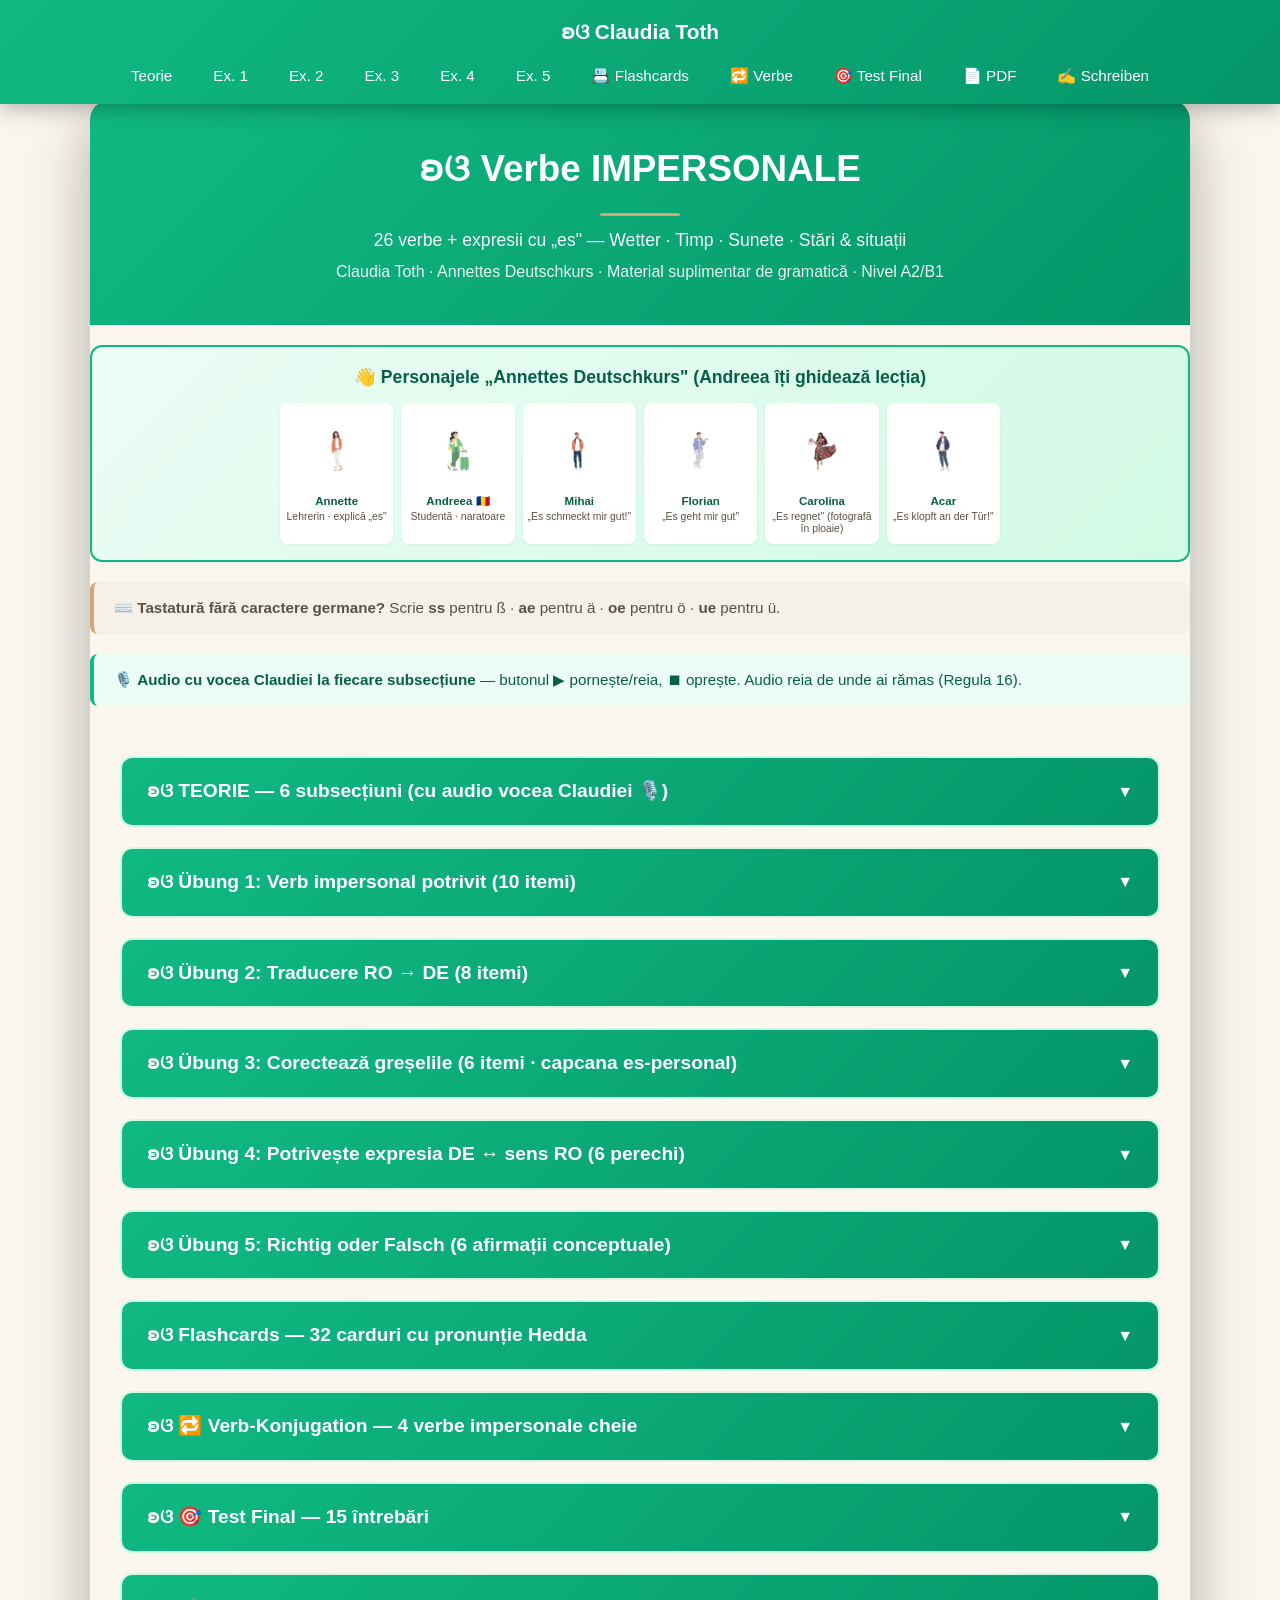
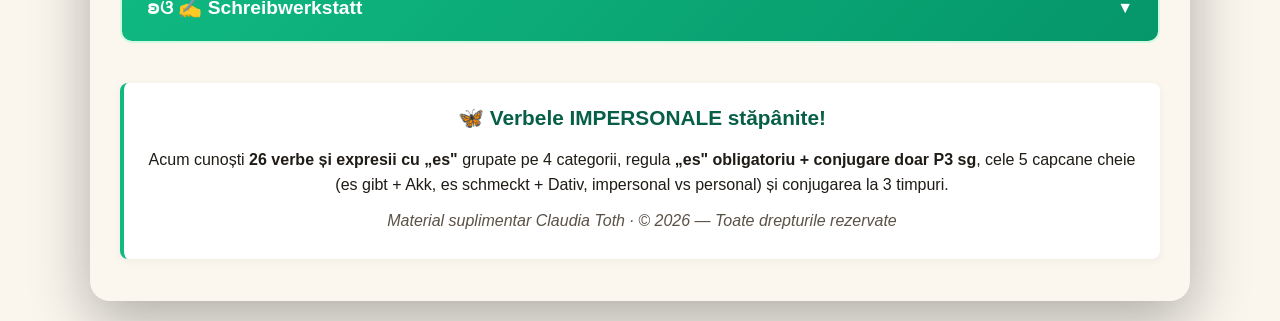
<file: index.html>
<!DOCTYPE html>
<html lang="ro">
<head>
    <meta charset="UTF-8">
    <meta name="viewport" content="width=device-width, initial-scale=1.0">
    <title>Verbe IMPERSONALE — Wetter + Sunete + Stări cu „es" · Claudia Toth</title>
    <meta name="description" content="Verbele impersonale în germană (A2/B1): 26 verbe + expresii cu „es" — Wetter (meteo), Timp & lumină, Sunete & senzații, Stări & situații generale + capcanele es gibt + Akk, es schmeckt + Dativ · Claudia Toth.">
    <meta property="og:title" content="Verbe IMPERSONALE · Claudia Toth · A2/B1">
    <meta property="og:description" content="26 verbe impersonale grupate pe 4 categorii — Annettes Deutschkurs A2/B1.">
    <meta property="og:type" content="website">
    <meta property="og:locale" content="ro_RO">
    <link rel="stylesheet" href="styles.css">
</head>
<body>
    <nav class="navbar">
        <a href="#top" class="navbar-logo">ʚଓ Claudia Toth</a>
        <ul class="navbar-menu">
            <li><a href="#teorie" onclick="openSection(0)">Teorie</a></li>
            <li><a href="#ex1" onclick="openSection(1)">Ex. 1</a></li>
            <li><a href="#ex2" onclick="openSection(2)">Ex. 2</a></li>
            <li><a href="#ex3" onclick="openSection(3)">Ex. 3</a></li>
            <li><a href="#ex4" onclick="openSection(4)">Ex. 4</a></li>
            <li><a href="#ex5" onclick="openSection(5)">Ex. 5</a></li>
            <li><a href="#flashcards" onclick="openSection(6)">📇 Flashcards</a></li>
            <li><a href="#verbe" onclick="openSection(7)">🔁 Verbe</a></li>
            <li><a href="#final-test" onclick="openSection(8)">🎯 Test Final</a></li>
            <li><a href="verbe-impersonale.pdf" download>📄 PDF</a></li>
            <li><a href="#schreibwerkstatt" onclick="openSection(9)">✍️ Schreiben</a></li>
        </ul>
    </nav>

    <div class="container" id="top">
        <div class="header">
            <h1>ʚଓ Verbe IMPERSONALE</h1>
            <p class="subtitle">26 verbe + expresii cu „es" — Wetter · Timp · Sunete · Stări & situații</p>
            <p>Claudia Toth · Annettes Deutschkurs · Material suplimentar de gramatică · Nivel A2/B1</p>
        </div>

        <div class="cast-banner">
            <h4>👋 Personajele „Annettes Deutschkurs" (Andreea îți ghidează lecția)</h4>
            <div class="cast-grid">
                <div class="cast-card"><img src="images/annette.png" alt="Annette"><div class="name">Annette</div><div class="detail">Lehrerin · explică „es"</div></div>
                <div class="cast-card"><img src="images/andreea.png" alt="Andreea"><div class="name">Andreea 🇷🇴</div><div class="detail">Studentă · naratoare</div></div>
                <div class="cast-card"><img src="images/mihai.png" alt="Mihai"><div class="name">Mihai</div><div class="detail">„Es schmeckt mir gut!"</div></div>
                <div class="cast-card"><img src="images/florian.png" alt="Florian"><div class="name">Florian</div><div class="detail">„Es geht mir gut"</div></div>
                <div class="cast-card"><img src="images/carolina.png" alt="Carolina"><div class="name">Carolina</div><div class="detail">„Es regnet" (fotografă în ploaie)</div></div>
                <div class="cast-card"><img src="images/acar.png" alt="Acar"><div class="name">Acar</div><div class="detail">„Es klopft an der Tür!"</div></div>
            </div>
        </div>

        <div style="background:#F5F0E8; border-left:4px solid #D4A574; padding:14px 20px; margin:20px 0; border-radius:8px;">
            <p style="margin:0; color:#5A5147; font-size:0.95rem;">⌨️ <strong>Tastatură fără caractere germane?</strong> Scrie <strong>ss</strong> pentru ß · <strong>ae</strong> pentru ä · <strong>oe</strong> pentru ö · <strong>ue</strong> pentru ü.</p>
        </div>

        <div style="background:#ecfdf5; border-left:4px solid #10b981; padding:14px 20px; margin:20px 0; border-radius:8px;">
            <p style="margin:0; color:#065f46; font-size:0.95rem;">🎙️ <strong>Audio cu vocea Claudiei la fiecare subsecțiune</strong> — butonul ▶ pornește/reia, ⏹ oprește. Audio reia de unde ai rămas (Regula 16).</p>
        </div>

        <div class="content">
            <div class="section" id="teorie">
                <div class="section-header" onclick="toggleMainSection(0)"><h3>ʚଓ TEORIE — 6 subsecțiuni (cu audio vocea Claudiei 🎙️)</h3><span class="arrow">▼</span></div>
                <div class="section-content" id="main-section-0"><div id="theory-container"></div></div>
            </div>

            <div class="section" id="ex1">
                <div class="section-header" onclick="toggleMainSection(1)"><h3>ʚଓ Übung 1: Verb impersonal potrivit (10 itemi)</h3><span class="arrow">▼</span></div>
                <div class="section-content" id="main-section-1">
                    <div id="ex1-container"></div>
                    <div class="btn-container">
                        <button class="btn btn-check" onclick="checkExercise(1)">✓ Verifica</button>
                        <button class="btn btn-reset" onclick="resetExercise(1)">↻ Reseteaza</button>
                    </div>
                    <div class="score" id="score-1"></div>
                </div>
            </div>
            <div class="section" id="ex2">
                <div class="section-header" onclick="toggleMainSection(2)"><h3>ʚଓ Übung 2: Traducere RO → DE (8 itemi)</h3><span class="arrow">▼</span></div>
                <div class="section-content" id="main-section-2">
                    <div id="ex2-container"></div>
                    <div class="btn-container">
                        <button class="btn btn-check" onclick="checkExercise(2)">✓ Verifica</button>
                        <button class="btn btn-reset" onclick="resetExercise(2)">↻ Reseteaza</button>
                    </div>
                    <div class="score" id="score-2"></div>
                </div>
            </div>
            <div class="section" id="ex3">
                <div class="section-header" onclick="toggleMainSection(3)"><h3>ʚଓ Übung 3: Corectează greșelile (6 itemi · capcana es-personal)</h3><span class="arrow">▼</span></div>
                <div class="section-content" id="main-section-3">
                    <div id="ex3-container"></div>
                    <div class="btn-container">
                        <button class="btn btn-check" onclick="checkExercise(3)">✓ Verifica</button>
                        <button class="btn btn-reset" onclick="resetExercise(3)">↻ Reseteaza</button>
                    </div>
                    <div class="score" id="score-3"></div>
                </div>
            </div>
            <div class="section" id="ex4">
                <div class="section-header" onclick="toggleMainSection(4)"><h3>ʚଓ Übung 4: Potrivește expresia DE ↔ sens RO (6 perechi)</h3><span class="arrow">▼</span></div>
                <div class="section-content" id="main-section-4">
                    <div id="ex4-container"></div>
                    <div class="btn-container">
                        <button class="btn btn-check" onclick="checkExercise(4)">✓ Verifica</button>
                        <button class="btn btn-reset" onclick="resetExercise(4)">↻ Reseteaza</button>
                    </div>
                    <div class="score" id="score-4"></div>
                </div>
            </div>
            <div class="section" id="ex5">
                <div class="section-header" onclick="toggleMainSection(5)"><h3>ʚଓ Übung 5: Richtig oder Falsch (6 afirmații conceptuale)</h3><span class="arrow">▼</span></div>
                <div class="section-content" id="main-section-5">
                    <div id="ex5-container"></div>
                    <div class="btn-container">
                        <button class="btn btn-check" onclick="checkExercise(5)">✓ Verifica</button>
                        <button class="btn btn-reset" onclick="resetExercise(5)">↻ Reseteaza</button>
                    </div>
                    <div class="score" id="score-5"></div>
                </div>
            </div>

            <div class="section" id="flashcards">
                <div class="section-header" onclick="toggleMainSection(6)"><h3>ʚଓ Flashcards — 32 carduri cu pronunție Hedda</h3><span class="arrow">▼</span></div>
                <div class="section-content" id="main-section-6"><div id="flashcards-container"></div></div>
            </div>

            <div class="section" id="verbe">
                <div class="section-header" onclick="toggleMainSection(7)"><h3>ʚଓ 🔁 Verb-Konjugation — 4 verbe impersonale cheie</h3><span class="arrow">▼</span></div>
                <div class="section-content" id="main-section-7"><div id="verbs-container"></div></div>
            </div>

            <div class="section" id="final-test">
                <div class="section-header" onclick="toggleMainSection(8)"><h3>ʚଓ 🎯 Test Final — 15 întrebări</h3><span class="arrow">▼</span></div>
                <div class="section-content" id="main-section-8"><div id="final-test-container"></div></div>
            </div>

            <div class="section" id="schreibwerkstatt">
                <div class="section-header" onclick="toggleMainSection(9)">
                    <h3>ʚଓ ✍️ Schreibwerkstatt</h3>
                    <span class="arrow">▼</span>
                </div>
                <div class="section-content" id="main-section-9">
                    <div class="theory-box" style="background:linear-gradient(135deg,#ecfdf5 0%,#d1fae5 100%); border-left:4px solid #10B981;">
                        <h4 style="color:#065f46;">✍️ Tema ta de scriere</h4>
                        <p>Scrie <strong>5–6 propoziții</strong> cu verbe impersonale cu „es" (vremea, senzații, es gibt).</p>
                    </div>
                    <div class="theory-box" style="background:#FBF7EF;">
                        <h4>💡 Întrebări care te ajută să începi</h4>
                        <ul style="margin:6px 0 0 18px; line-height:1.8;">
                            <li><strong>Wie ist das Wetter heute?</strong> (Cum e vremea azi? — es regnet …)</li>
                            <li><strong>Wie geht es dir?</strong> (Ce mai faci?)</li>
                            <li><strong>Was gibt es in deiner Stadt?</strong> (Ce e în orașul tău?)</li>
                            <li><strong>Gefällt es dir hier?</strong> (Îți place aici?)</li>
                        </ul>
                    </div>
                    <div class="theory-box" style="background:#F5F0E8; border-left:4px solid #D4A574;">
                        <h4>📝 Un model, ca să-ți fie mai ușor</h4>
                        <p style="color:#065f46;"><em>Heute regnet es und es ist kalt. Mir geht es gut, danke. In meiner Stadt gibt es viele Parks. Es gefällt mir hier sehr. Am Abend wird es früh dunkel.</em></p>
                        <p style="color:#5A5147; font-style:italic;">(Azi plouă și e frig. Mie îmi merge bine, mulțumesc. În orașul meu sunt multe parcuri. Îmi place mult aici. Seara se întunecă devreme.)</p>
                    </div>
                    <div style="text-align:center; margin-top:22px;">
                        <p style="color:#047857; margin-bottom:14px; font-size:1rem;">Când ești gata, trimite-mi textul tău. Îl citesc personal și îți răspund pe email cu corectările. 🦋</p>
                        <a href="https://forms.gle/V567TfijsNF528bo8" target="_blank" rel="noopener noreferrer" style="display:inline-block; background:#10B981; color:white; padding:14px 32px; border-radius:10px; text-decoration:none; font-weight:bold; font-size:1.05rem; box-shadow:0 2px 6px rgba(16,185,129,0.3);">✍️ Trimite textul Claudiei →</a>
                        <p style="color:#5A5147; font-size:0.78rem; margin-top:12px; font-style:italic;">ʚଓ Nu uita să-ți treci adresa de email în formular</p>
                    </div>
                </div>
            </div>

            <div class="theory-box" style="text-align: center; margin-top: 40px;">
                <p style="font-size: 1.3rem; font-weight: bold; color: #065f46;">🦋 Verbele IMPERSONALE stăpânite!</p>
                <p style="margin-top: 12px;">Acum cunoști <strong>26 verbe și expresii cu „es"</strong> grupate pe 4 categorii, regula <strong>„es" obligatoriu + conjugare doar P3 sg</strong>, cele 5 capcane cheie (es gibt + Akk, es schmeckt + Dativ, impersonal vs personal) și conjugarea la 3 timpuri.</p>
                <p style="margin-top: 10px; font-style: italic; color: #5A5147;">Material suplimentar Claudia Toth · © 2026 — Toate drepturile rezervate</p>
            </div>
        </div>
    </div>

    <script src="theory.js"></script>
    <script src="exercises.js"></script>
    <script src="flashcards.js"></script>
    <script src="verbs.js"></script>
    <script src="final-test.js"></script>
    <script src="main.js"></script>
</body>
</html>
</file>
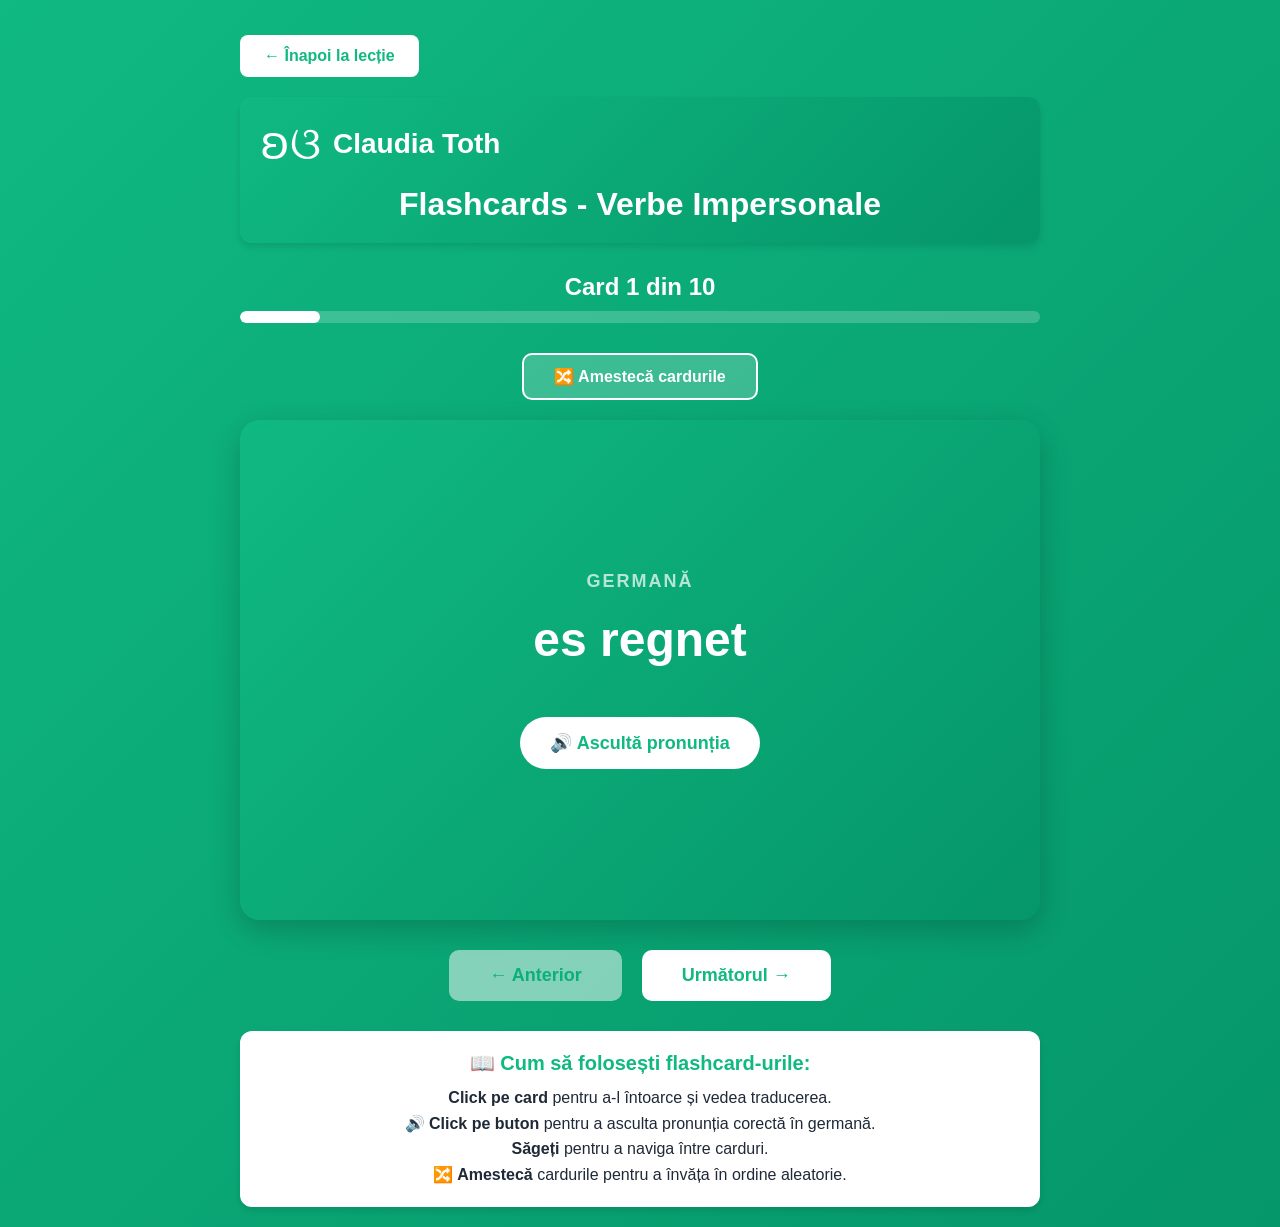
<file: flashcards (11).html>
<!DOCTYPE html>
<html lang="ro">
<head>
    <meta charset="UTF-8">
    <meta name="robots" content="noindex, nofollow">
    <meta name="viewport" content="width=device-width, initial-scale=1.0">
    <title>Flashcards - Verbe Impersonale</title>
    <style>
        * {
            margin: 0;
            padding: 0;
            box-sizing: border-box;
        }

        body {
            font-family: 'Segoe UI', Tahoma, Geneva, Verdana, sans-serif;
            background: linear-gradient(135deg, #10b981 0%, #059669 100%);
            min-height: 100vh;
            padding: 20px;
        }

        /* Header */
        .header {
            background: linear-gradient(135deg, #10b981 0%, #059669 100%);
            color: white;
            padding: 20px;
            border-radius: 12px;
            margin-bottom: 30px;
            box-shadow: 0 4px 6px rgba(0,0,0,0.1);
        }

        .logo-section {
            display: flex;
            align-items: center;
            gap: 12px;
            margin-bottom: 15px;
        }

        .butterfly {
            font-size: 45px;
        }

        .brand-name {
            font-size: 28px;
            font-weight: bold;
            color: white;
        }

        .header h1 {
            font-size: 32px;
            text-align: center;
            margin-top: 10px;
        }

        .back-btn {
            background: white;
            color: #10b981;
            border: none;
            padding: 12px 24px;
            border-radius: 8px;
            font-size: 16px;
            font-weight: 600;
            cursor: pointer;
            margin-top: 15px;
            transition: all 0.3s ease;
            text-decoration: none;
            display: inline-block;
        }

        .back-btn:hover {
            background: #f0fdf4;
            transform: translateY(-2px);
            box-shadow: 0 4px 12px rgba(0,0,0,0.15);
        }

        /* Container */
        .container {
            max-width: 800px;
            margin: 0 auto;
        }

        /* Progress */
        .progress-section {
            text-align: center;
            margin-bottom: 30px;
            color: white;
        }

        .progress-text {
            font-size: 24px;
            font-weight: bold;
            margin-bottom: 10px;
        }

        .progress-bar-container {
            background: rgba(255,255,255,0.2);
            height: 12px;
            border-radius: 6px;
            overflow: hidden;
        }

        .progress-bar {
            background: white;
            height: 100%;
            border-radius: 6px;
            transition: width 0.3s ease;
        }

        /* Card Container */
        .card-container {
            perspective: 1000px;
            margin-bottom: 30px;
        }

        .card {
            width: 100%;
            height: 500px;
            position: relative;
            transform-style: preserve-3d;
            transition: transform 0.6s;
            cursor: pointer;
        }

        .card.flipped {
            transform: rotateY(180deg);
        }

        .card-face {
            position: absolute;
            width: 100%;
            height: 100%;
            backface-visibility: hidden;
            border-radius: 20px;
            display: flex;
            flex-direction: column;
            justify-content: center;
            align-items: center;
            padding: 40px;
            box-shadow: 0 10px 30px rgba(0,0,0,0.2);
        }

        .card-front {
            background: linear-gradient(135deg, #10b981 0%, #059669 100%);
            color: white;
        }

        .card-back {
            background: white;
            color: #1f2937;
            transform: rotateY(180deg);
        }

        .card-label {
            font-size: 18px;
            font-weight: 600;
            opacity: 0.7;
            margin-bottom: 20px;
            text-transform: uppercase;
            letter-spacing: 2px;
        }

        .card-content {
            font-size: 48px;
            font-weight: bold;
            text-align: center;
            margin-bottom: 30px;
        }

        .card-back .card-content {
            color: #10b981;
        }

        .audio-btn {
            background: white;
            color: #10b981;
            border: none;
            padding: 15px 30px;
            border-radius: 50px;
            font-size: 18px;
            font-weight: 600;
            cursor: pointer;
            transition: all 0.3s ease;
            display: flex;
            align-items: center;
            gap: 10px;
            margin-top: 20px;
        }

        .audio-btn:hover {
            background: #f0fdf4;
            transform: scale(1.05);
            box-shadow: 0 5px 15px rgba(0,0,0,0.2);
        }

        .card-back .instruction {
            font-size: 20px;
            color: #6b7280;
            margin-top: 20px;
            text-align: center;
        }

        /* Navigation Buttons */
        .nav-buttons {
            display: flex;
            justify-content: center;
            gap: 20px;
            margin-bottom: 30px;
        }

        .nav-btn {
            background: white;
            color: #10b981;
            border: none;
            padding: 15px 40px;
            border-radius: 10px;
            font-size: 18px;
            font-weight: 600;
            cursor: pointer;
            transition: all 0.3s ease;
            min-width: 140px;
        }

        .nav-btn:hover:not(:disabled) {
            background: #f0fdf4;
            transform: translateY(-2px);
            box-shadow: 0 5px 15px rgba(0,0,0,0.2);
        }

        .nav-btn:disabled {
            opacity: 0.5;
            cursor: not-allowed;
        }

        /* Shuffle Button */
        .shuffle-btn {
            background: rgba(255,255,255,0.2);
            color: white;
            border: 2px solid white;
            padding: 12px 30px;
            border-radius: 10px;
            font-size: 16px;
            font-weight: 600;
            cursor: pointer;
            transition: all 0.3s ease;
            display: block;
            margin: 0 auto 20px;
        }

        .shuffle-btn:hover {
            background: white;
            color: #10b981;
        }

        /* Instructions */
        .instructions {
            background: white;
            padding: 20px;
            border-radius: 12px;
            text-align: center;
            color: #1f2937;
            box-shadow: 0 4px 6px rgba(0,0,0,0.1);
        }

        .instructions h3 {
            color: #10b981;
            margin-bottom: 10px;
            font-size: 20px;
        }

        .instructions p {
            font-size: 16px;
            line-height: 1.6;
        }

        /* Responsive */
        @media (max-width: 768px) {
            .card {
                height: 400px;
            }

            .card-content {
                font-size: 36px;
            }

            .nav-btn {
                padding: 12px 25px;
                font-size: 16px;
                min-width: 100px;
            }

            .header h1 {
                font-size: 24px;
            }

            .brand-name {
                font-size: 24px;
            }

            .butterfly {
                font-size: 36px;
            }
        }
    </style>
</head>
<body>
    <div class="container">
        <!-- Back to Lesson Button at Top -->
        <a href="index.html" class="back-btn" style="display: inline-block; margin-bottom: 20px;">← Înapoi la lecție</a>

        <!-- Header -->
        <div class="header">
            <div class="logo-section">
                <span class="butterfly">ʚଓ</span>
                <span class="brand-name">Claudia Toth</span>
            </div>
            <h1>Flashcards - Verbe Impersonale</h1>
        </div>

        <!-- Progress -->
        <div class="progress-section">
            <div class="progress-text" id="progress-text">Card 1 din 10</div>
            <div class="progress-bar-container">
                <div class="progress-bar" id="progress-bar"></div>
            </div>
        </div>

        <!-- Shuffle Button -->
        <button class="shuffle-btn" onclick="shuffleCards()">🔀 Amestecă cardurile</button>

        <!-- Card -->
        <div class="card-container">
            <div class="card" id="flashcard" onclick="flipCard()">
                <div class="card-face card-front">
                    <div class="card-label">Germană</div>
                    <div class="card-content" id="front-content">es regnet</div>
                    <button class="audio-btn" onclick="playAudio(event)">
                        🔊 Ascultă pronunția
                    </button>
                </div>
                <div class="card-face card-back">
                    <div class="card-label">Română</div>
                    <div class="card-content" id="back-content">plouă</div>
                    <div class="instruction">Click pentru a întoarce cardul</div>
                </div>
            </div>
        </div>

        <!-- Navigation -->
        <div class="nav-buttons">
            <button class="nav-btn" id="prev-btn" onclick="previousCard()">← Anterior</button>
            <button class="nav-btn" id="next-btn" onclick="nextCard()">Următorul →</button>
        </div>

        <!-- Instructions -->
        <div class="instructions">
            <h3>📖 Cum să folosești flashcard-urile:</h3>
            <p>
                <strong>Click pe card</strong> pentru a-l întoarce și vedea traducerea.<br>
                <strong>🔊 Click pe buton</strong> pentru a asculta pronunția corectă în germană.<br>
                <strong>Săgeți</strong> pentru a naviga între carduri.<br>
                <strong>🔀 Amestecă</strong> cardurile pentru a învăța în ordine aleatorie.
            </p>
        </div>
    </div>

    <script>
        // Flashcards data
        const flashcardsData = [
            { de: "es regnet", ro: "plouă" },
            { de: "es schneit", ro: "ninge" },
            { de: "es donnert", ro: "tună" },
            { de: "es blitzt", ro: "fulgeră" },
            { de: "es klingelt", ro: "sună (soneria)" },
            { de: "es gibt", ro: "există" },
            { de: "es friert", ro: "îngheață" },
            { de: "es riecht", ro: "miroase" },
            { de: "es wird dunkel", ro: "se întunecă" },
            { de: "es nebelt", ro: "e ceață" }
        ];

        let currentCardIndex = 0;
        let isFlipped = false;

        // Initialize
        function init() {
            updateCard();
            updateProgress();
            updateButtons();
        }

        // Update card content
        function updateCard() {
            const card = flashcardsData[currentCardIndex];
            document.getElementById('front-content').textContent = card.de;
            document.getElementById('back-content').textContent = card.ro;
            
            // Reset flip
            const flashcard = document.getElementById('flashcard');
            flashcard.classList.remove('flipped');
            isFlipped = false;
        }

        // Flip card
        function flipCard() {
            const flashcard = document.getElementById('flashcard');
            flashcard.classList.toggle('flipped');
            isFlipped = !isFlipped;
        }

        // Play audio using Text-to-Speech
        function playAudio(event) {
            event.stopPropagation();
            
            const card = flashcardsData[currentCardIndex];
            
            if ('speechSynthesis' in window) {
                window.speechSynthesis.cancel();
                
                const utterance = new SpeechSynthesisUtterance(card.de);
                utterance.lang = 'de-DE';
                utterance.rate = 0.75;
                utterance.pitch = 1.1;
                
                // Try to select German female voice
                const loadVoices = () => {
                    const voices = window.speechSynthesis.getVoices();
                    const germanFemaleVoice = voices.find(voice => 
                        voice.lang.includes('de') && voice.name.toLowerCase().includes('female')
                    ) || voices.find(voice => voice.lang.includes('de'));
                    
                    if (germanFemaleVoice) {
                        utterance.voice = germanFemaleVoice;
                    }
                    
                    window.speechSynthesis.speak(utterance);
                };

                // Load voices (needed for some browsers)
                if (window.speechSynthesis.getVoices().length === 0) {
                    window.speechSynthesis.addEventListener('voiceschanged', loadVoices);
                } else {
                    loadVoices();
                }
            } else {
                alert('Ne pare rău, browser-ul tău nu suportă funcția de pronunție audio.');
            }
        }

        // Next card
        function nextCard() {
            if (currentCardIndex < flashcardsData.length - 1) {
                currentCardIndex++;
                updateCard();
                updateProgress();
                updateButtons();
            }
        }

        // Previous card
        function previousCard() {
            if (currentCardIndex > 0) {
                currentCardIndex--;
                updateCard();
                updateProgress();
                updateButtons();
            }
        }

        // Update progress
        function updateProgress() {
            const progressText = document.getElementById('progress-text');
            const progressBar = document.getElementById('progress-bar');
            
            progressText.textContent = `Card ${currentCardIndex + 1} din ${flashcardsData.length}`;
            
            const percentage = ((currentCardIndex + 1) / flashcardsData.length) * 100;
            progressBar.style.width = percentage + '%';
        }

        // Update buttons state
        function updateButtons() {
            const prevBtn = document.getElementById('prev-btn');
            const nextBtn = document.getElementById('next-btn');
            
            prevBtn.disabled = currentCardIndex === 0;
            nextBtn.disabled = currentCardIndex === flashcardsData.length - 1;
        }

        // Shuffle cards
        function shuffleCards() {
            for (let i = flashcardsData.length - 1; i > 0; i--) {
                const j = Math.floor(Math.random() * (i + 1));
                [flashcardsData[i], flashcardsData[j]] = [flashcardsData[j], flashcardsData[i]];
            }
            currentCardIndex = 0;
            updateCard();
            updateProgress();
            updateButtons();
        }

        // Keyboard navigation
        document.addEventListener('keydown', (e) => {
            if (e.key === 'ArrowLeft') {
                previousCard();
            } else if (e.key === 'ArrowRight') {
                nextCard();
            } else if (e.key === ' ') {
                e.preventDefault();
                flipCard();
            }
        });

        // Initialize on load
        init();
    </script>
</body>
</html>
</file>
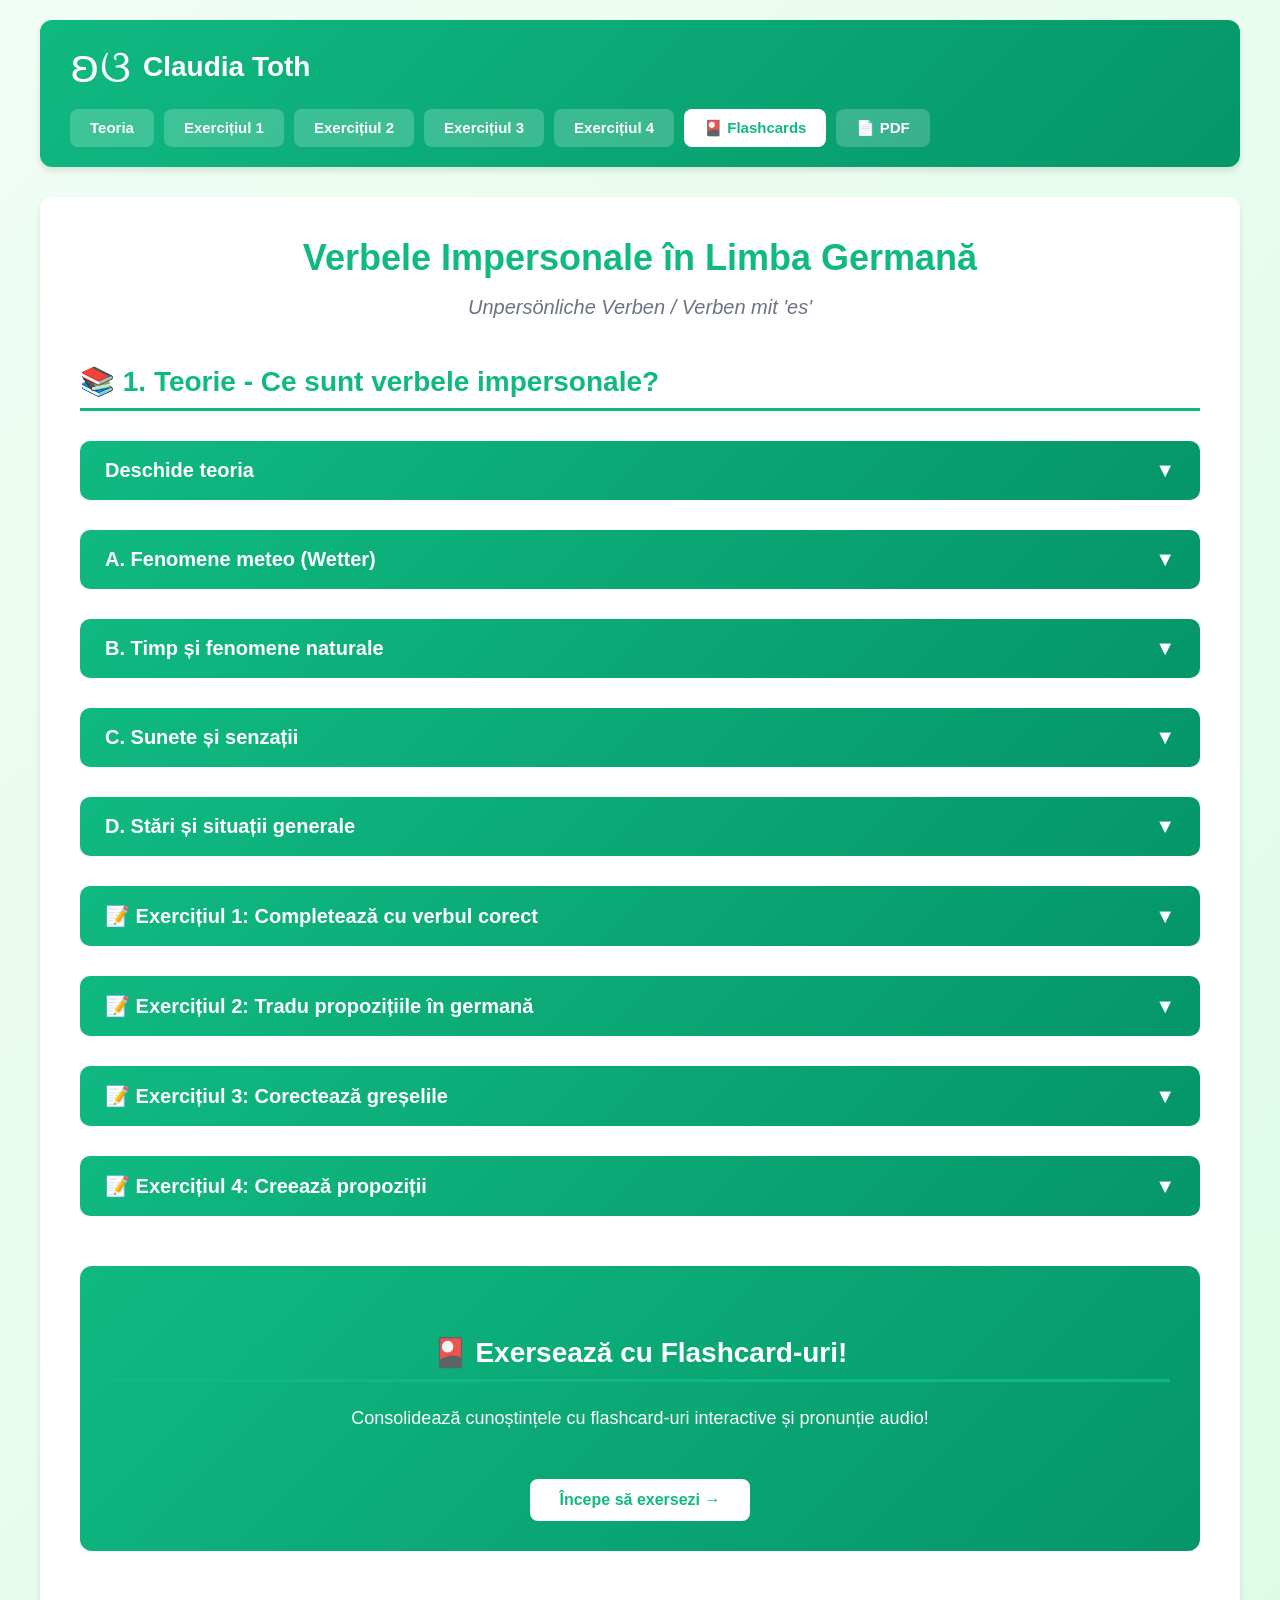
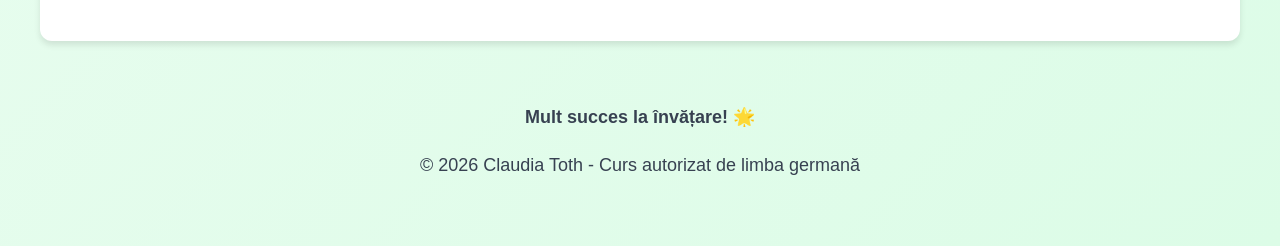
<file: index (11).html>
<!DOCTYPE html>
<html lang="ro">
<head>
    <meta charset="UTF-8">
    <meta name="robots" content="noindex, nofollow">
    <meta name="viewport" content="width=device-width, initial-scale=1.0">
    <title>Verbele Impersonale în Limba Germană</title>
    <style>
        * {
            margin: 0;
            padding: 0;
            box-sizing: border-box;
        }

        body {
            font-family: 'Segoe UI', Tahoma, Geneva, Verdana, sans-serif;
            background: linear-gradient(135deg, #f0fdf4 0%, #dcfce7 100%);
            min-height: 100vh;
            padding: 20px;
        }

        .container {
            max-width: 1200px;
            margin: 0 auto;
        }

        /* Header / Navbar */
        .header {
            background: linear-gradient(135deg, #10b981 0%, #059669 100%);
            color: white;
            padding: 20px 30px;
            border-radius: 12px;
            margin-bottom: 30px;
            box-shadow: 0 4px 6px rgba(0,0,0,0.1);
            position: sticky;
            top: 20px;
            z-index: 100;
        }

        .logo-section {
            display: flex;
            align-items: center;
            gap: 12px;
            margin-bottom: 15px;
        }

        .butterfly {
            font-size: 45px;
        }

        .brand-name {
            font-size: 28px;
            font-weight: bold;
            color: white;
        }

        .nav-buttons {
            display: flex;
            flex-wrap: wrap;
            gap: 10px;
            margin-top: 15px;
        }

        .nav-btn {
            background: rgba(255,255,255,0.2);
            color: white;
            border: none;
            padding: 10px 20px;
            border-radius: 8px;
            font-size: 15px;
            font-weight: 600;
            cursor: pointer;
            transition: all 0.3s ease;
            text-decoration: none;
        }

        .nav-btn:hover {
            background: white;
            color: #10b981;
            transform: translateY(-2px);
        }

        .flashcards-btn {
            background: white;
            color: #10b981;
        }

        .flashcards-btn:hover {
            background: rgba(255,255,255,0.9);
            transform: translateY(-2px) scale(1.05);
        }

        /* Content */
        .content {
            background: white;
            padding: 40px;
            border-radius: 12px;
            box-shadow: 0 4px 6px rgba(0,0,0,0.1);
            margin-bottom: 30px;
        }

        h1 {
            color: #10b981;
            font-size: 36px;
            margin-bottom: 10px;
            text-align: center;
        }

        h2 {
            color: #10b981;
            font-size: 28px;
            margin-top: 40px;
            margin-bottom: 20px;
            padding-bottom: 10px;
            border-bottom: 3px solid #10b981;
        }

        h3 {
            color: #10b981;
            font-size: 22px;
            margin-top: 30px;
            margin-bottom: 15px;
        }

        p {
            line-height: 1.8;
            margin-bottom: 15px;
            font-size: 18px;
            color: #374151;
        }

        .subtitle {
            text-align: center;
            font-style: italic;
            color: #6b7280;
            font-size: 20px;
            margin-bottom: 40px;
        }

        ul {
            margin-left: 30px;
            margin-bottom: 20px;
        }

        li {
            margin-bottom: 10px;
            line-height: 1.6;
            font-size: 18px;
            color: #374151;
        }

        .highlight {
            color: #10b981;
            font-weight: bold;
        }

        .example {
            background: #f0fdf4;
            padding: 15px;
            border-left: 4px solid #10b981;
            margin: 20px 0;
            border-radius: 8px;
        }

        /* Tables */
        .table-wrapper {
            overflow-x: auto;
            -webkit-overflow-scrolling: touch;
            margin: 20px 0;
            border-radius: 8px;
            box-shadow: 0 2px 8px rgba(0,0,0,0.1);
            position: relative;
        }

        .table-wrapper::after {
            content: '← Scroll →';
            position: absolute;
            bottom: 10px;
            right: 10px;
            background: rgba(16, 185, 129, 0.9);
            color: white;
            padding: 5px 10px;
            border-radius: 5px;
            font-size: 12px;
            font-weight: 600;
            pointer-events: none;
            opacity: 0;
            transition: opacity 0.3s ease;
        }

        @media (max-width: 768px) {
            .table-wrapper::after {
                opacity: 1;
            }
        }

        table {
            width: 100%;
            border-collapse: collapse;
            min-width: 600px;
        }

        th {
            background: linear-gradient(135deg, #10b981 0%, #059669 100%);
            color: white;
            padding: 15px;
            text-align: left;
            font-weight: 700;
            white-space: nowrap;
        }

        td {
            padding: 12px 15px;
            border-bottom: 1px solid #e2e8f0;
        }

        tr:hover {
            background: #f7fafc;
        }

        tr:last-child td {
            border-bottom: none;
        }

        /* Exercises */
        .exercise {
            background: #f9fafb;
            padding: 25px;
            border-radius: 12px;
            margin: 25px 0;
            border: 2px solid #e5e7eb;
        }

        .exercise-title {
            color: #10b981;
            font-size: 20px;
            font-weight: bold;
            margin-bottom: 15px;
        }

        .exercise-instruction {
            font-style: italic;
            color: #6b7280;
            margin-bottom: 20px;
        }

        .question {
            margin-bottom: 15px;
            font-size: 18px;
            line-height: 1.8;
        }

        .answer-input {
            width: 100%;
            padding: 10px;
            border: 2px solid #d1d5db;
            border-radius: 8px;
            font-size: 16px;
            margin-top: 8px;
            transition: all 0.3s ease;
            font-family: 'Segoe UI', Tahoma, Geneva, Verdana, sans-serif;
        }

        .answer-input:focus {
            outline: none;
            border-color: #10b981;
        }

        textarea.answer-input {
            resize: vertical;
            min-height: 60px;
        }

        .check-btn {
            background: #10b981;
            color: white;
            border: none;
            padding: 12px 30px;
            border-radius: 8px;
            font-size: 16px;
            font-weight: 600;
            cursor: pointer;
            margin-top: 20px;
            transition: all 0.3s ease;
        }

        .check-btn:hover {
            background: #059669;
            transform: translateY(-2px);
            box-shadow: 0 4px 12px rgba(16, 185, 129, 0.3);
        }

        .feedback {
            padding: 15px;
            border-radius: 8px;
            margin-top: 15px;
            font-weight: 600;
        }

        .feedback.correct {
            background: #d1fae5;
            color: #065f46;
            border: 2px solid #10b981;
        }

        .feedback.incorrect {
            background: #fee2e2;
            color: #991b1b;
            border: 2px solid #ef4444;
        }

        /* Dropdown sections */
        .dropdown-section {
            margin: 30px 0;
        }

        .dropdown-header {
            background: linear-gradient(135deg, #10b981 0%, #059669 100%);
            color: white;
            padding: 18px 25px;
            border-radius: 10px;
            cursor: pointer;
            display: flex;
            justify-content: space-between;
            align-items: center;
            font-size: 20px;
            font-weight: bold;
            transition: all 0.3s ease;
        }

        .dropdown-header:hover {
            transform: translateX(5px);
            box-shadow: 0 4px 12px rgba(16, 185, 129, 0.3);
        }

        .dropdown-content {
            display: none;
            padding: 25px;
            background: #f9fafb;
            border-radius: 0 0 10px 10px;
            margin-top: -10px;
        }

        .dropdown-content.active {
            display: block;
        }

        .arrow {
            transition: transform 0.3s ease;
        }

        .arrow.rotated {
            transform: rotate(180deg);
        }

        /* Back to Top Button */
        .back-to-top {
            position: fixed;
            bottom: 30px;
            right: 30px;
            background: linear-gradient(135deg, #10b981 0%, #059669 100%);
            color: white;
            width: 50px;
            height: 50px;
            border-radius: 50%;
            border: none;
            cursor: pointer;
            display: none;
            align-items: center;
            justify-content: center;
            font-size: 24px;
            box-shadow: 0 4px 12px rgba(16, 185, 129, 0.4);
            transition: all 0.3s ease;
            z-index: 999;
        }

        .back-to-top.show {
            display: flex;
        }

        .back-to-top:hover {
            transform: translateY(-5px);
            box-shadow: 0 6px 20px rgba(16, 185, 129, 0.6);
        }

        /* Audio Play Button */
        .audio-play-btn {
            background: linear-gradient(135deg, #10b981 0%, #059669 100%);
            color: white;
            border: none;
            padding: 12px 30px;
            border-radius: 25px;
            font-size: 16px;
            font-weight: 600;
            cursor: pointer;
            transition: all 0.3s ease;
            box-shadow: 0 4px 6px rgba(0,0,0,0.1);
        }

        .audio-play-btn:hover {
            transform: translateY(-2px);
            box-shadow: 0 6px 12px rgba(16, 185, 129, 0.4);
        }

        /* Footer */
        .footer {
            text-align: center;
            padding: 30px;
            color: #6b7280;
            font-size: 16px;
        }

        /* Responsive */
        @media (max-width: 768px) {
            .content {
                padding: 25px;
            }

            h1 {
                font-size: 28px;
            }

            h2 {
                font-size: 24px;
            }

            table {
                font-size: 14px;
            }

            th, td {
                padding: 10px 12px;
            }

            .nav-buttons {
                justify-content: center;
            }

            .brand-name {
                font-size: 24px;
            }

            .butterfly {
                font-size: 36px;
            }
        }
    </style>
</head>
<body>
    <div class="container">
        <!-- Header -->
        <div class="header">
            <div class="logo-section">
                <span class="butterfly">ʚଓ</span>
                <span class="brand-name">Claudia Toth</span>
            </div>
            
            <div class="nav-buttons">
                <a href="#teoria" class="nav-btn">Teoria</a>
                <a href="#exercitiul1" class="nav-btn">Exercițiul 1</a>
                <a href="#exercitiul2" class="nav-btn">Exercițiul 2</a>
                <a href="#exercitiul3" class="nav-btn">Exercițiul 3</a>
                <a href="#exercitiul4" class="nav-btn">Exercițiul 4</a>
                <a href="flashcards.html" class="nav-btn flashcards-btn">🎴 Flashcards</a>
                <a href="Verbe_Impersonale_Germana.pdf" class="nav-btn" target="_blank">📄 PDF</a>
            </div>
        </div>

        <!-- Main Content -->
        <div class="content">
            <h1>Verbele Impersonale în Limba Germană</h1>
            <p class="subtitle">Unpersönliche Verben / Verben mit 'es'</p>

            <!-- Theory Section -->
            <section id="teoria">
                <h2>📚 1. Teorie - Ce sunt verbele impersonale?</h2>
                
                <div class="dropdown-section">
                    <div class="dropdown-header" onclick="toggleDropdown('teoria-content')">
                        <span>Deschide teoria</span>
                        <span class="arrow" id="arrow-teoria-content">▼</span>
                    </div>
                    <div class="dropdown-content" id="teoria-content">
                        <!-- Audio Button for Theory -->
                        <div style="text-align: center; margin-bottom: 20px;">
                            <button class="audio-play-btn" onclick="playAudio('teoria')">
                                🔊 Ascultă teoria
                            </button>
                            <audio id="audio-teoria" src="audio_teoria.mp3"></audio>
                        </div>
                        <p>Verbele impersonale în limba germană sunt verbe care se conjugă numai la persoana a III-a singular și sunt întotdeauna însoțite de pronumele <span class="highlight">'es'</span>. Aceste verbe descriu în principal fenomene naturale, stări sau procese care nu au un subiect concret.</p>

                        <h3>Caracteristici principale:</h3>
                        <ul>
                            <li>Se folosesc întotdeauna cu pronumele <span class="highlight">'es'</span> ca subiect formal</li>
                            <li>Nu pot avea un alt subiect în propoziție</li>
                            <li>Se conjugă doar la persoana a III-a singular</li>
                            <li>Descriu fenomene naturale, vremea, sunete din natură, stări generale</li>
                            <li>'Es' nu poate fi înlocuit cu alt pronume și nu se referă la nimic anume</li>
                        </ul>

                        <h3>Structura propoziției:</h3>
                        <div class="example">
                            <strong>Es</strong> + <strong>verb (conjugat la pers. a III-a sg.)</strong> + (complement)
                            <br><br>
                            <strong>Exemplu:</strong> <span class="highlight">Es regnet</span> heute. → Plouă astăzi.
                        </div>
                    </div>
                </div>

                <div class="dropdown-section" style="margin-top: 20px;">
                    <div class="dropdown-header" onclick="toggleDropdown('table-a')">
                        <span>A. Fenomene meteo (Wetter)</span>
                        <span class="arrow" id="arrow-table-a">▼</span>
                    </div>
                    <div class="dropdown-content" id="table-a">
                        <!-- Audio Button for Table A -->
                        <div style="text-align: center; margin-bottom: 20px;">
                            <button class="audio-play-btn" onclick="playAudio('table-a')">
                                🔊 Ascultă vocabularul meteo
                            </button>
                            <audio id="audio-table-a" src="audio_table_a.mp3"></audio>
                        </div>
                        <div class="table-wrapper">
                            <table>
                                <tr>
                                    <th>Verbul</th>
                                    <th>Traducere</th>
                                    <th>Exemplu în germană</th>
                                    <th>Traducere în română</th>
                                </tr>
                                <tr>
                                    <td><strong>es regnet</strong></td>
                                    <td>plouă</td>
                                    <td>Es regnet stark.</td>
                                    <td>Plouă tare.</td>
                                </tr>
                                <tr>
                                    <td><strong>es schneit</strong></td>
                                    <td>ninge</td>
                                    <td>Es schneit den ganzen Tag.</td>
                                    <td>Ninge toată ziua.</td>
                                </tr>
                                <tr>
                                    <td><strong>es hagelt</strong></td>
                                    <td>cade grindină</td>
                                    <td>Es hagelt im Sommer.</td>
                                    <td>Cade grindină vara.</td>
                                </tr>
                                <tr>
                                    <td><strong>es donnert</strong></td>
                                    <td>tună</td>
                                    <td>Es donnert und blitzt.</td>
                                    <td>Tună și fulgeră.</td>
                                </tr>
                                <tr>
                                    <td><strong>es blitzt</strong></td>
                                    <td>fulgeră</td>
                                    <td>Es blitzt am Himmel.</td>
                                    <td>Fulgeră pe cer.</td>
                                </tr>
                                <tr>
                                    <td><strong>es friert</strong></td>
                                    <td>îngheață</td>
                                    <td>Es friert nachts.</td>
                                    <td>Îngheață noaptea.</td>
                                </tr>
                                <tr>
                                    <td><strong>es taut</strong></td>
                                    <td>se dezgheață</td>
                                    <td>Es taut langsam.</td>
                                    <td>Se dezgheață încet.</td>
                                </tr>
                                <tr>
                                    <td><strong>es nieselt</strong></td>
                                    <td>burniță</td>
                                    <td>Es nieselt den ganzen Tag.</td>
                                    <td>Burniță toată ziua.</td>
                                </tr>
                                <tr>
                                    <td><strong>es stürmt</strong></td>
                                    <td>e furtună</td>
                                    <td>Es stürmt draußen.</td>
                                    <td>E furtună afară.</td>
                                </tr>
                                <tr>
                                    <td><strong>es nebelt</strong></td>
                                    <td>e ceață</td>
                                    <td>Es nebelt morgens.</td>
                                    <td>E ceață dimineața.</td>
                                </tr>
                            </table>
                        </div>
                    </div>
                </div>

                <div class="dropdown-section" style="margin-top: 20px;">
                    <div class="dropdown-header" onclick="toggleDropdown('table-b')">
                        <span>B. Timp și fenomene naturale</span>
                        <span class="arrow" id="arrow-table-b">▼</span>
                    </div>
                    <div class="dropdown-content" id="table-b">
                        <!-- Audio Button for Table B -->
                        <div style="text-align: center; margin-bottom: 20px;">
                            <button class="audio-play-btn" onclick="playAudio('table-b')">
                                🔊 Ascultă vocabularul timp
                            </button>
                            <audio id="audio-table-b" src="audio_table_b.mp3"></audio>
                        </div>
                        <div class="table-wrapper">
                            <table>
                                <tr>
                                    <th>Verbul</th>
                                    <th>Traducere</th>
                                    <th>Exemplu în germană</th>
                                    <th>Traducere în română</th>
                                </tr>
                                <tr>
                                    <td><strong>es wird hell</strong></td>
                                    <td>se luminează</td>
                                    <td>Es wird hell am Morgen.</td>
                                    <td>Se luminează dimineața.</td>
                                </tr>
                                <tr>
                                    <td><strong>es wird dunkel</strong></td>
                                    <td>se întunecă</td>
                                    <td>Es wird dunkel am Abend.</td>
                                    <td>Se întunecă seara.</td>
                                </tr>
                                <tr>
                                    <td><strong>es dämmert</strong></td>
                                    <td>se înserează</td>
                                    <td>Es dämmert schon.</td>
                                    <td>Deja se înserează.</td>
                                </tr>
                                <tr>
                                    <td><strong>es tagt</strong></td>
                                    <td>se luminează (de ziuă)</td>
                                    <td>Es tagt bald.</td>
                                    <td>Se luminează curând.</td>
                                </tr>
                            </table>
                        </div>
                    </div>
                </div>

                <div class="dropdown-section" style="margin-top: 20px;">
                    <div class="dropdown-header" onclick="toggleDropdown('table-c')">
                        <span>C. Sunete și senzații</span>
                        <span class="arrow" id="arrow-table-c">▼</span>
                    </div>
                    <div class="dropdown-content" id="table-c">
                        <!-- Audio Button for Table C -->
                        <div style="text-align: center; margin-bottom: 20px;">
                            <button class="audio-play-btn" onclick="playAudio('table-c')">
                                🔊 Ascultă vocabularul sunete
                            </button>
                            <audio id="audio-table-c" src="audio_table_c.mp3"></audio>
                        </div>
                        <div class="table-wrapper">
                            <table>
                                <tr>
                                    <th>Verbul</th>
                                    <th>Traducere</th>
                                    <th>Exemplu în germană</th>
                                    <th>Traducere în română</th>
                                </tr>
                                <tr>
                                    <td><strong>es klopft</strong></td>
                                    <td>se bate (la ușă)</td>
                                    <td>Es klopft an der Tür.</td>
                                    <td>Se bate la ușă.</td>
                                </tr>
                                <tr>
                                    <td><strong>es klingelt</strong></td>
                                    <td>sună (soneria)</td>
                                    <td>Es klingelt an der Tür.</td>
                                    <td>Sună soneria la ușă.</td>
                                </tr>
                                <tr>
                                    <td><strong>es riecht</strong></td>
                                    <td>miroase</td>
                                    <td>Es riecht nach Blumen.</td>
                                    <td>Miroase a flori.</td>
                                </tr>
                                <tr>
                                    <td><strong>es schmeckt</strong></td>
                                    <td>gustă</td>
                                    <td>Es schmeckt gut.</td>
                                    <td>Gustă bine.</td>
                                </tr>
                                <tr>
                                    <td><strong>es brennt</strong></td>
                                    <td>arde</td>
                                    <td>Es brennt im Haus!</td>
                                    <td>Arde în casă!</td>
                                </tr>
                                <tr>
                                    <td><strong>es läutet</strong></td>
                                    <td>sună (clopotul)</td>
                                    <td>Es läutet zur Pause.</td>
                                    <td>Sună la pauză.</td>
                                </tr>
                            </table>
                        </div>
                    </div>
                </div>

                <div class="dropdown-section" style="margin-top: 20px;">
                    <div class="dropdown-header" onclick="toggleDropdown('table-d')">
                        <span>D. Stări și situații generale</span>
                        <span class="arrow" id="arrow-table-d">▼</span>
                    </div>
                    <div class="dropdown-content" id="table-d">
                        <!-- Audio Button for Table D -->
                        <div style="text-align: center; margin-bottom: 20px;">
                            <button class="audio-play-btn" onclick="playAudio('table-d')">
                                🔊 Ascultă vocabularul stări
                            </button>
                            <audio id="audio-table-d" src="audio_table_d.mp3"></audio>
                        </div>
                        <div class="table-wrapper">
                            <table>
                                <tr>
                                    <th>Verbul</th>
                                    <th>Traducere</th>
                                    <th>Exemplu în germană</th>
                                    <th>Traducere în română</th>
                                </tr>
                                <tr>
                                    <td><strong>es geht</strong></td>
                                    <td>merge (situația)</td>
                                    <td>Es geht mir gut.</td>
                                    <td>Îmi merge bine.</td>
                                </tr>
                                <tr>
                                    <td><strong>es gibt</strong></td>
                                    <td>există</td>
                                    <td>Es gibt viele Menschen.</td>
                                    <td>Există mulți oameni.</td>
                                </tr>
                                <tr>
                                    <td><strong>es fehlt</strong></td>
                                    <td>lipsește</td>
                                    <td>Es fehlt mir an Zeit.</td>
                                    <td>Îmi lipsește timpul.</td>
                                </tr>
                                <tr>
                                    <td><strong>es handelt sich</strong></td>
                                    <td>e vorba despre</td>
                                    <td>Es handelt sich um ein Problem.</td>
                                    <td>E vorba despre o problemă.</td>
                                </tr>
                                <tr>
                                    <td><strong>es kommt darauf an</strong></td>
                                    <td>depinde</td>
                                    <td>Es kommt auf dich an.</td>
                                    <td>Depinde de tine.</td>
                                </tr>
                            </table>
                        </div>
                    </div>
                </div>
            </section>

            <!-- Exercise 1 -->
            <section id="exercitiul1">
                <div class="dropdown-section">
                    <div class="dropdown-header" onclick="toggleDropdown('ex1')">
                        <span>📝 Exercițiul 1: Completează cu verbul corect</span>
                        <span class="arrow" id="arrow-ex1">▼</span>
                    </div>
                    <div class="dropdown-content" id="ex1">
                        <div class="exercise">
                            <p class="exercise-instruction">Instrucțiuni: Alege verbul impersonal potrivit pentru fiecare propoziție.</p>
                            
                            <div class="question">
                                1. Im Winter __________ oft. (ninge)
                                <input type="text" class="answer-input" id="ex1-q1" placeholder="Răspunsul tău">
                                <div class="answer-display" id="answer-ex1-q1" style="margin-top: 10px; color: #10b981; font-weight: bold; display: none;">
                                    ✓ Răspuns corect: schneit es
                                </div>
                            </div>
                            
                            <div class="question">
                                2. Hörst du? __________ an der Tür! (sună soneria)
                                <input type="text" class="answer-input" id="ex1-q2" placeholder="Răspunsul tău">
                                <div class="answer-display" id="answer-ex1-q2" style="margin-top: 10px; color: #10b981; font-weight: bold; display: none;">
                                    ✓ Răspuns corect: Es klingelt
                                </div>
                            </div>
                            
                            <div class="question">
                                3. Vorsicht! __________ ! (tună)
                                <input type="text" class="answer-input" id="ex1-q3" placeholder="Răspunsul tău">
                                <div class="answer-display" id="answer-ex1-q3" style="margin-top: 10px; color: #10b981; font-weight: bold; display: none;">
                                    ✓ Răspuns corect: Es donnert
                                </div>
                            </div>
                            
                            <div class="question">
                                4. Am Abend __________ früh. (se întunecă)
                                <input type="text" class="answer-input" id="ex1-q4" placeholder="Răspunsul tău">
                                <div class="answer-display" id="answer-ex1-q4" style="margin-top: 10px; color: #10b981; font-weight: bold; display: none;">
                                    ✓ Răspuns corect: wird es dunkel
                                </div>
                            </div>
                            
                            <div class="question">
                                5. In der Küche __________ nach Pizza. (miroase)
                                <input type="text" class="answer-input" id="ex1-q5" placeholder="Răspunsul tău">
                                <div class="answer-display" id="answer-ex1-q5" style="margin-top: 10px; color: #10b981; font-weight: bold; display: none;">
                                    ✓ Răspuns corect: riecht es
                                </div>
                            </div>

                            <div class="question">
                                6. Morgen __________ stark. (plouă)
                                <input type="text" class="answer-input" id="ex1-q6" placeholder="Răspunsul tău">
                                <div class="answer-display" id="answer-ex1-q6" style="margin-top: 10px; color: #10b981; font-weight: bold; display: none;">
                                    ✓ Răspuns corect: regnet es
                                </div>
                            </div>

                            <div class="question">
                                7. Im Herbst __________ oft. (e ceață)
                                <input type="text" class="answer-input" id="ex1-q7" placeholder="Răspunsul tău">
                                <div class="answer-display" id="answer-ex1-q7" style="margin-top: 10px; color: #10b981; font-weight: bold; display: none;">
                                    ✓ Răspuns corect: nebelt es
                                </div>
                            </div>

                            <div class="question">
                                8. Bei minus 10 Grad __________ . (îngheață)
                                <input type="text" class="answer-input" id="ex1-q8" placeholder="Răspunsul tău">
                                <div class="answer-display" id="answer-ex1-q8" style="margin-top: 10px; color: #10b981; font-weight: bold; display: none;">
                                    ✓ Răspuns corect: gefriert es
                                </div>
                            </div>

                            <div class="question">
                                9. In diesem Restaurant __________ viele Gerichte. (există)
                                <input type="text" class="answer-input" id="ex1-q9" placeholder="Răspunsul tău">
                                <div class="answer-display" id="answer-ex1-q9" style="margin-top: 10px; color: #10b981; font-weight: bold; display: none;">
                                    ✓ Răspuns corect: gibt es
                                </div>
                            </div>

                            <div class="question">
                                10. Beim Gewitter __________ und __________ . (tună și fulgeră)
                                <input type="text" class="answer-input" id="ex1-q10" placeholder="Răspunsul tău">
                                <div class="answer-display" id="answer-ex1-q10" style="margin-top: 10px; color: #10b981; font-weight: bold; display: none;">
                                    ✓ Răspuns corect: donnert es und blitzt es
                                </div>
                            </div>
                            
                            <div style="display: flex; gap: 15px; margin-top: 30px;">
                                <button class="check-btn" onclick="verifyAnswers('ex1', 10)">✓ Verifică răspunsurile</button>
                                <button class="check-btn" style="background: #6b7280;" onclick="resetExercise('ex1', 10)">↻ Resetează</button>
                            </div>
                            <div id="result-ex1" class="feedback" style="display:none; margin-top: 20px;"></div>
                        </div>
                    </div>
                </div>
            </section>

            <!-- Exercise 2 -->
            <section id="exercitiul2">
                <div class="dropdown-section">
                    <div class="dropdown-header" onclick="toggleDropdown('ex2')">
                        <span>📝 Exercițiul 2: Tradu propozițiile în germană</span>
                        <span class="arrow" id="arrow-ex2">▼</span>
                    </div>
                    <div class="dropdown-content" id="ex2">
                        <div class="exercise">
                            <p class="exercise-instruction">Instrucțiuni: Tradu următoarele propoziții folosind verbe impersonale.</p>
                            
                            <div class="question">
                                1. Plouă tare afară.
                                <input type="text" class="answer-input" id="ex2-q1" placeholder="Răspunsul tău">
                                <div class="answer-display" id="answer-ex2-q1" style="margin-top: 10px; color: #10b981; font-weight: bold; display: none;">
                                    ✓ Răspuns corect: Es regnet stark draußen.
                                </div>
                            </div>
                            
                            <div class="question">
                                2. Sună la ușă.
                                <input type="text" class="answer-input" id="ex2-q2" placeholder="Răspunsul tău">
                                <div class="answer-display" id="answer-ex2-q2" style="margin-top: 10px; color: #10b981; font-weight: bold; display: none;">
                                    ✓ Răspuns corect: Es klingelt an der Tür.
                                </div>
                            </div>
                            
                            <div class="question">
                                3. Se întunecă deja.
                                <input type="text" class="answer-input" id="ex2-q3" placeholder="Răspunsul tău">
                                <div class="answer-display" id="answer-ex2-q3" style="margin-top: 10px; color: #10b981; font-weight: bold; display: none;">
                                    ✓ Răspuns corect: Es wird schon dunkel.
                                </div>
                            </div>
                            
                            <div class="question">
                                4. Miroase a cafea.
                                <input type="text" class="answer-input" id="ex2-q4" placeholder="Răspunsul tău">
                                <div class="answer-display" id="answer-ex2-q4" style="margin-top: 10px; color: #10b981; font-weight: bold; display: none;">
                                    ✓ Răspuns corect: Es riecht nach Kaffee.
                                </div>
                            </div>
                            
                            <div class="question">
                                5. Există multe posibilități.
                                <input type="text" class="answer-input" id="ex2-q5" placeholder="Răspunsul tău">
                                <div class="answer-display" id="answer-ex2-q5" style="margin-top: 10px; color: #10b981; font-weight: bold; display: none;">
                                    ✓ Răspuns corect: Es gibt viele Möglichkeiten.
                                </div>
                            </div>
                            
                            <div style="display: flex; gap: 15px; margin-top: 30px;">
                                <button class="check-btn" onclick="verifyAnswers('ex2', 5)">✓ Verifică răspunsurile</button>
                                <button class="check-btn" style="background: #6b7280;" onclick="resetExercise('ex2', 5)">↻ Resetează</button>
                            </div>
                            <div id="result-ex2" class="feedback" style="display:none; margin-top: 20px;"></div>
                        </div>
                    </div>
                </div>
            </section>

            <!-- Exercise 3 -->
            <section id="exercitiul3">
                <div class="dropdown-section">
                    <div class="dropdown-header" onclick="toggleDropdown('ex3')">
                        <span>📝 Exercițiul 3: Corectează greșelile</span>
                        <span class="arrow" id="arrow-ex3">▼</span>
                    </div>
                    <div class="dropdown-content" id="ex3">
                        <div class="exercise">
                            <p class="exercise-instruction">Instrucțiuni: Identifică și corectează greșelile din propozițiile de mai jos.</p>
                            
                            <div class="question">
                                1. Er schneit heute.
                                <input type="text" class="answer-input" id="ex3-q1" placeholder="Răspunsul tău">
                                <div class="answer-display" id="answer-ex3-q1" style="margin-top: 10px; color: #10b981; font-weight: bold; display: none;">
                                    ✓ Răspuns corect: Es schneit heute.
                                </div>
                            </div>
                            
                            <div class="question">
                                2. Sie regnet stark.
                                <input type="text" class="answer-input" id="ex3-q2" placeholder="Răspunsul tău">
                                <div class="answer-display" id="answer-ex3-q2" style="margin-top: 10px; color: #10b981; font-weight: bold; display: none;">
                                    ✓ Răspuns corect: Es regnet stark.
                                </div>
                            </div>
                            
                            <div class="question">
                                3. Ich donnert laut.
                                <input type="text" class="answer-input" id="ex3-q3" placeholder="Răspunsul tău">
                                <div class="answer-display" id="answer-ex3-q3" style="margin-top: 10px; color: #10b981; font-weight: bold; display: none;">
                                    ✓ Răspuns corect: Es donnert laut.
                                </div>
                            </div>
                            
                            <div class="question">
                                4. Du klingelst an der Tür.
                                <input type="text" class="answer-input" id="ex3-q4" placeholder="Răspunsul tău">
                                <div class="answer-display" id="answer-ex3-q4" style="margin-top: 10px; color: #10b981; font-weight: bold; display: none;">
                                    ✓ Răspuns corect: Es klingelt an der Tür.
                                </div>
                            </div>
                            
                            <div class="question">
                                5. Wir frieren nachts.
                                <input type="text" class="answer-input" id="ex3-q5" placeholder="Răspunsul tău">
                                <div class="answer-display" id="answer-ex3-q5" style="margin-top: 10px; color: #10b981; font-weight: bold; display: none;">
                                    ✓ Răspuns corect: Es friert nachts.
                                </div>
                            </div>
                            
                            <div style="display: flex; gap: 15px; margin-top: 30px;">
                                <button class="check-btn" onclick="verifyAnswers('ex3', 5)">✓ Verifică răspunsurile</button>
                                <button class="check-btn" style="background: #6b7280;" onclick="resetExercise('ex3', 5)">↻ Resetează</button>
                            </div>
                            <div id="result-ex3" class="feedback" style="display:none; margin-top: 20px;"></div>
                        </div>
                    </div>
                </div>
            </section>

            <!-- Exercise 4 -->
            <section id="exercitiul4">
                <div class="dropdown-section">
                    <div class="dropdown-header" onclick="toggleDropdown('ex4')">
                        <span>📝 Exercițiul 4: Creează propoziții</span>
                        <span class="arrow" id="arrow-ex4">▼</span>
                    </div>
                    <div class="dropdown-content" id="ex4">
                        <div class="exercise">
                            <p class="exercise-instruction">Instrucțiuni: Creează câte o propoziție completă folosind următoarele verbe impersonale.</p>
                            
                            <div class="question">
                                1. es hagelt
                                <textarea class="answer-input" id="ex4-q1" placeholder="Scrie propoziția ta aici..." rows="2"></textarea>
                                <div class="answer-display" id="answer-ex4-q1" style="margin-top: 10px; color: #10b981; font-weight: bold; display: none;">
                                    ✓ Exemplu de răspuns: Es hagelt im Sommer selten.
                                </div>
                            </div>
                            
                            <div class="question">
                                2. es riecht
                                <textarea class="answer-input" id="ex4-q2" placeholder="Scrie propoziția ta aici..." rows="2"></textarea>
                                <div class="answer-display" id="answer-ex4-q2" style="margin-top: 10px; color: #10b981; font-weight: bold; display: none;">
                                    ✓ Exemplu de răspuns: Es riecht nach frischem Brot in der Bäckerei.
                                </div>
                            </div>
                            
                            <div class="question">
                                3. es taut
                                <textarea class="answer-input" id="ex4-q3" placeholder="Scrie propoziția ta aici..." rows="2"></textarea>
                                <div class="answer-display" id="answer-ex4-q3" style="margin-top: 10px; color: #10b981; font-weight: bold; display: none;">
                                    ✓ Exemplu de răspuns: Es taut im Frühling.
                                </div>
                            </div>
                            
                            <div class="question">
                                4. es dämmert
                                <textarea class="answer-input" id="ex4-q4" placeholder="Scrie propoziția ta aici..." rows="2"></textarea>
                                <div class="answer-display" id="answer-ex4-q4" style="margin-top: 10px; color: #10b981; font-weight: bold; display: none;">
                                    ✓ Exemplu de răspuns: Es dämmert schon am Nachmittag.
                                </div>
                            </div>
                            
                            <div class="question">
                                5. es gibt
                                <textarea class="answer-input" id="ex4-q5" placeholder="Scrie propoziția ta aici..." rows="2"></textarea>
                                <div class="answer-display" id="answer-ex4-q5" style="margin-top: 10px; color: #10b981; font-weight: bold; display: none;">
                                    ✓ Exemplu de răspuns: Es gibt heute keine Hausaufgaben.
                                </div>
                            </div>
                            
                            <div style="display: flex; gap: 15px; margin-top: 30px;">
                                <button class="check-btn" onclick="checkCreativeExercise('ex4')">✓ Am terminat</button>
                                <button class="check-btn" style="background: #6b7280;" onclick="resetExercise('ex4', 5)">↻ Resetează</button>
                            </div>
                            <div id="result-ex4" class="feedback" style="display:none; margin-top: 20px;"></div>
                        </div>
                    </div>
                </div>
            </section>

            <!-- Call to Action -->
            <div style="text-align: center; margin: 50px 0; padding: 30px; background: linear-gradient(135deg, #10b981 0%, #059669 100%); border-radius: 12px;">
                <h2 style="color: white; margin-bottom: 20px;">🎴 Exersează cu Flashcard-uri!</h2>
                <p style="color: white; font-size: 18px; margin-bottom: 25px;">Consolidează cunoștințele cu flashcard-uri interactive și pronunție audio!</p>
                <a href="flashcards.html" class="check-btn" style="background: white; color: #10b981; text-decoration: none; display: inline-block;">
                    Începe să exersezi →
                </a>
            </div>
        </div>

        <!-- Footer -->
        <div class="footer">
            <p><strong>Mult succes la învățare! 🌟</strong></p>
            <p>© 2026 Claudia Toth - Curs autorizat de limba germană</p>
        </div>

        <!-- Back to Top Button -->
        <button class="back-to-top" id="backToTop" onclick="scrollToTop()">
            ↑
        </button>
    </div>

    <script>
        // Audio playback function
        function playAudio(id) {
            const audio = document.getElementById('audio-' + id);
            if (audio) {
                audio.play();
            }
        }

        function toggleDropdown(id) {
            const content = document.getElementById(id);
            const arrow = document.getElementById('arrow-' + id);
            
            content.classList.toggle('active');
            arrow.classList.toggle('rotated');
        }

        // Verify answers function
        function verifyAnswers(exerciseId, numQuestions) {
            let allFilled = true;
            
            for (let i = 1; i <= numQuestions; i++) {
                const input = document.getElementById(`${exerciseId}-q${i}`);
                if (!input.value.trim()) {
                    allFilled = false;
                    break;
                }
            }
            
            const resultDiv = document.getElementById(`result-${exerciseId}`);
            
            if (allFilled) {
                // Show all answers
                for (let i = 1; i <= numQuestions; i++) {
                    const answerDiv = document.getElementById(`answer-${exerciseId}-q${i}`);
                    if (answerDiv) {
                        answerDiv.style.display = 'block';
                    }
                }
                
                resultDiv.className = 'feedback correct';
                resultDiv.innerHTML = '<strong>✓ Excelent!</strong> Ai completat toate răspunsurile. Verifică fiecare răspuns cu soluția corectă de mai sus!';
                resultDiv.style.display = 'block';
            } else {
                resultDiv.className = 'feedback incorrect';
                resultDiv.innerHTML = '<strong>⚠ Atenție!</strong> Te rog să completezi toate răspunsurile înainte de verificare.';
                resultDiv.style.display = 'block';
            }
        }

        // Check creative exercise (Exercise 4)
        function checkCreativeExercise(exerciseId) {
            let allFilled = true;
            
            for (let i = 1; i <= 5; i++) {
                const input = document.getElementById(`${exerciseId}-q${i}`);
                if (!input.value.trim()) {
                    allFilled = false;
                    break;
                }
            }
            
            const resultDiv = document.getElementById(`result-${exerciseId}`);
            
            if (allFilled) {
                // Show all example answers
                for (let i = 1; i <= 5; i++) {
                    const answerDiv = document.getElementById(`answer-${exerciseId}-q${i}`);
                    if (answerDiv) {
                        answerDiv.style.display = 'block';
                    }
                }
                
                resultDiv.className = 'feedback correct';
                resultDiv.innerHTML = '<strong>✓ Felicitări!</strong> Ai creat toate propozițiile. Compară-le cu exemplele de mai sus pentru inspirație!';
                resultDiv.style.display = 'block';
            } else {
                resultDiv.className = 'feedback incorrect';
                resultDiv.innerHTML = '<strong>⚠ Atenție!</strong> Te rog să scrii toate propozițiile înainte de a finaliza.';
                resultDiv.style.display = 'block';
            }
        }

        // Reset exercise function
        function resetExercise(exerciseId, numQuestions) {
            for (let i = 1; i <= numQuestions; i++) {
                const input = document.getElementById(`${exerciseId}-q${i}`);
                if (input) {
                    input.value = '';
                }
                
                // Hide answers again
                const answerDiv = document.getElementById(`answer-${exerciseId}-q${i}`);
                if (answerDiv) {
                    answerDiv.style.display = 'none';
                }
            }
            
            const resultDiv = document.getElementById(`result-${exerciseId}`);
            resultDiv.style.display = 'none';
        }

        // Back to top button
        function scrollToTop() {
            window.scrollTo({
                top: 0,
                behavior: 'smooth'
            });
        }

        // Show/hide back to top button
        window.addEventListener('scroll', function() {
            const backToTopButton = document.getElementById('backToTop');
            if (window.pageYOffset > 300) {
                backToTopButton.classList.add('show');
            } else {
                backToTopButton.classList.remove('show');
            }
        });

        // Smooth scroll for navigation
        document.querySelectorAll('a[href^="#"]').forEach(anchor => {
            anchor.addEventListener('click', function (e) {
                e.preventDefault();
                const target = document.querySelector(this.getAttribute('href'));
                if (target) {
                    target.scrollIntoView({
                        behavior: 'smooth',
                        block: 'start'
                    });
                }
            });
        });
    </script>
</body>
</html>
</file>
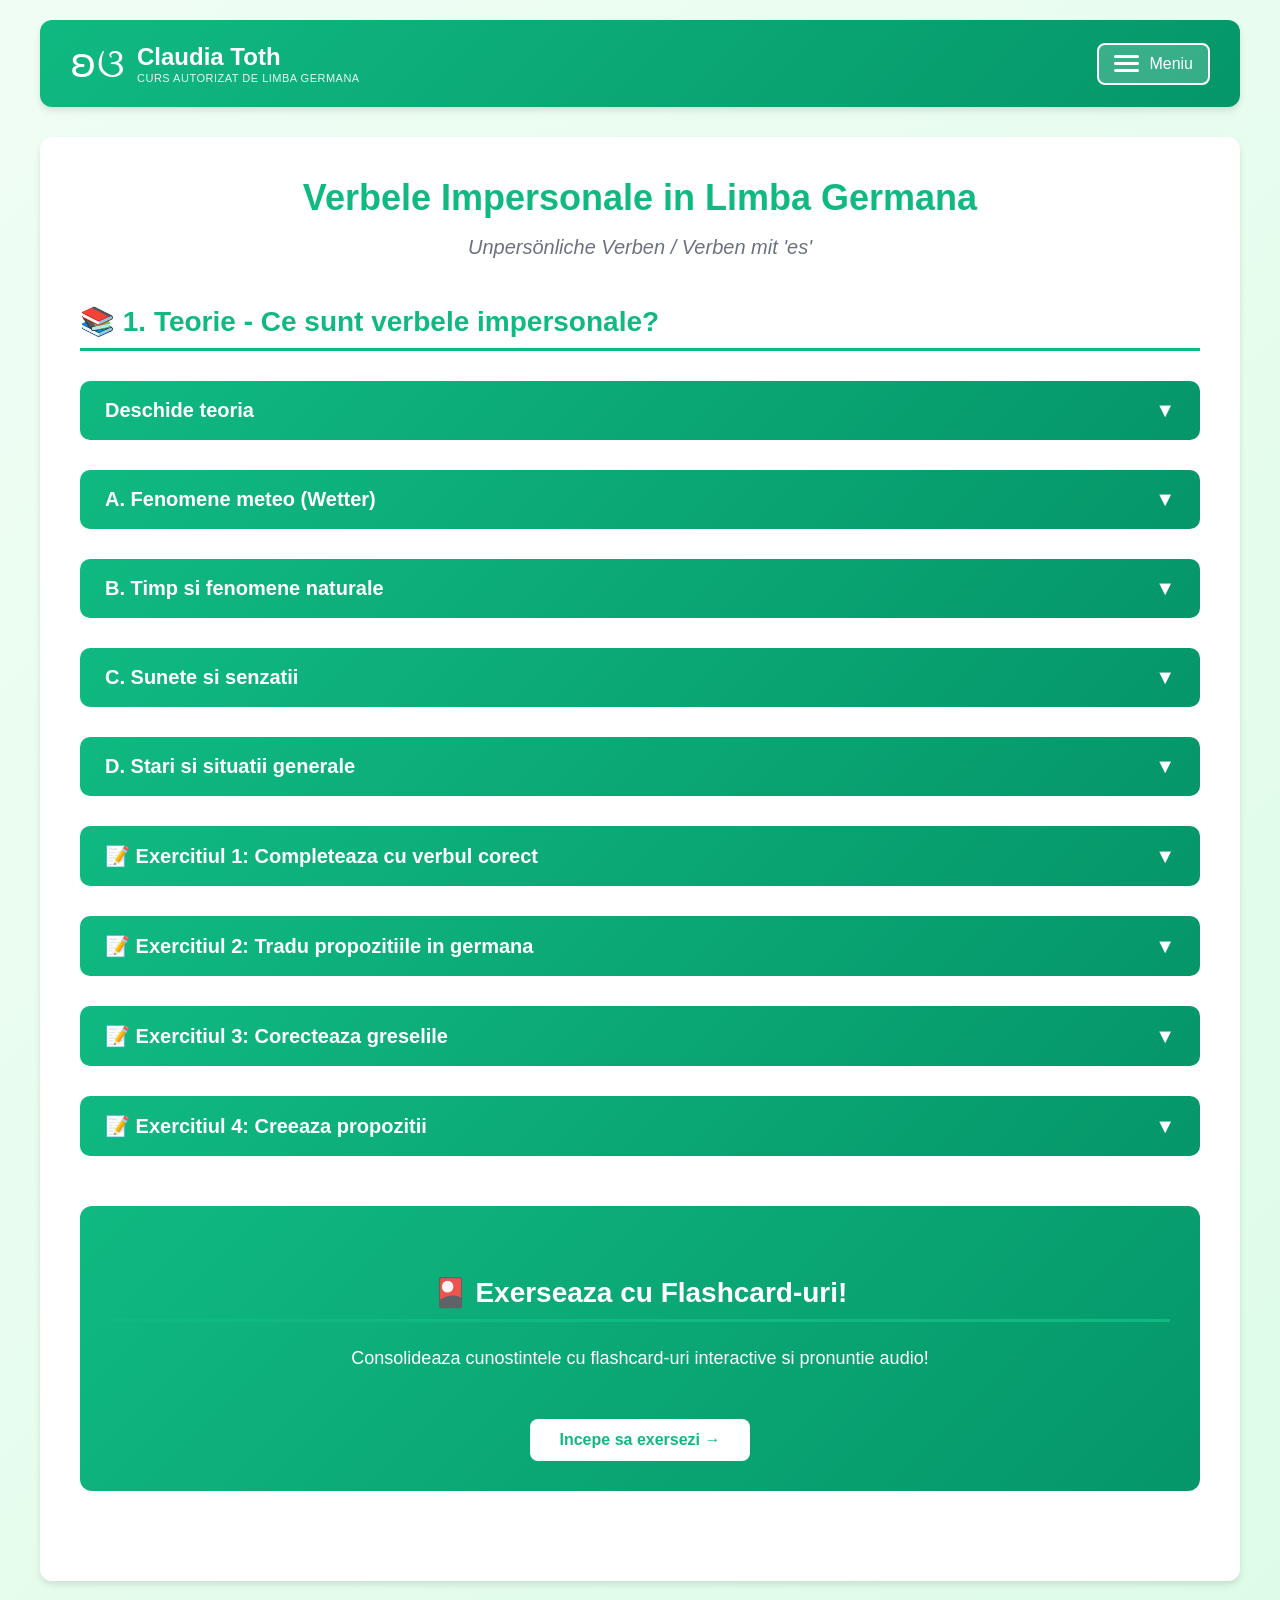
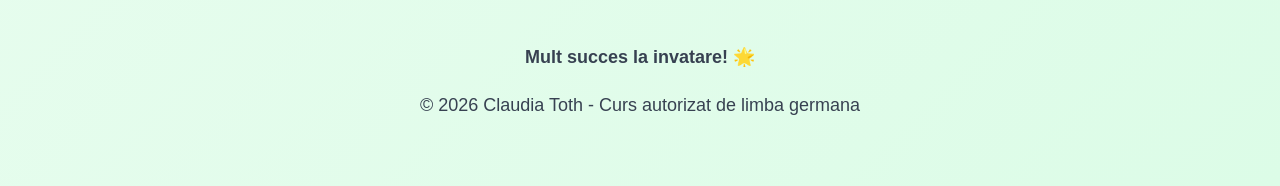
<file: index (13).html>
<!DOCTYPE html>
<html lang="ro">
<head>
    <meta charset="UTF-8">
    <meta name="robots" content="noindex, nofollow">
    <meta name="viewport" content="width=device-width, initial-scale=1.0">
    <title>Verbele Impersonale in Limba Germana</title>
    <style>
        * {
            margin: 0;
            padding: 0;
            box-sizing: border-box;
        }

        body {
            font-family: 'Segoe UI', Tahoma, Geneva, Verdana, sans-serif;
            background: linear-gradient(135deg, #f0fdf4 0%, #dcfce7 100%);
            min-height: 100vh;
            padding: 20px;
        }

        .container {
            max-width: 1200px;
            margin: 0 auto;
        }

        /* Header / Navbar */
        .header {
            background: linear-gradient(135deg, #10b981 0%, #059669 100%);
            color: white;
            padding: 20px 30px;
            border-radius: 12px;
            margin-bottom: 30px;
            box-shadow: 0 4px 6px rgba(0,0,0,0.1);
            position: sticky;
            top: 20px;
            z-index: 100;
        }

        .header-top {
            display: flex;
            justify-content: space-between;
            align-items: center;
        }

        .logo-section {
            display: flex;
            align-items: center;
            gap: 12px;
        }

        .butterfly {
            font-size: 40px;
        }

        .brand-text {
            display: flex;
            flex-direction: column;
        }

        .brand-name {
            font-size: 24px;
            font-weight: bold;
            line-height: 1.2;
        }

        .brand-subtitle {
            font-size: 11px;
            opacity: 0.9;
            text-transform: uppercase;
            letter-spacing: 0.5px;
        }

        /* Hamburger Menu Button */
        .hamburger-btn {
            background: rgba(255,255,255,0.2);
            border: 2px solid white;
            color: white;
            padding: 10px 15px;
            border-radius: 8px;
            cursor: pointer;
            font-size: 24px;
            transition: all 0.3s ease;
            display: flex;
            align-items: center;
            gap: 10px;
        }

        .hamburger-btn:hover {
            background: white;
            color: #10b981;
        }

        .hamburger-icon {
            display: flex;
            flex-direction: column;
            gap: 4px;
        }

        .hamburger-icon span {
            display: block;
            width: 25px;
            height: 3px;
            background: currentColor;
            border-radius: 2px;
            transition: all 0.3s ease;
        }

        /* Navigation Menu */
        .nav-menu {
            max-height: 0;
            overflow: hidden;
            transition: max-height 0.3s ease;
            margin-top: 0;
        }

        .nav-menu.active {
            max-height: 500px;
            margin-top: 20px;
        }

        .nav-buttons {
            display: flex;
            flex-wrap: wrap;
            gap: 10px;
        }

        .nav-btn {
            background: rgba(255,255,255,0.2);
            color: white;
            border: none;
            padding: 10px 20px;
            border-radius: 8px;
            font-size: 15px;
            font-weight: 600;
            cursor: pointer;
            transition: all 0.3s ease;
            text-decoration: none;
        }

        .nav-btn:hover {
            background: white;
            color: #10b981;
            transform: translateY(-2px);
        }

        .flashcards-btn {
            background: white;
            color: #10b981;
        }

        .flashcards-btn:hover {
            background: rgba(255,255,255,0.9);
            transform: translateY(-2px) scale(1.05);
        }

        /* Content */
        .content {
            background: white;
            padding: 40px;
            border-radius: 12px;
            box-shadow: 0 4px 6px rgba(0,0,0,0.1);
            margin-bottom: 30px;
        }

        h1 {
            color: #10b981;
            font-size: 36px;
            margin-bottom: 10px;
            text-align: center;
        }

        h2 {
            color: #10b981;
            font-size: 28px;
            margin-top: 40px;
            margin-bottom: 20px;
            padding-bottom: 10px;
            border-bottom: 3px solid #10b981;
        }

        h3 {
            color: #10b981;
            font-size: 22px;
            margin-top: 30px;
            margin-bottom: 15px;
        }

        p {
            line-height: 1.8;
            margin-bottom: 15px;
            font-size: 18px;
            color: #374151;
        }

        .subtitle {
            text-align: center;
            font-style: italic;
            color: #6b7280;
            font-size: 20px;
            margin-bottom: 40px;
        }

        ul {
            margin-left: 30px;
            margin-bottom: 20px;
        }

        li {
            margin-bottom: 10px;
            line-height: 1.6;
            font-size: 18px;
            color: #374151;
        }

        .highlight {
            color: #10b981;
            font-weight: bold;
        }

        .example {
            background: #f0fdf4;
            padding: 15px;
            border-left: 4px solid #10b981;
            margin: 20px 0;
            border-radius: 8px;
        }

        /* Tables */
        .table-wrapper {
            overflow-x: auto;
            -webkit-overflow-scrolling: touch;
            margin: 20px 0;
            border-radius: 8px;
            box-shadow: 0 2px 8px rgba(0,0,0,0.1);
            position: relative;
        }

        .table-wrapper::after {
            content: '← Scroll →';
            position: absolute;
            bottom: 10px;
            right: 10px;
            background: rgba(16, 185, 129, 0.9);
            color: white;
            padding: 5px 10px;
            border-radius: 5px;
            font-size: 12px;
            font-weight: 600;
            pointer-events: none;
            opacity: 0;
            transition: opacity 0.3s ease;
        }

        @media (max-width: 768px) {
            .table-wrapper::after {
                opacity: 1;
            }
        }

        table {
            width: 100%;
            border-collapse: collapse;
            min-width: 600px;
        }

        th {
            background: linear-gradient(135deg, #10b981 0%, #059669 100%);
            color: white;
            padding: 15px;
            text-align: left;
            font-weight: 700;
            white-space: nowrap;
        }

        td {
            padding: 12px 15px;
            border-bottom: 1px solid #e2e8f0;
        }

        tr:hover {
            background: #f7fafc;
        }

        tr:last-child td {
            border-bottom: none;
        }

        /* Exercises */
        .exercise {
            background: #f9fafb;
            padding: 25px;
            border-radius: 12px;
            margin: 25px 0;
            border: 2px solid #e5e7eb;
        }

        .exercise-title {
            color: #10b981;
            font-size: 20px;
            font-weight: bold;
            margin-bottom: 15px;
        }

        .exercise-instruction {
            font-style: italic;
            color: #6b7280;
            margin-bottom: 20px;
        }

        .question {
            margin-bottom: 15px;
            font-size: 18px;
            line-height: 1.8;
        }

        .answer-input {
            width: 100%;
            padding: 10px;
            border: 2px solid #d1d5db;
            border-radius: 8px;
            font-size: 16px;
            margin-top: 8px;
            transition: all 0.3s ease;
            font-family: 'Segoe UI', Tahoma, Geneva, Verdana, sans-serif;
        }

        .answer-input:focus {
            outline: none;
            border-color: #10b981;
        }

        textarea.answer-input {
            resize: vertical;
            min-height: 60px;
        }

        .check-btn {
            background: #10b981;
            color: white;
            border: none;
            padding: 12px 30px;
            border-radius: 8px;
            font-size: 16px;
            font-weight: 600;
            cursor: pointer;
            margin-top: 20px;
            transition: all 0.3s ease;
        }

        .check-btn:hover {
            background: #059669;
            transform: translateY(-2px);
            box-shadow: 0 4px 12px rgba(16, 185, 129, 0.3);
        }

        .feedback {
            padding: 15px;
            border-radius: 8px;
            margin-top: 15px;
            font-weight: 600;
        }

        .feedback.correct {
            background: #d1fae5;
            color: #065f46;
            border: 2px solid #10b981;
        }

        .feedback.incorrect {
            background: #fee2e2;
            color: #991b1b;
            border: 2px solid #ef4444;
        }

        /* Dropdown sections */
        .dropdown-section {
            margin: 30px 0;
        }

        .dropdown-header {
            background: linear-gradient(135deg, #10b981 0%, #059669 100%);
            color: white;
            padding: 18px 25px;
            border-radius: 10px;
            cursor: pointer;
            display: flex;
            justify-content: space-between;
            align-items: center;
            font-size: 20px;
            font-weight: bold;
            transition: all 0.3s ease;
        }

        .dropdown-header:hover {
            transform: translateX(5px);
            box-shadow: 0 4px 12px rgba(16, 185, 129, 0.3);
        }

        .dropdown-content {
            display: none;
            padding: 25px;
            background: #f9fafb;
            border-radius: 0 0 10px 10px;
            margin-top: -10px;
        }

        .dropdown-content.active {
            display: block;
        }

        .arrow {
            transition: transform 0.3s ease;
        }

        .arrow.rotated {
            transform: rotate(180deg);
        }

        /* Back to Top Button */
        .back-to-top {
            position: fixed;
            bottom: 30px;
            right: 30px;
            background: linear-gradient(135deg, #10b981 0%, #059669 100%);
            color: white;
            width: 50px;
            height: 50px;
            border-radius: 50%;
            border: none;
            cursor: pointer;
            display: none;
            align-items: center;
            justify-content: center;
            font-size: 24px;
            box-shadow: 0 4px 12px rgba(16, 185, 129, 0.4);
            transition: all 0.3s ease;
            z-index: 999;
        }

        .back-to-top.show {
            display: flex;
        }

        .back-to-top:hover {
            transform: translateY(-5px);
            box-shadow: 0 6px 20px rgba(16, 185, 129, 0.6);
        }

        /* Audio Play Button */
        .audio-play-btn {
            background: linear-gradient(135deg, #10b981 0%, #059669 100%);
            color: white;
            border: none;
            padding: 12px 30px;
            border-radius: 25px;
            font-size: 16px;
            font-weight: 600;
            cursor: pointer;
            transition: all 0.3s ease;
            box-shadow: 0 4px 6px rgba(0,0,0,0.1);
        }

        .audio-play-btn:hover {
            transform: translateY(-2px);
            box-shadow: 0 6px 12px rgba(16, 185, 129, 0.4);
        }

        /* Footer */
        .footer {
            text-align: center;
            padding: 30px;
            color: #6b7280;
            font-size: 16px;
        }

        /* Responsive */
        @media (max-width: 768px) {
            .content {
                padding: 25px;
            }

            h1 {
                font-size: 28px;
            }

            h2 {
                font-size: 24px;
            }

            table {
                font-size: 14px;
            }

            th, td {
                padding: 10px 12px;
            }

            .nav-buttons {
                justify-content: center;
            }

            .brand-name {
                font-size: 24px;
            }

            .butterfly {
                font-size: 36px;
            }
        }
    </style>
</head>
<body>
    <div class="container">
        <!-- Header -->
        <div class="header">
            <div class="header-top">
                <div class="logo-section">
                    <span class="butterfly">ʚଓ</span>
                    <div class="brand-text">
                        <span class="brand-name">Claudia Toth</span>
                        <span class="brand-subtitle">Curs autorizat de limba germana</span>
                    </div>
                </div>
                
                <button class="hamburger-btn" onclick="toggleMenu()">
                    <div class="hamburger-icon">
                        <span></span>
                        <span></span>
                        <span></span>
                    </div>
                    <span style="font-size: 16px;">Meniu</span>
                </button>
            </div>
            
            <div class="nav-menu" id="navMenu">
                <div class="nav-buttons">
                    <a href="#teoria" class="nav-btn">Teoria</a>
                    <a href="#exercitiul1" class="nav-btn">Exercitiul 1</a>
                    <a href="#exercitiul2" class="nav-btn">Exercitiul 2</a>
                    <a href="#exercitiul3" class="nav-btn">Exercitiul 3</a>
                    <a href="#exercitiul4" class="nav-btn">Exercitiul 4</a>
                    <a href="flashcards.html" class="nav-btn flashcards-btn">🎴 Flashcards</a>
                    <a href="Verbe_Impersonale_Germana.pdf" class="nav-btn" target="_blank">📄 PDF</a>
                </div>
            </div>
        </div>

        <!-- Main Content -->
        <div class="content">
            <h1>Verbele Impersonale in Limba Germana</h1>
            <p class="subtitle">Unpersönliche Verben / Verben mit 'es'</p>

            <!-- Theory Section -->
            <section id="teoria">
                <h2>📚 1. Teorie - Ce sunt verbele impersonale?</h2>
                
                <div class="dropdown-section">
                    <div class="dropdown-header" onclick="toggleDropdown('teoria-content')">
                        <span>Deschide teoria</span>
                        <span class="arrow" id="arrow-teoria-content">▼</span>
                    </div>
                    <div class="dropdown-content" id="teoria-content">
                        <!-- Audio Button for Theory -->
                        <div style="text-align: center; margin-bottom: 20px;">
                            <button class="audio-play-btn" onclick="playAudio('teoria')">
                                🔊 Asculta teoria
                            </button>
                            <audio id="audio-teoria" src="audio_teoria.mp3"></audio>
                        </div>
                        <p>Verbele impersonale in limba germana sunt verbe care se conjuga numai la persoana a III-a singular si sunt intotdeauna insotite de pronumele <span class="highlight">'es'</span>. Aceste verbe descriu in principal fenomene naturale, stari sau procese care nu au un subiect concret.</p>

                        <h3>Caracteristici principale:</h3>
                        <ul>
                            <li>Se folosesc intotdeauna cu pronumele <span class="highlight">'es'</span> ca subiect formal</li>
                            <li>Nu pot avea un alt subiect in propozitie</li>
                            <li>Se conjuga doar la persoana a III-a singular</li>
                            <li>Descriu fenomene naturale, vremea, sunete din natura, stari generale</li>
                            <li>'Es' nu poate fi inlocuit cu alt pronume si nu se refera la nimic anume</li>
                        </ul>

                        <h3>Structura propozitiei:</h3>
                        <div class="example">
                            <strong>Es</strong> + <strong>verb (conjugat la pers. a III-a sg.)</strong> + (complement)
                            <br><br>
                            <strong>Exemplu:</strong> <span class="highlight">Es regnet</span> heute. → Ploua astazi.
                        </div>
                    </div>
                </div>

                <div class="dropdown-section" style="margin-top: 20px;">
                    <div class="dropdown-header" onclick="toggleDropdown('table-a')">
                        <span>A. Fenomene meteo (Wetter)</span>
                        <span class="arrow" id="arrow-table-a">▼</span>
                    </div>
                    <div class="dropdown-content" id="table-a">
                        <!-- Audio Button for Table A -->
                        <div style="text-align: center; margin-bottom: 20px;">
                            <button class="audio-play-btn" onclick="playAudio('table-a')">
                                🔊 Asculta vocabularul meteo
                            </button>
                            <audio id="audio-table-a" src="audio_table_a.mp3"></audio>
                        </div>
                        <div class="table-wrapper">
                            <table>
                                <tr>
                                    <th>Verbul</th>
                                    <th>Traducere</th>
                                    <th>Exemplu in germana</th>
                                    <th>Traducere in romana</th>
                                </tr>
                                <tr>
                                    <td><strong>es regnet</strong></td>
                                    <td>ploua</td>
                                    <td>Es regnet stark.</td>
                                    <td>Ploua tare.</td>
                                </tr>
                                <tr>
                                    <td><strong>es schneit</strong></td>
                                    <td>ninge</td>
                                    <td>Es schneit den ganzen Tag.</td>
                                    <td>Ninge toata ziua.</td>
                                </tr>
                                <tr>
                                    <td><strong>es hagelt</strong></td>
                                    <td>cade grindina</td>
                                    <td>Es hagelt im Sommer.</td>
                                    <td>Cade grindina vara.</td>
                                </tr>
                                <tr>
                                    <td><strong>es donnert</strong></td>
                                    <td>tuna</td>
                                    <td>Es donnert und blitzt.</td>
                                    <td>Tuna si fulgera.</td>
                                </tr>
                                <tr>
                                    <td><strong>es blitzt</strong></td>
                                    <td>fulgera</td>
                                    <td>Es blitzt am Himmel.</td>
                                    <td>Fulgera pe cer.</td>
                                </tr>
                                <tr>
                                    <td><strong>es friert</strong></td>
                                    <td>ingheata</td>
                                    <td>Es friert nachts.</td>
                                    <td>Ingheata noaptea.</td>
                                </tr>
                                <tr>
                                    <td><strong>es taut</strong></td>
                                    <td>se dezgheata</td>
                                    <td>Es taut langsam.</td>
                                    <td>Se dezgheata incet.</td>
                                </tr>
                                <tr>
                                    <td><strong>es nieselt</strong></td>
                                    <td>burnita</td>
                                    <td>Es nieselt den ganzen Tag.</td>
                                    <td>Burnita toata ziua.</td>
                                </tr>
                                <tr>
                                    <td><strong>es stürmt</strong></td>
                                    <td>e furtuna</td>
                                    <td>Es stürmt draußen.</td>
                                    <td>E furtuna afara.</td>
                                </tr>
                                <tr>
                                    <td><strong>es nebelt</strong></td>
                                    <td>e ceata</td>
                                    <td>Es nebelt morgens.</td>
                                    <td>E ceata dimineata.</td>
                                </tr>
                            </table>
                        </div>
                    </div>
                </div>

                <div class="dropdown-section" style="margin-top: 20px;">
                    <div class="dropdown-header" onclick="toggleDropdown('table-b')">
                        <span>B. Timp si fenomene naturale</span>
                        <span class="arrow" id="arrow-table-b">▼</span>
                    </div>
                    <div class="dropdown-content" id="table-b">
                        <!-- Audio Button for Table B -->
                        <div style="text-align: center; margin-bottom: 20px;">
                            <button class="audio-play-btn" onclick="playAudio('table-b')">
                                🔊 Asculta vocabularul timp
                            </button>
                            <audio id="audio-table-b" src="audio_table_b.mp3"></audio>
                        </div>
                        <div class="table-wrapper">
                            <table>
                                <tr>
                                    <th>Verbul</th>
                                    <th>Traducere</th>
                                    <th>Exemplu in germana</th>
                                    <th>Traducere in romana</th>
                                </tr>
                                <tr>
                                    <td><strong>es wird hell</strong></td>
                                    <td>se lumineaza</td>
                                    <td>Es wird hell am Morgen.</td>
                                    <td>Se lumineaza dimineata.</td>
                                </tr>
                                <tr>
                                    <td><strong>es wird dunkel</strong></td>
                                    <td>se intuneca</td>
                                    <td>Es wird dunkel am Abend.</td>
                                    <td>Se intuneca seara.</td>
                                </tr>
                                <tr>
                                    <td><strong>es dämmert</strong></td>
                                    <td>se insereaza</td>
                                    <td>Es dämmert schon.</td>
                                    <td>Deja se insereaza.</td>
                                </tr>
                                <tr>
                                    <td><strong>es tagt</strong></td>
                                    <td>se lumineaza (de ziua)</td>
                                    <td>Es tagt bald.</td>
                                    <td>Se lumineaza curand.</td>
                                </tr>
                            </table>
                        </div>
                    </div>
                </div>

                <div class="dropdown-section" style="margin-top: 20px;">
                    <div class="dropdown-header" onclick="toggleDropdown('table-c')">
                        <span>C. Sunete si senzatii</span>
                        <span class="arrow" id="arrow-table-c">▼</span>
                    </div>
                    <div class="dropdown-content" id="table-c">
                        <!-- Audio Button for Table C -->
                        <div style="text-align: center; margin-bottom: 20px;">
                            <button class="audio-play-btn" onclick="playAudio('table-c')">
                                🔊 Asculta vocabularul sunete
                            </button>
                            <audio id="audio-table-c" src="audio_table_c.mp3"></audio>
                        </div>
                        <div class="table-wrapper">
                            <table>
                                <tr>
                                    <th>Verbul</th>
                                    <th>Traducere</th>
                                    <th>Exemplu in germana</th>
                                    <th>Traducere in romana</th>
                                </tr>
                                <tr>
                                    <td><strong>es klopft</strong></td>
                                    <td>se bate (la usa)</td>
                                    <td>Es klopft an der Tür.</td>
                                    <td>Se bate la usa.</td>
                                </tr>
                                <tr>
                                    <td><strong>es klingelt</strong></td>
                                    <td>suna (soneria)</td>
                                    <td>Es klingelt an der Tür.</td>
                                    <td>Suna soneria la usa.</td>
                                </tr>
                                <tr>
                                    <td><strong>es riecht</strong></td>
                                    <td>miroase</td>
                                    <td>Es riecht nach Blumen.</td>
                                    <td>Miroase a flori.</td>
                                </tr>
                                <tr>
                                    <td><strong>es schmeckt</strong></td>
                                    <td>gusta</td>
                                    <td>Es schmeckt gut.</td>
                                    <td>Gusta bine.</td>
                                </tr>
                                <tr>
                                    <td><strong>es brennt</strong></td>
                                    <td>arde</td>
                                    <td>Es brennt im Haus!</td>
                                    <td>Arde in casa!</td>
                                </tr>
                                <tr>
                                    <td><strong>es läutet</strong></td>
                                    <td>suna (clopotul)</td>
                                    <td>Es läutet zur Pause.</td>
                                    <td>Suna la pauza.</td>
                                </tr>
                            </table>
                        </div>
                    </div>
                </div>

                <div class="dropdown-section" style="margin-top: 20px;">
                    <div class="dropdown-header" onclick="toggleDropdown('table-d')">
                        <span>D. Stari si situatii generale</span>
                        <span class="arrow" id="arrow-table-d">▼</span>
                    </div>
                    <div class="dropdown-content" id="table-d">
                        <!-- Audio Button for Table D -->
                        <div style="text-align: center; margin-bottom: 20px;">
                            <button class="audio-play-btn" onclick="playAudio('table-d')">
                                🔊 Asculta vocabularul stari
                            </button>
                            <audio id="audio-table-d" src="audio_table_d.mp3"></audio>
                        </div>
                        <div class="table-wrapper">
                            <table>
                                <tr>
                                    <th>Verbul</th>
                                    <th>Traducere</th>
                                    <th>Exemplu in germana</th>
                                    <th>Traducere in romana</th>
                                </tr>
                                <tr>
                                    <td><strong>es geht</strong></td>
                                    <td>merge (situatia)</td>
                                    <td>Es geht mir gut.</td>
                                    <td>Imi merge bine.</td>
                                </tr>
                                <tr>
                                    <td><strong>es gibt</strong></td>
                                    <td>exista</td>
                                    <td>Es gibt viele Menschen.</td>
                                    <td>Exista multi oameni.</td>
                                </tr>
                                <tr>
                                    <td><strong>es fehlt</strong></td>
                                    <td>lipseste</td>
                                    <td>Es fehlt mir an Zeit.</td>
                                    <td>Imi lipseste timpul.</td>
                                </tr>
                                <tr>
                                    <td><strong>es handelt sich</strong></td>
                                    <td>e vorba despre</td>
                                    <td>Es handelt sich um ein Problem.</td>
                                    <td>E vorba despre o problema.</td>
                                </tr>
                                <tr>
                                    <td><strong>es kommt darauf an</strong></td>
                                    <td>depinde</td>
                                    <td>Es kommt auf dich an.</td>
                                    <td>Depinde de tine.</td>
                                </tr>
                            </table>
                        </div>
                    </div>
                </div>
            </section>

            <!-- Exercise 1 -->
            <section id="exercitiul1">
                <div class="dropdown-section">
                    <div class="dropdown-header" onclick="toggleDropdown('ex1')">
                        <span>📝 Exercitiul 1: Completeaza cu verbul corect</span>
                        <span class="arrow" id="arrow-ex1">▼</span>
                    </div>
                    <div class="dropdown-content" id="ex1">
                        <div class="exercise">
                            <p class="exercise-instruction">Instructiuni: Alege verbul impersonal potrivit pentru fiecare propozitie.</p>
                            
                            <div class="question">
                                1. Im Winter __________ oft. (ninge)
                                <input type="text" class="answer-input" id="ex1-q1" placeholder="Raspunsul tau">
                                <div class="answer-display" id="answer-ex1-q1" style="margin-top: 10px; color: #10b981; font-weight: bold; display: none;">
                                    ✓ Raspuns corect: schneit es
                                </div>
                            </div>
                            
                            <div class="question">
                                2. Hörst du? __________ an der Tür! (suna soneria)
                                <input type="text" class="answer-input" id="ex1-q2" placeholder="Raspunsul tau">
                                <div class="answer-display" id="answer-ex1-q2" style="margin-top: 10px; color: #10b981; font-weight: bold; display: none;">
                                    ✓ Raspuns corect: Es klingelt
                                </div>
                            </div>
                            
                            <div class="question">
                                3. Vorsicht! __________ ! (tuna)
                                <input type="text" class="answer-input" id="ex1-q3" placeholder="Raspunsul tau">
                                <div class="answer-display" id="answer-ex1-q3" style="margin-top: 10px; color: #10b981; font-weight: bold; display: none;">
                                    ✓ Raspuns corect: Es donnert
                                </div>
                            </div>
                            
                            <div class="question">
                                4. Am Abend __________ früh. (se intuneca)
                                <input type="text" class="answer-input" id="ex1-q4" placeholder="Raspunsul tau">
                                <div class="answer-display" id="answer-ex1-q4" style="margin-top: 10px; color: #10b981; font-weight: bold; display: none;">
                                    ✓ Raspuns corect: wird es dunkel
                                </div>
                            </div>
                            
                            <div class="question">
                                5. In der Küche __________ nach Pizza. (miroase)
                                <input type="text" class="answer-input" id="ex1-q5" placeholder="Raspunsul tau">
                                <div class="answer-display" id="answer-ex1-q5" style="margin-top: 10px; color: #10b981; font-weight: bold; display: none;">
                                    ✓ Raspuns corect: riecht es
                                </div>
                            </div>

                            <div class="question">
                                6. Morgen __________ stark. (ploua)
                                <input type="text" class="answer-input" id="ex1-q6" placeholder="Raspunsul tau">
                                <div class="answer-display" id="answer-ex1-q6" style="margin-top: 10px; color: #10b981; font-weight: bold; display: none;">
                                    ✓ Raspuns corect: regnet es
                                </div>
                            </div>

                            <div class="question">
                                7. Im Herbst __________ oft. (e ceata)
                                <input type="text" class="answer-input" id="ex1-q7" placeholder="Raspunsul tau">
                                <div class="answer-display" id="answer-ex1-q7" style="margin-top: 10px; color: #10b981; font-weight: bold; display: none;">
                                    ✓ Raspuns corect: nebelt es
                                </div>
                            </div>

                            <div class="question">
                                8. Bei minus 10 Grad __________ . (ingheata)
                                <input type="text" class="answer-input" id="ex1-q8" placeholder="Raspunsul tau">
                                <div class="answer-display" id="answer-ex1-q8" style="margin-top: 10px; color: #10b981; font-weight: bold; display: none;">
                                    ✓ Raspuns corect: gefriert es
                                </div>
                            </div>

                            <div class="question">
                                9. In diesem Restaurant __________ viele Gerichte. (exista)
                                <input type="text" class="answer-input" id="ex1-q9" placeholder="Raspunsul tau">
                                <div class="answer-display" id="answer-ex1-q9" style="margin-top: 10px; color: #10b981; font-weight: bold; display: none;">
                                    ✓ Raspuns corect: gibt es
                                </div>
                            </div>

                            <div class="question">
                                10. Beim Gewitter __________ und __________ . (tuna si fulgera)
                                <input type="text" class="answer-input" id="ex1-q10" placeholder="Raspunsul tau">
                                <div class="answer-display" id="answer-ex1-q10" style="margin-top: 10px; color: #10b981; font-weight: bold; display: none;">
                                    ✓ Raspuns corect: donnert es und blitzt es
                                </div>
                            </div>
                            
                            <div style="display: flex; gap: 15px; margin-top: 30px;">
                                <button class="check-btn" onclick="verifyAnswers('ex1', 10)">✓ Verifica raspunsurile</button>
                                <button class="check-btn" style="background: #6b7280;" onclick="resetExercise('ex1', 10)">↻ Reseteaza</button>
                            </div>
                            <div id="result-ex1" class="feedback" style="display:none; margin-top: 20px;"></div>
                        </div>
                    </div>
                </div>
            </section>

            <!-- Exercise 2 -->
            <section id="exercitiul2">
                <div class="dropdown-section">
                    <div class="dropdown-header" onclick="toggleDropdown('ex2')">
                        <span>📝 Exercitiul 2: Tradu propozitiile in germana</span>
                        <span class="arrow" id="arrow-ex2">▼</span>
                    </div>
                    <div class="dropdown-content" id="ex2">
                        <div class="exercise">
                            <p class="exercise-instruction">Instructiuni: Tradu urmatoarele propozitii folosind verbe impersonale.</p>
                            
                            <div class="question">
                                1. Ploua tare afara.
                                <input type="text" class="answer-input" id="ex2-q1" placeholder="Raspunsul tau">
                                <div class="answer-display" id="answer-ex2-q1" style="margin-top: 10px; color: #10b981; font-weight: bold; display: none;">
                                    ✓ Raspuns corect: Es regnet stark draußen.
                                </div>
                            </div>
                            
                            <div class="question">
                                2. Suna la usa.
                                <input type="text" class="answer-input" id="ex2-q2" placeholder="Raspunsul tau">
                                <div class="answer-display" id="answer-ex2-q2" style="margin-top: 10px; color: #10b981; font-weight: bold; display: none;">
                                    ✓ Raspuns corect: Es klingelt an der Tür.
                                </div>
                            </div>
                            
                            <div class="question">
                                3. Se intuneca deja.
                                <input type="text" class="answer-input" id="ex2-q3" placeholder="Raspunsul tau">
                                <div class="answer-display" id="answer-ex2-q3" style="margin-top: 10px; color: #10b981; font-weight: bold; display: none;">
                                    ✓ Raspuns corect: Es wird schon dunkel.
                                </div>
                            </div>
                            
                            <div class="question">
                                4. Miroase a cafea.
                                <input type="text" class="answer-input" id="ex2-q4" placeholder="Raspunsul tau">
                                <div class="answer-display" id="answer-ex2-q4" style="margin-top: 10px; color: #10b981; font-weight: bold; display: none;">
                                    ✓ Raspuns corect: Es riecht nach Kaffee.
                                </div>
                            </div>
                            
                            <div class="question">
                                5. Exista multe posibilitati.
                                <input type="text" class="answer-input" id="ex2-q5" placeholder="Raspunsul tau">
                                <div class="answer-display" id="answer-ex2-q5" style="margin-top: 10px; color: #10b981; font-weight: bold; display: none;">
                                    ✓ Raspuns corect: Es gibt viele Möglichkeiten.
                                </div>
                            </div>
                            
                            <div style="display: flex; gap: 15px; margin-top: 30px;">
                                <button class="check-btn" onclick="verifyAnswers('ex2', 5)">✓ Verifica raspunsurile</button>
                                <button class="check-btn" style="background: #6b7280;" onclick="resetExercise('ex2', 5)">↻ Reseteaza</button>
                            </div>
                            <div id="result-ex2" class="feedback" style="display:none; margin-top: 20px;"></div>
                        </div>
                    </div>
                </div>
            </section>

            <!-- Exercise 3 -->
            <section id="exercitiul3">
                <div class="dropdown-section">
                    <div class="dropdown-header" onclick="toggleDropdown('ex3')">
                        <span>📝 Exercitiul 3: Corecteaza greselile</span>
                        <span class="arrow" id="arrow-ex3">▼</span>
                    </div>
                    <div class="dropdown-content" id="ex3">
                        <div class="exercise">
                            <p class="exercise-instruction">Instructiuni: Identifica si corecteaza greselile din propozitiile de mai jos.</p>
                            
                            <div class="question">
                                1. Er schneit heute.
                                <input type="text" class="answer-input" id="ex3-q1" placeholder="Raspunsul tau">
                                <div class="answer-display" id="answer-ex3-q1" style="margin-top: 10px; color: #10b981; font-weight: bold; display: none;">
                                    ✓ Raspuns corect: Es schneit heute.
                                </div>
                            </div>
                            
                            <div class="question">
                                2. Sie regnet stark.
                                <input type="text" class="answer-input" id="ex3-q2" placeholder="Raspunsul tau">
                                <div class="answer-display" id="answer-ex3-q2" style="margin-top: 10px; color: #10b981; font-weight: bold; display: none;">
                                    ✓ Raspuns corect: Es regnet stark.
                                </div>
                            </div>
                            
                            <div class="question">
                                3. Ich donnert laut.
                                <input type="text" class="answer-input" id="ex3-q3" placeholder="Raspunsul tau">
                                <div class="answer-display" id="answer-ex3-q3" style="margin-top: 10px; color: #10b981; font-weight: bold; display: none;">
                                    ✓ Raspuns corect: Es donnert laut.
                                </div>
                            </div>
                            
                            <div class="question">
                                4. Du klingelst an der Tür.
                                <input type="text" class="answer-input" id="ex3-q4" placeholder="Raspunsul tau">
                                <div class="answer-display" id="answer-ex3-q4" style="margin-top: 10px; color: #10b981; font-weight: bold; display: none;">
                                    ✓ Raspuns corect: Es klingelt an der Tür.
                                </div>
                            </div>
                            
                            <div class="question">
                                5. Wir frieren nachts.
                                <input type="text" class="answer-input" id="ex3-q5" placeholder="Raspunsul tau">
                                <div class="answer-display" id="answer-ex3-q5" style="margin-top: 10px; color: #10b981; font-weight: bold; display: none;">
                                    ✓ Raspuns corect: Es friert nachts.
                                </div>
                            </div>
                            
                            <div style="display: flex; gap: 15px; margin-top: 30px;">
                                <button class="check-btn" onclick="verifyAnswers('ex3', 5)">✓ Verifica raspunsurile</button>
                                <button class="check-btn" style="background: #6b7280;" onclick="resetExercise('ex3', 5)">↻ Reseteaza</button>
                            </div>
                            <div id="result-ex3" class="feedback" style="display:none; margin-top: 20px;"></div>
                        </div>
                    </div>
                </div>
            </section>

            <!-- Exercise 4 -->
            <section id="exercitiul4">
                <div class="dropdown-section">
                    <div class="dropdown-header" onclick="toggleDropdown('ex4')">
                        <span>📝 Exercitiul 4: Creeaza propozitii</span>
                        <span class="arrow" id="arrow-ex4">▼</span>
                    </div>
                    <div class="dropdown-content" id="ex4">
                        <div class="exercise">
                            <p class="exercise-instruction">Instructiuni: Creeaza cate o propozitie completa folosind urmatoarele verbe impersonale.</p>
                            
                            <div class="question">
                                1. es hagelt
                                <textarea class="answer-input" id="ex4-q1" placeholder="Scrie propozitia ta aici..." rows="2"></textarea>
                                <div class="answer-display" id="answer-ex4-q1" style="margin-top: 10px; color: #10b981; font-weight: bold; display: none;">
                                    ✓ Exemplu de raspuns: Es hagelt im Sommer selten.
                                </div>
                            </div>
                            
                            <div class="question">
                                2. es riecht
                                <textarea class="answer-input" id="ex4-q2" placeholder="Scrie propozitia ta aici..." rows="2"></textarea>
                                <div class="answer-display" id="answer-ex4-q2" style="margin-top: 10px; color: #10b981; font-weight: bold; display: none;">
                                    ✓ Exemplu de raspuns: Es riecht nach frischem Brot in der Bäckerei.
                                </div>
                            </div>
                            
                            <div class="question">
                                3. es taut
                                <textarea class="answer-input" id="ex4-q3" placeholder="Scrie propozitia ta aici..." rows="2"></textarea>
                                <div class="answer-display" id="answer-ex4-q3" style="margin-top: 10px; color: #10b981; font-weight: bold; display: none;">
                                    ✓ Exemplu de raspuns: Es taut im Frühling.
                                </div>
                            </div>
                            
                            <div class="question">
                                4. es dämmert
                                <textarea class="answer-input" id="ex4-q4" placeholder="Scrie propozitia ta aici..." rows="2"></textarea>
                                <div class="answer-display" id="answer-ex4-q4" style="margin-top: 10px; color: #10b981; font-weight: bold; display: none;">
                                    ✓ Exemplu de raspuns: Es dämmert schon am Nachmittag.
                                </div>
                            </div>
                            
                            <div class="question">
                                5. es gibt
                                <textarea class="answer-input" id="ex4-q5" placeholder="Scrie propozitia ta aici..." rows="2"></textarea>
                                <div class="answer-display" id="answer-ex4-q5" style="margin-top: 10px; color: #10b981; font-weight: bold; display: none;">
                                    ✓ Exemplu de raspuns: Es gibt heute keine Hausaufgaben.
                                </div>
                            </div>
                            
                            <div style="display: flex; gap: 15px; margin-top: 30px;">
                                <button class="check-btn" onclick="checkCreativeExercise('ex4')">✓ Am terminat</button>
                                <button class="check-btn" style="background: #6b7280;" onclick="resetExercise('ex4', 5)">↻ Reseteaza</button>
                            </div>
                            <div id="result-ex4" class="feedback" style="display:none; margin-top: 20px;"></div>
                        </div>
                    </div>
                </div>
            </section>

            <!-- Call to Action -->
            <div style="text-align: center; margin: 50px 0; padding: 30px; background: linear-gradient(135deg, #10b981 0%, #059669 100%); border-radius: 12px;">
                <h2 style="color: white; margin-bottom: 20px;">🎴 Exerseaza cu Flashcard-uri!</h2>
                <p style="color: white; font-size: 18px; margin-bottom: 25px;">Consolideaza cunostintele cu flashcard-uri interactive si pronuntie audio!</p>
                <a href="flashcards.html" class="check-btn" style="background: white; color: #10b981; text-decoration: none; display: inline-block;">
                    Incepe sa exersezi →
                </a>
            </div>
        </div>

        <!-- Footer -->
        <div class="footer">
            <p><strong>Mult succes la invatare! 🌟</strong></p>
            <p>© 2026 Claudia Toth - Curs autorizat de limba germana</p>
        </div>

        <!-- Back to Top Button -->
        <button class="back-to-top" id="backToTop" onclick="scrollToTop()">
            ↑
        </button>
    </div>

    <script>
        // Toggle hamburger menu
        function toggleMenu() {
            const navMenu = document.getElementById('navMenu');
            navMenu.classList.toggle('active');
        }

        // Close menu when clicking on a navigation link
        document.querySelectorAll('.nav-btn').forEach(btn => {
            btn.addEventListener('click', function() {
                const navMenu = document.getElementById('navMenu');
                navMenu.classList.remove('active');
            });
        });

        // Audio playback function
        function playAudio(id) {
            const audio = document.getElementById('audio-' + id);
            if (audio) {
                audio.play();
            }
        }

        function toggleDropdown(id) {
            const content = document.getElementById(id);
            const arrow = document.getElementById('arrow-' + id);
            
            content.classList.toggle('active');
            arrow.classList.toggle('rotated');
        }

        // Verify answers function
        function verifyAnswers(exerciseId, numQuestions) {
            let allFilled = true;
            
            for (let i = 1; i <= numQuestions; i++) {
                const input = document.getElementById(`${exerciseId}-q${i}`);
                if (!input.value.trim()) {
                    allFilled = false;
                    break;
                }
            }
            
            const resultDiv = document.getElementById(`result-${exerciseId}`);
            
            if (allFilled) {
                // Show all answers
                for (let i = 1; i <= numQuestions; i++) {
                    const answerDiv = document.getElementById(`answer-${exerciseId}-q${i}`);
                    if (answerDiv) {
                        answerDiv.style.display = 'block';
                    }
                }
                
                resultDiv.className = 'feedback correct';
                resultDiv.innerHTML = '<strong>✓ Excelent!</strong> Ai completat toate raspunsurile. Verifica fiecare raspuns cu solutia corecta de mai sus!';
                resultDiv.style.display = 'block';
            } else {
                resultDiv.className = 'feedback incorrect';
                resultDiv.innerHTML = '<strong>⚠ Atentie!</strong> Te rog sa completezi toate raspunsurile inainte de verificare.';
                resultDiv.style.display = 'block';
            }
        }

        // Check creative exercise (Exercise 4)
        function checkCreativeExercise(exerciseId) {
            let allFilled = true;
            
            for (let i = 1; i <= 5; i++) {
                const input = document.getElementById(`${exerciseId}-q${i}`);
                if (!input.value.trim()) {
                    allFilled = false;
                    break;
                }
            }
            
            const resultDiv = document.getElementById(`result-${exerciseId}`);
            
            if (allFilled) {
                // Show all example answers
                for (let i = 1; i <= 5; i++) {
                    const answerDiv = document.getElementById(`answer-${exerciseId}-q${i}`);
                    if (answerDiv) {
                        answerDiv.style.display = 'block';
                    }
                }
                
                resultDiv.className = 'feedback correct';
                resultDiv.innerHTML = '<strong>✓ Felicitari!</strong> Ai creat toate propozitiile. Compara-le cu exemplele de mai sus pentru inspiratie!';
                resultDiv.style.display = 'block';
            } else {
                resultDiv.className = 'feedback incorrect';
                resultDiv.innerHTML = '<strong>⚠ Atentie!</strong> Te rog sa scrii toate propozitiile inainte de a finaliza.';
                resultDiv.style.display = 'block';
            }
        }

        // Reset exercise function
        function resetExercise(exerciseId, numQuestions) {
            for (let i = 1; i <= numQuestions; i++) {
                const input = document.getElementById(`${exerciseId}-q${i}`);
                if (input) {
                    input.value = '';
                }
                
                // Hide answers again
                const answerDiv = document.getElementById(`answer-${exerciseId}-q${i}`);
                if (answerDiv) {
                    answerDiv.style.display = 'none';
                }
            }
            
            const resultDiv = document.getElementById(`result-${exerciseId}`);
            resultDiv.style.display = 'none';
        }

        // Back to top button
        function scrollToTop() {
            window.scrollTo({
                top: 0,
                behavior: 'smooth'
            });
        }

        // Show/hide back to top button
        window.addEventListener('scroll', function() {
            const backToTopButton = document.getElementById('backToTop');
            if (window.pageYOffset > 300) {
                backToTopButton.classList.add('show');
            } else {
                backToTopButton.classList.remove('show');
            }
        });

        // Smooth scroll for navigation
        document.querySelectorAll('a[href^="#"]').forEach(anchor => {
            anchor.addEventListener('click', function (e) {
                e.preventDefault();
                const target = document.querySelector(this.getAttribute('href'));
                if (target) {
                    target.scrollIntoView({
                        behavior: 'smooth',
                        block: 'start'
                    });
                }
            });
        });
    </script>
</body>
</html>
</file>
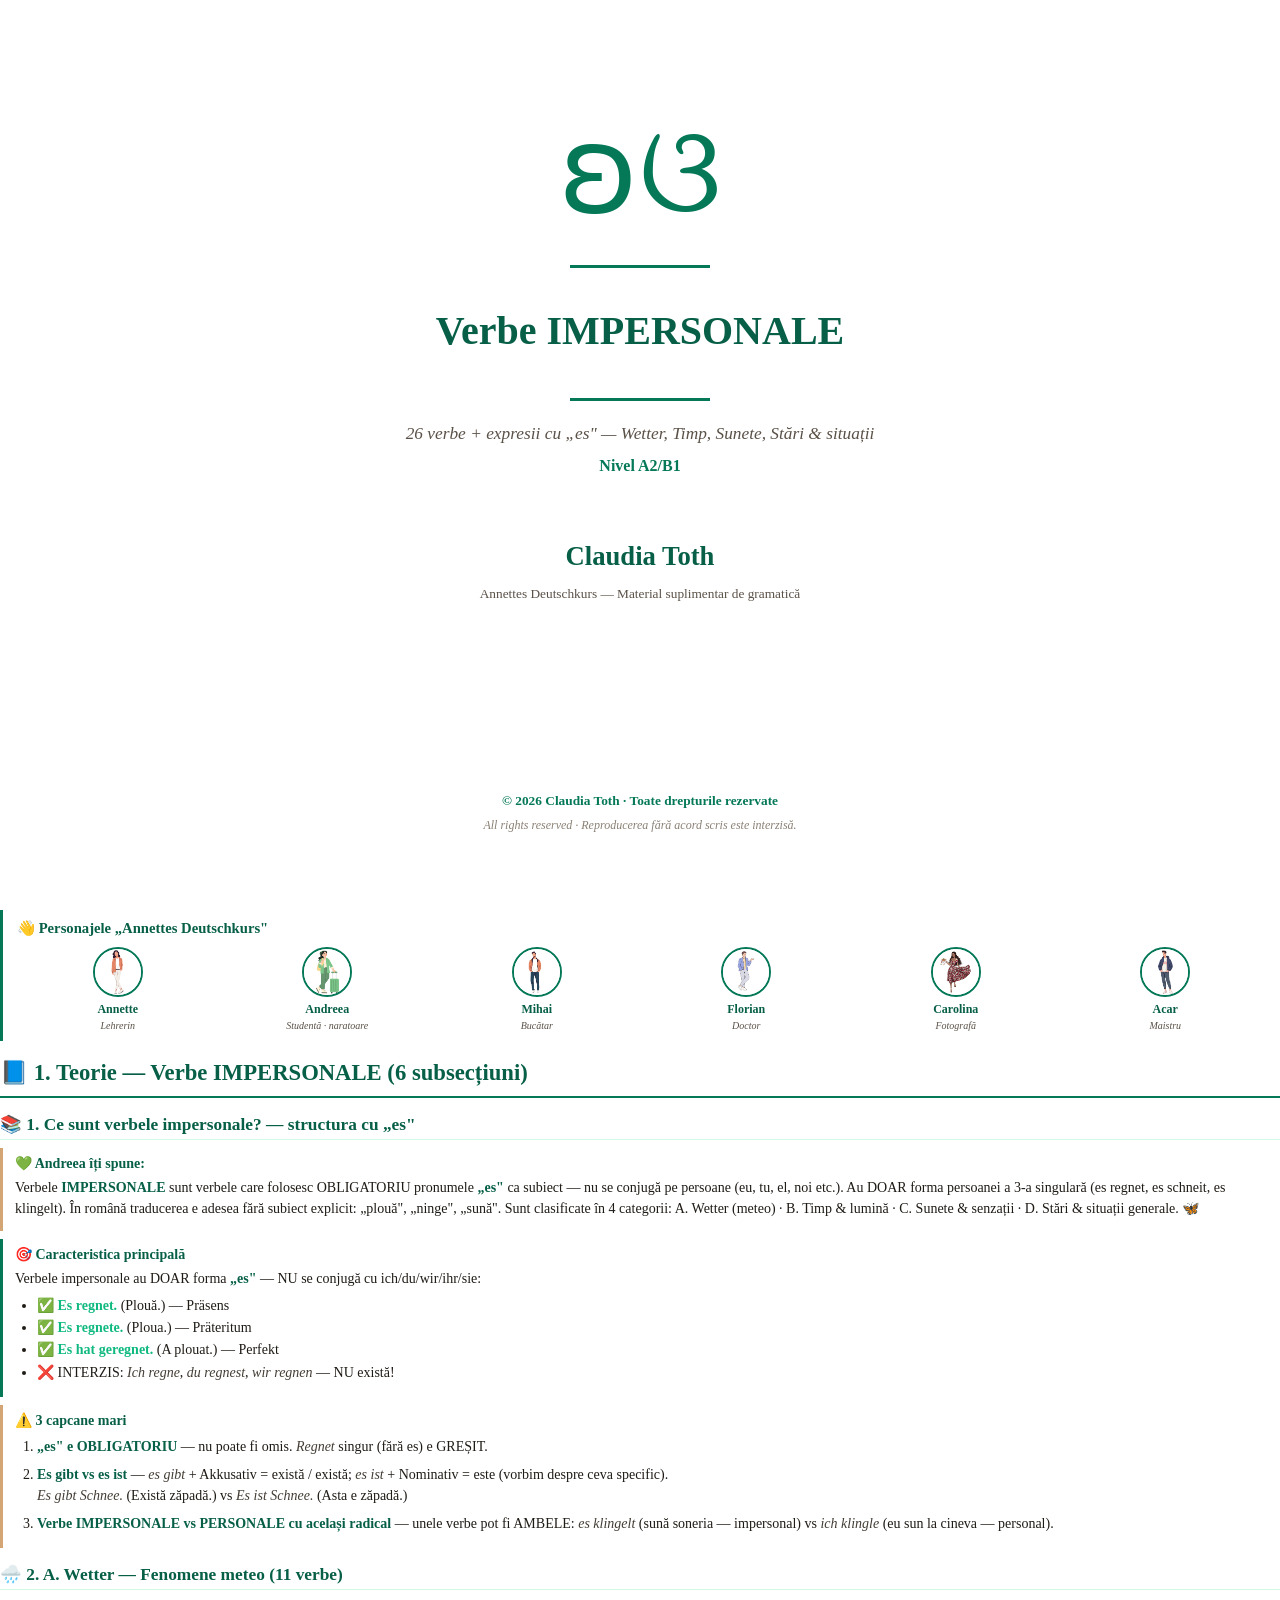
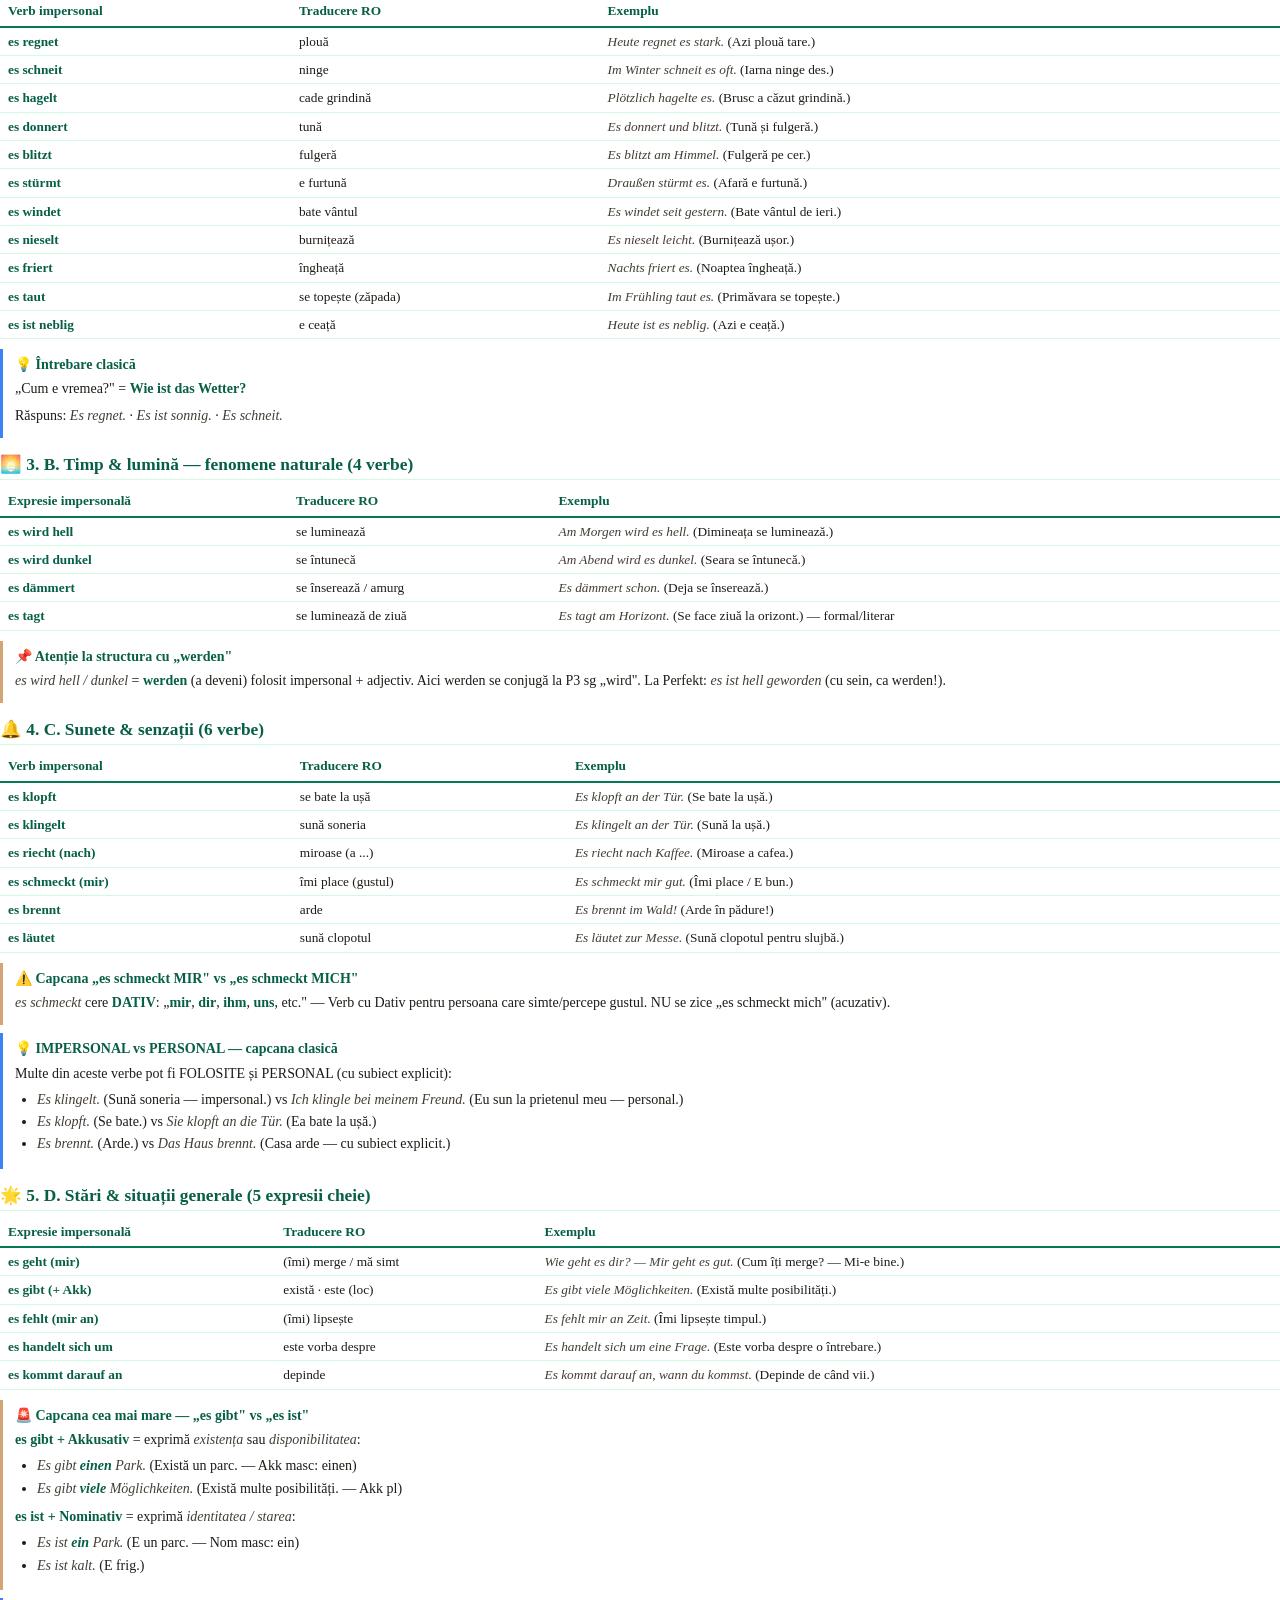
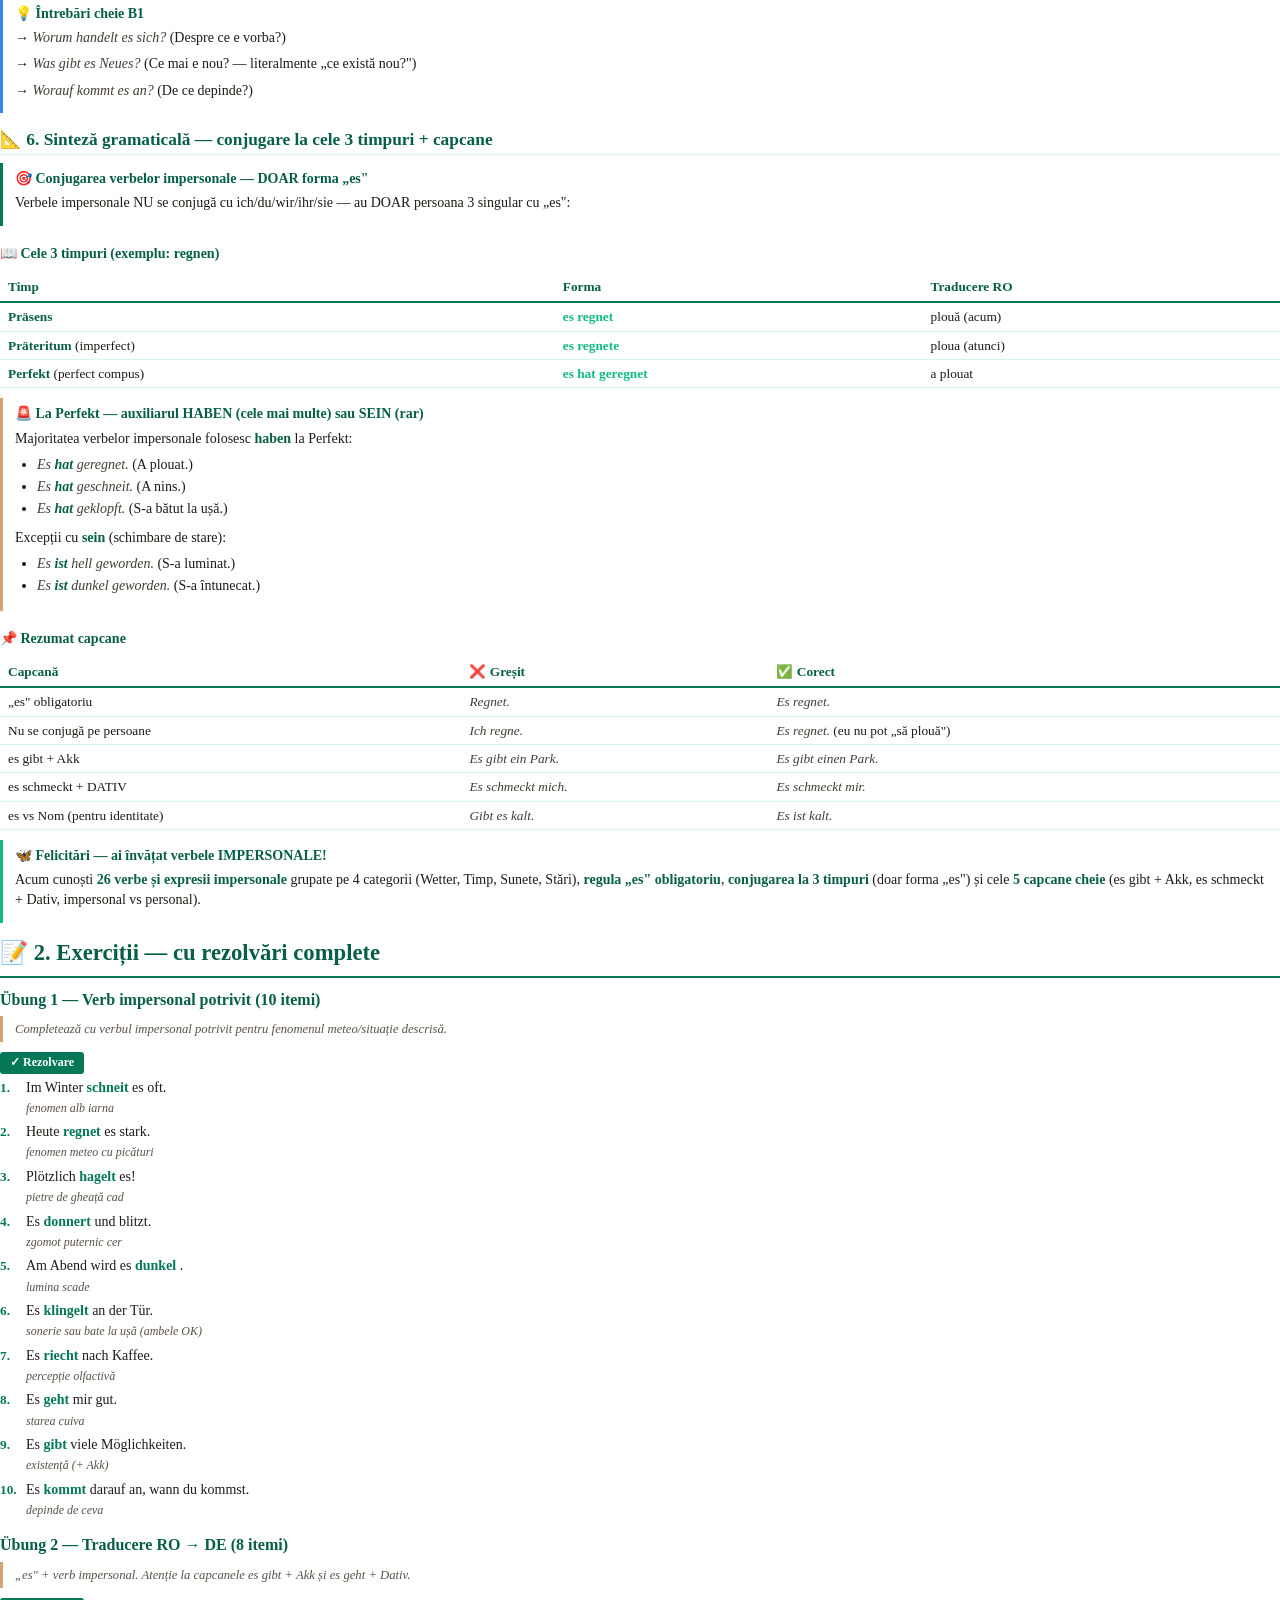
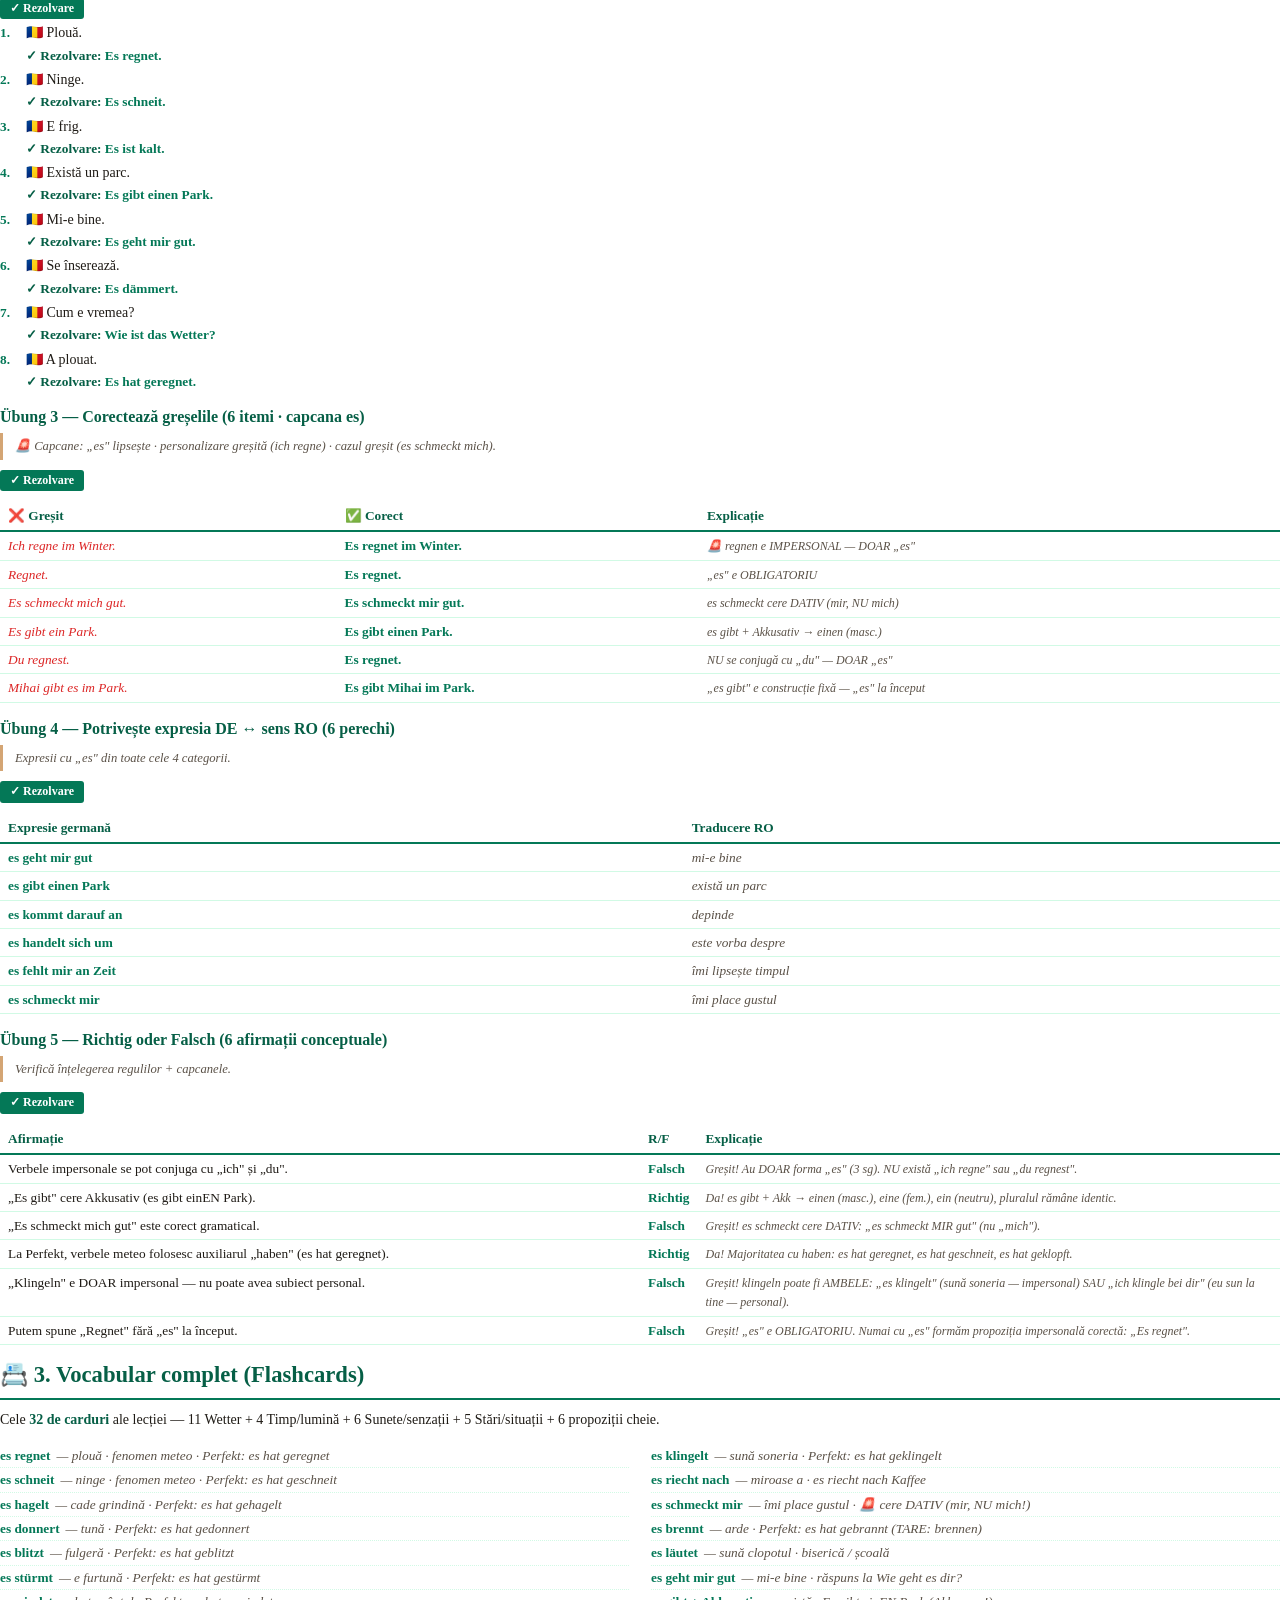
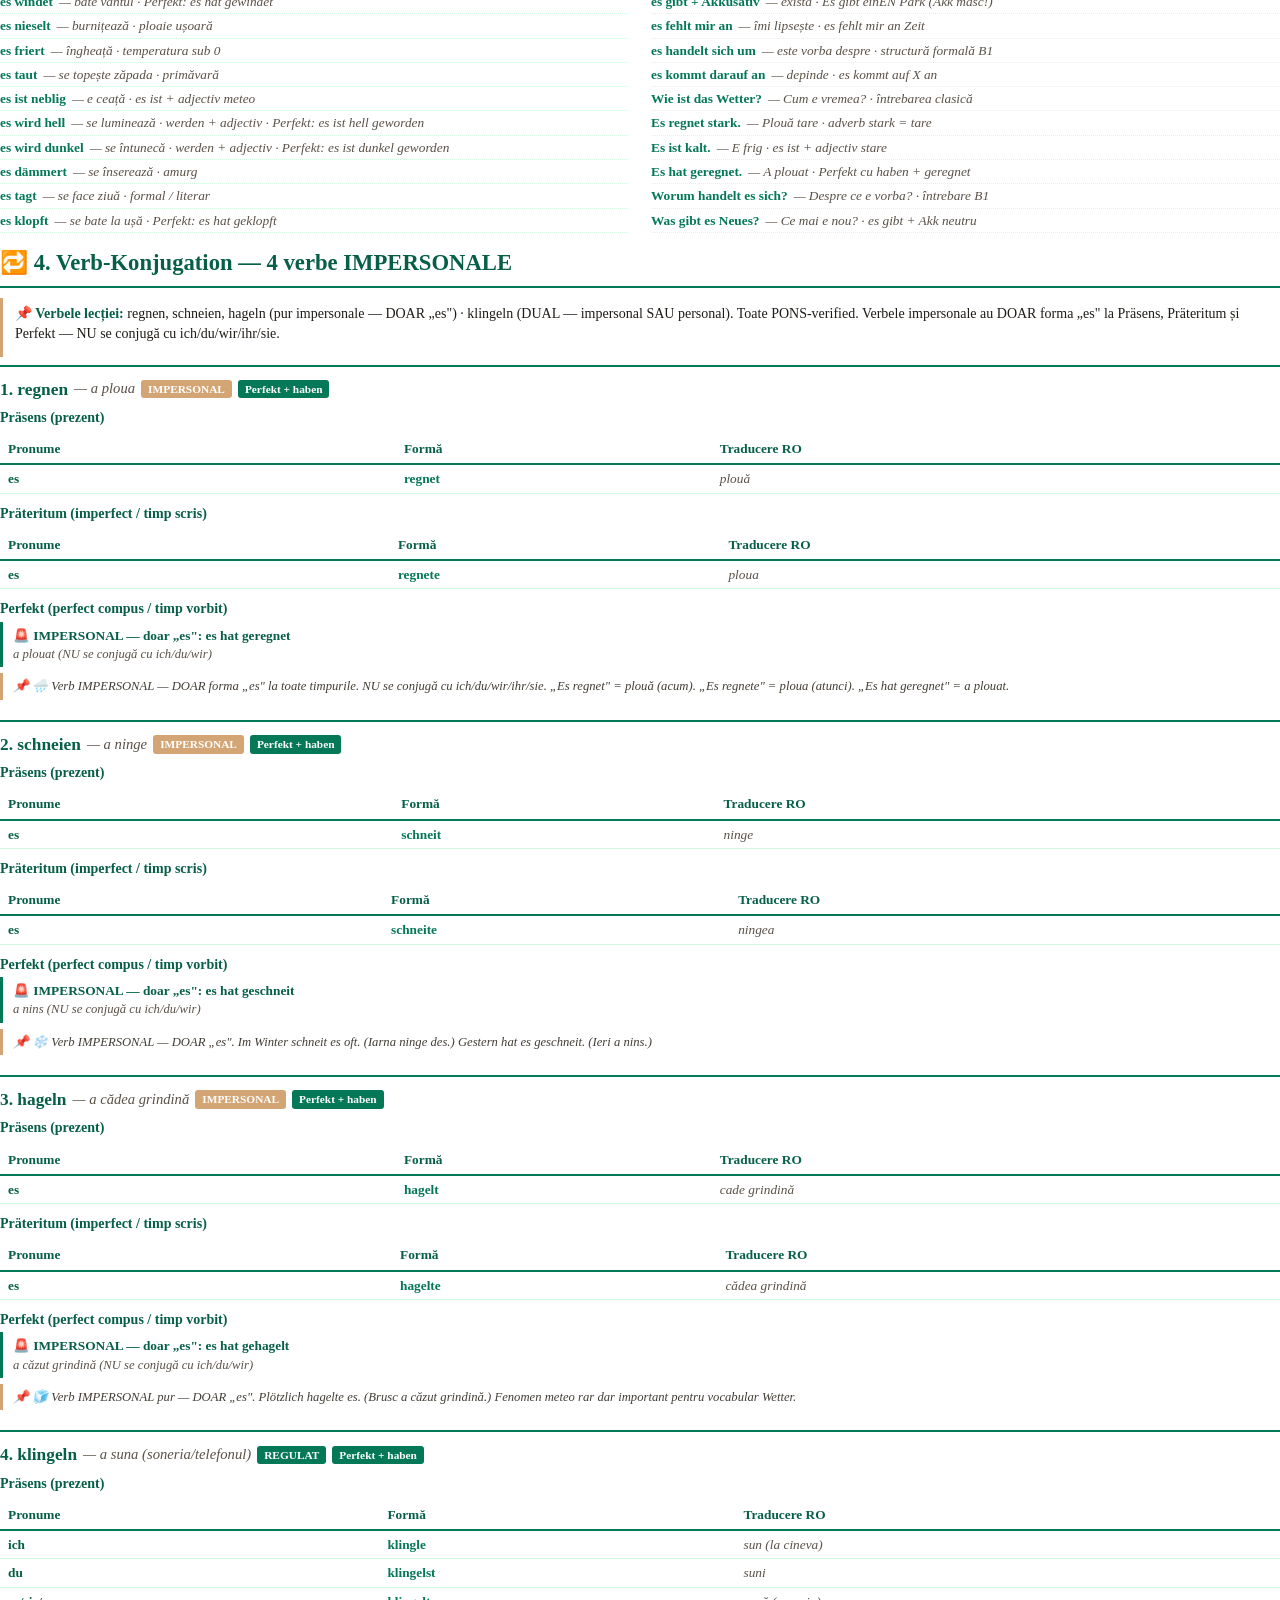
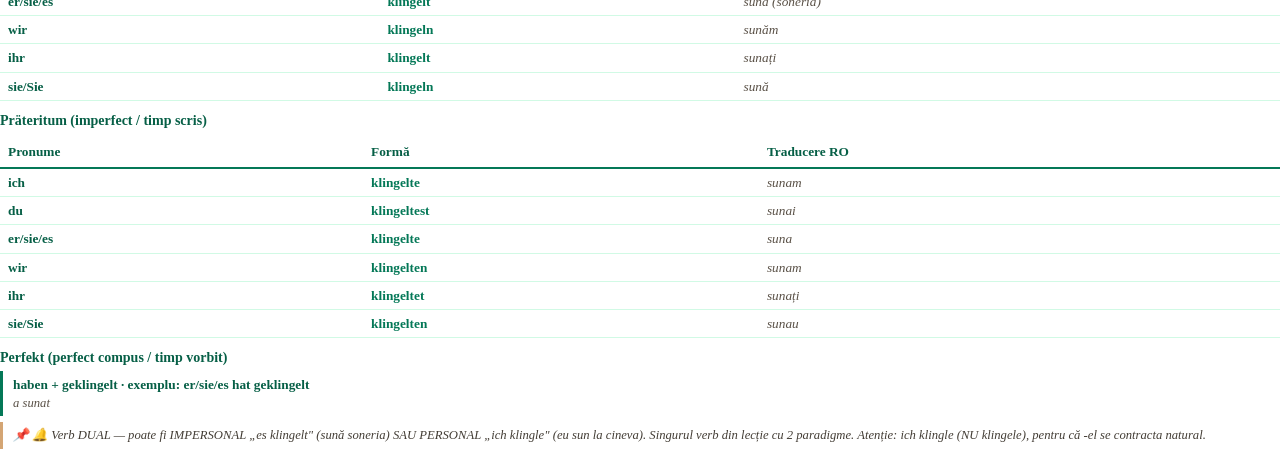
<file: pdf.html>
<!DOCTYPE html>
<html lang="ro">
<head>
    <meta charset="UTF-8">
    <meta name="robots" content="noindex, nofollow">
    <title>Verbe IMPERSONALE · Claudia Toth · A2/B1</title>
    <style>
        @page {
            size: A4;
            margin: 22mm 18mm 22mm 18mm;
            @bottom-center {
                content: "ʚଓ Claudia Toth · Verbe IMPERSONALE · A2/B1 · © 2026 — Toate drepturile rezervate · pag. " counter(page) " / " counter(pages);
                font-size: 8.5pt;
                color: #047857;
                font-family: 'Georgia', 'Times New Roman', serif;
            }
        }
        @page :first {
            margin: 0;
            @bottom-center { content: ""; }
        }

        * { box-sizing: border-box; margin: 0; padding: 0; }
        body { font-family: 'Georgia', 'Times New Roman', serif; color: #1F1B16; line-height: 1.45; font-size: 10.5pt; -webkit-print-color-adjust: exact; print-color-adjust: exact; }

        .cover { width: 100%; min-height: 100vh; padding: 80px 60px 60px; text-align: center; display: flex; flex-direction: column; align-items: center; justify-content: flex-start; page-break-after: always; }
        .cover-symbol { font-size: 90pt; color: #047857; line-height: 1; margin: 30px 0 15px; font-family: 'Segoe UI Emoji', 'Segoe UI', sans-serif; }
        .cover-divider { width: 140px; height: 3px; background: #047857; margin: 20px 0; border: none; }
        .cover-title { font-size: 30pt; color: #065f46; font-weight: bold; margin: 14px 0 18px; font-family: 'Georgia', serif; }
        .cover-subtitle { font-size: 13pt; color: #5A5147; font-style: italic; margin-bottom: 8px; }
        .cover-level { font-size: 12pt; color: #047857; font-weight: bold; margin-bottom: 60px; }
        .cover-author { font-size: 20pt; color: #065f46; font-weight: bold; margin-bottom: 8px; }
        .cover-series { font-size: 10pt; color: #5A5147; margin-bottom: 80px; }
        .cover-copyright { margin-top: auto; font-size: 10pt; color: #047857; font-weight: 600; }
        .cover-notice { font-size: 9pt; color: #8a8175; font-style: italic; margin-top: 6px; }

        .cast-banner { border-left: 3px solid #047857; padding: 8px 14px; margin: 10px 0 16px; page-break-inside: avoid; }
        .cast-banner h4 { color: #065f46; font-size: 11pt; margin-bottom: 8px; }
        .cast-grid { display: grid; grid-template-columns: repeat(6, 1fr); gap: 8px; }
        .cast-card { text-align: center; font-size: 8.5pt; page-break-inside: avoid; }
        .cast-card img { width: 50px; height: 50px; border-radius: 50%; object-fit: cover; display: block; margin: 0 auto 4px; border: 2px solid #047857; }
        .cast-card .name { color: #065f46; font-weight: bold; font-size: 9pt; display: block; }
        .cast-card .detail { color: #5A5147; font-style: italic; font-size: 7.5pt; display: block; }

        .content { padding: 0; }
        h1.chapter { color: #065f46; background: transparent; padding: 0 0 6px 0; font-size: 17pt; margin: 14px 0 10px; border-bottom: 2px solid #047857; font-family: 'Georgia', serif; page-break-after: avoid; }
        h2.sub-chapter { color: #065f46; font-size: 13pt; margin: 14px 0 6px; padding-bottom: 2px; border-bottom: 1px solid #d1fae5; font-family: 'Georgia', serif; page-break-after: avoid; }
        h3.section-h { color: #047857; font-size: 11.5pt; margin: 10px 0 5px; font-family: 'Georgia', serif; page-break-after: avoid; }
        p { margin-bottom: 6px; }
        strong { color: #065f46; }
        em { color: #433d35; font-style: italic; }
        ul, ol { margin: 4px 0 8px 22px; }
        li { margin-bottom: 2px; }

        .theory-box { background: transparent; border-left: 3px solid #047857; padding: 6px 12px; margin: 8px 0; page-break-inside: avoid; }
        .theory-box h4 { color: #065f46; font-size: 10.5pt; margin-bottom: 4px; }
        .info-box { border-left-color: #3b82f6; }
        .warn-box { border-left-color: #D4A574; }

        table { width: 100%; border-collapse: collapse; margin: 6px 0 10px; font-size: 10pt; page-break-inside: avoid; }
        table thead { background: transparent; }
        table th { padding: 5px 8px; text-align: left; font-weight: bold; color: #065f46; border-bottom: 2px solid #047857; }
        table td { padding: 4px 8px; border-bottom: 1px solid #d1fae5; vertical-align: top; }
        td.verb { color: #047857; font-weight: bold; }
        td.ro-text { color: #5A5147; font-style: italic; }
        .ro-translation { display: block; color: #5A5147; font-style: italic; font-size: 9pt; margin-top: 1px; }

        .ex-block { margin-bottom: 14px; page-break-inside: avoid; }
        .ex-block h3 { color: #065f46; font-size: 12pt; margin-bottom: 5px; }
        .ex-block .instruction { border-left: 3px solid #D4A574; padding: 4px 12px; margin-bottom: 6px; font-size: 9.5pt; color: #5A5147; font-style: italic; }
        .rezolvare-banner { display: inline-block; background: #047857; color: white; padding: 2px 10px; border-radius: 3px; font-size: 9pt; font-weight: bold; margin: 4px 0; -webkit-print-color-adjust: exact; print-color-adjust: exact; }
        .ex-item { display: flex; gap: 8px; margin-bottom: 5px; align-items: flex-start; }
        .ex-num { color: #047857; font-weight: bold; font-size: 10pt; flex-shrink: 0; min-width: 18px; }
        .ex-num::after { content: "."; }
        .ex-body { flex: 1; }
        .ex-q { margin-bottom: 2px; }
        .ex-a { color: #047857; font-weight: bold; font-size: 10pt; margin-top: 2px; }
        .ex-a::before { content: "✓ Rezolvare: "; color: #065f46; }
        .ex-explanation { color: #5A5147; font-size: 9pt; font-style: italic; margin-top: 1px; }

        .flashcards-grid { columns: 2; column-gap: 22px; margin-top: 8px; }
        .fc-row { break-inside: avoid; padding: 2px 0; border-bottom: 1px dotted #d1fae5; font-size: 10pt; }
        .fc-row .de { color: #047857; font-weight: bold; }
        .fc-row .ro { color: #5A5147; font-style: italic; margin-left: 6px; }

        .verb-card { border-top: 2px solid #047857; padding: 10px 0 8px 0; margin-bottom: 12px; page-break-inside: avoid; }
        .verb-card .vh { display: flex; align-items: center; flex-wrap: wrap; gap: 6px; margin-bottom: 6px; }
        .verb-card .vh .name { font-size: 13pt; color: #065f46; font-weight: bold; }
        .verb-card .vh .ro { color: #5A5147; font-style: italic; font-size: 11pt; }
        .verb-card .vh .badge { display: inline-block; padding: 1px 7px; border-radius: 3px; font-size: 8.5pt; color: white; font-weight: bold; -webkit-print-color-adjust: exact; print-color-adjust: exact; }
        .verb-card .badge.strong { background: #dc2626; }
        .verb-card .badge.weak { background: #047857; }
        .verb-card .badge.sein { background: #2563eb; }
        .verb-card .badge.haben { background: #047857; }
        .verb-card h5 { color: #065f46; margin: 6px 0 2px; font-size: 10.5pt; }
        .verb-card .perfekt-box { border-left: 3px solid #047857; padding: 4px 10px; margin-top: 2px; font-size: 10pt; }
        .verb-card .perfekt-box .de { color: #065f46; font-weight: 600; }
        .verb-card .perfekt-box .ro { color: #5A5147; font-style: italic; font-size: 9.5pt; }
        .verb-card .note { font-size: 9.5pt; color: #433d35; padding: 4px 10px; border-left: 3px solid #D4A574; margin-top: 6px; font-style: italic; }

        .new-section { page-break-before: always; }
    
        /* ===== FIX imagini in PDF (avatare decorative ascunse la print) — regula 15 ===== */
        .andreea-note { border-left: 3px solid #D4A574; padding: 6px 12px; margin: 8px 0; page-break-inside: avoid; font-style: italic; color: #5A5147; background: transparent; }
        .andreea-note .speaker { font-weight: bold; font-style: normal; color: #065f46; margin-bottom: 2px; display: block; }
        .andreea-note .text { display: block; }
        .andreea-note-content { flex: 1; }
        .andreea-note-avatar { display: none; }
        .dialog-avatar { display: none; }
        .persona-mini img { width: 40px; height: 50px; object-fit: cover; }
    </style>
</head>
<body>

<div class="cover">
    <div class="cover-symbol">ʚଓ</div>
    <hr class="cover-divider">
    <h1 class="cover-title">Verbe IMPERSONALE</h1>
    <hr class="cover-divider">
    <p class="cover-subtitle">26 verbe + expresii cu „es" — Wetter, Timp, Sunete, Stări &amp; situații</p>
    <p class="cover-level">Nivel A2/B1</p>
    <p class="cover-author">Claudia Toth</p>
    <p class="cover-series">Annettes Deutschkurs — Material suplimentar de gramatică</p>
    <div class="cover-copyright">© 2026 Claudia Toth · Toate drepturile rezervate</div>
    <p class="cover-notice">All rights reserved · Reproducerea fără acord scris este interzisă.</p>
</div>

<div id="pdf-content"></div>

<script src="theory.js"></script>
<script src="exercises.js"></script>
<script src="flashcards.js"></script>
<script src="verbs.js"></script>
<script src="pdf-builder.js"></script>

</body>
</html>
</file>
<file: styles.css>
/* ============================================
   CLAUDIA TOTH - NOMEN-VERB-VERBINDUNGEN
   Design verde profesional · Mobile responsive
   ============================================ */

* {
    margin: 0;
    padding: 0;
    box-sizing: border-box;
}

body {
    font-family: 'Segoe UI', Tahoma, Geneva, Verdana, sans-serif;
    background: #FAF6EE;
    line-height: 1.6;
    padding: 0;
    padding-top: 80px;
    min-height: 100vh;
    color: #1F1B16;
}

/* ============================================
   NAVIGATION BAR
   ============================================ */
.navbar {
    position: fixed;
    top: 0;
    left: 0;
    right: 0;
    background: linear-gradient(135deg, #10b981 0%, #059669 100%);
    padding: 15px 30px;
    box-shadow: 0 4px 20px rgba(0,0,0,0.3);
    z-index: 1000;
    display: flex;
    flex-direction: column;
    gap: 15px;
    align-items: center;
    justify-content: center;
}

.navbar-logo {
    color: white;
    font-size: 1.3rem;
    font-weight: bold;
    text-decoration: none;
}

.navbar-menu {
    display: flex;
    gap: 5px;
    list-style: none;
    align-items: center;
    flex-wrap: wrap;
    justify-content: center;
}

.navbar-menu a {
    color: white;
    text-decoration: none;
    padding: 10px 18px;
    border-radius: 8px;
    transition: all 0.3s;
    font-size: 0.95rem;
    font-weight: 500;
}

.navbar-menu a:hover {
    background: rgba(255,255,255,0.2);
    transform: translateY(-2px);
}

/* ============================================
   CONTAINER PRINCIPAL
   ============================================ */
.container {
    max-width: 1100px;
    margin: 20px auto;
    background: #FBF7EF;
    border-radius: 20px;
    box-shadow: 0 20px 60px rgba(0,0,0,0.3);
    overflow: hidden;
}

.header {
    background: linear-gradient(135deg, #10b981 0%, #059669 100%);
    color: white;
    padding: 40px 30px;
    text-align: center;
}

.header h1 {
    font-size: 2.3rem;
    margin-bottom: 10px;
}

.header .subtitle {
    font-size: 1.1rem;
    opacity: 0.95;
    margin-bottom: 5px;
}

.header p {
    font-size: 1rem;
    opacity: 0.9;
}

.content {
    padding: 30px;
}

/* ============================================
   SECȚIUNI (Teorie + Exerciții)
   ============================================ */
.section {
    margin-bottom: 20px;
    scroll-margin-top: 100px;
    border-radius: 12px;
    overflow: hidden;
    border: 2px solid #d1fae5;
}

.section-header {
    background: linear-gradient(135deg, #10b981 0%, #059669 100%);
    color: white;
    padding: 18px 25px;
    cursor: pointer;
    display: flex;
    justify-content: space-between;
    align-items: center;
    transition: all 0.3s;
}

.section-header:hover {
    background: linear-gradient(135deg, #059669 0%, #047857 100%);
}

.section-header h3 {
    font-size: 1.2rem;
}

.arrow {
    transition: transform 0.3s;
    font-size: 1rem;
}

.arrow.rotated {
    transform: rotate(180deg);
}

.section-content {
    display: none;
    padding: 25px;
    background: #FBF7EF;
}

.section-content.active {
    display: block;
    animation: fadeIn 0.4s ease-in-out;
}

@keyframes fadeIn {
    from { opacity: 0; transform: translateY(-5px); }
    to { opacity: 1; transform: translateY(0); }
}

/* ============================================
   SUB-SECȚIUNI (în Teorie)
   ============================================ */
.sub-section {
    margin-bottom: 12px;
    border-radius: 10px;
    overflow: hidden;
    border: 1px solid #a7f3d0;
    background: white;
}

.sub-section-header {
    background: #d1fae5;
    color: #065f46;
    padding: 12px 18px;
    cursor: pointer;
    display: flex;
    justify-content: space-between;
    align-items: center;
    font-weight: 600;
    transition: background 0.3s;
    gap: 10px;
}

.sub-section-header > span:first-child {
    flex: 1;
}

.sub-section-header:hover {
    background: #a7f3d0;
}

/* ============================================
   AUDIO PLAYER (Play / Stop la fiecare subtitlu)
   ============================================ */
.audio-player {
    display: flex;
    align-items: center;
}

.audio-btn {
    background: #10b981;
    color: white;
    border: none;
    width: 36px;
    height: 36px;
    border-radius: 50%;
    cursor: pointer;
    font-size: 0.9rem;
    transition: all 0.3s;
    display: flex;
    align-items: center;
    justify-content: center;
    padding: 0;
    box-shadow: 0 2px 6px rgba(16, 185, 129, 0.3);
}

.audio-btn:hover {
    background: #059669;
    transform: scale(1.1);
    box-shadow: 0 4px 10px rgba(16, 185, 129, 0.5);
}

.audio-btn:active {
    transform: scale(0.95);
}

/* Buton STOP — gri/roșu (Regula 16) */
.audio-btn.audio-stop {
    background: #ef4444;
    margin-left: 4px;
    box-shadow: 0 2px 6px rgba(239, 68, 68, 0.3);
}
.audio-btn.audio-stop:hover {
    background: #dc2626;
    box-shadow: 0 4px 10px rgba(239, 68, 68, 0.5);
}

.lesson-audio {
    display: flex;
    align-items: center;
    gap: 12px;
    margin-bottom: 18px;
    padding: 10px 14px;
    background: #FBF7EF;
    border-left: 4px solid #10b981;
    border-radius: 6px;
}

.lesson-audio-label {
    color: #065f46;
    font-weight: 600;
    font-size: 0.95rem;
}

.sub-arrow {
    transition: transform 0.3s;
}

.sub-arrow.rotated {
    transform: rotate(180deg);
}

.sub-section-content {
    display: none;
    padding: 18px;
    background: white;
}

.sub-section-content.active {
    display: block;
}

/* ============================================
   THEORY BOX
   ============================================ */
.theory-box {
    background: white;
    border-left: 4px solid #10b981;
    padding: 18px 22px;
    margin: 12px 0;
    border-radius: 8px;
    box-shadow: 0 2px 8px rgba(0,0,0,0.05);
}

.theory-box h4 {
    color: #065f46;
    margin-bottom: 10px;
    font-size: 1.1rem;
}

.theory-box p {
    margin-bottom: 8px;
}

.theory-box ul {
    margin-left: 20px;
    margin-top: 8px;
}

.theory-box li {
    margin-bottom: 6px;
}

/* Exemple în context */
.example-box {
    background: #ecfdf5;
    border: 1px dashed #10b981;
    padding: 12px 16px;
    border-radius: 8px;
    margin: 10px 0;
    font-style: italic;
}

.example-box .de {
    color: #065f46;
    font-weight: 600;
    font-style: normal;
}

.example-box .ro {
    color: #5A5147;
    font-size: 0.95rem;
    margin-top: 4px;
}

/* Tabele teorie */
.theory-table {
    width: 100%;
    border-collapse: collapse;
    margin: 12px 0;
    background: white;
    border-radius: 8px;
    overflow: hidden;
    box-shadow: 0 2px 6px rgba(0,0,0,0.05);
}

.theory-table th {
    background: #10b981;
    color: white;
    padding: 12px;
    text-align: left;
    font-weight: 600;
}

.theory-table td {
    padding: 10px 12px;
    border-bottom: 1px solid #d1fae5;
}

.theory-table tr:last-child td {
    border-bottom: none;
}

.theory-table tr:nth-child(even) {
    background: #FBF7EF;
}

.theory-table .verb {
    color: #059669;
    font-weight: bold;
}

.theory-table .nomen {
    color: #065f46;
    font-weight: 600;
}

.theory-table .ro-text {
    color: #5A5147;
    font-style: italic;
    font-size: 0.95rem;
}

/* ============================================
   EXERCIȚII
   ============================================ */
.exercise-instruction {
    background: #F5F0E8;
    border-left: 4px solid #D4A574;
    padding: 12px 18px;
    margin-bottom: 18px;
    border-radius: 8px;
    color: #5A5147;
}

.exercise-item {
    background: white;
    padding: 15px 18px;
    margin-bottom: 12px;
    border-radius: 10px;
    display: flex;
    align-items: flex-start;
    gap: 12px;
    flex-wrap: wrap;
    box-shadow: 0 2px 6px rgba(0,0,0,0.05);
}

.exercise-number {
    background: #10b981;
    color: white;
    width: 30px;
    height: 30px;
    border-radius: 50%;
    display: flex;
    align-items: center;
    justify-content: center;
    font-weight: bold;
    flex-shrink: 0;
    font-size: 0.9rem;
}

.input-group {
    flex: 1;
    min-width: 200px;
    display: flex;
    flex-direction: column;
    gap: 6px;
}

.input-group label {
    color: #1F1B16;
    font-size: 1rem;
    line-height: 1.5;
}

.input-group .nomen-highlight {
    color: #065f46;
    font-weight: bold;
    background: #d1fae5;
    padding: 2px 8px;
    border-radius: 5px;
}

.input-group input[type="text"],
.input-group select {
    padding: 10px 14px;
    border: 2px solid #d1fae5;
    border-radius: 8px;
    font-size: 1rem;
    font-family: inherit;
    transition: all 0.3s;
    background: white;
}

.input-group input[type="text"]:focus,
.input-group select:focus {
    outline: none;
    border-color: #10b981;
    box-shadow: 0 0 0 3px rgba(16, 185, 129, 0.15);
}

/* Multiple choice */
.mc-options {
    display: flex;
    flex-direction: column;
    gap: 8px;
    margin-top: 8px;
}

.mc-option {
    display: flex;
    align-items: center;
    gap: 10px;
    padding: 8px 12px;
    border-radius: 8px;
    transition: background 0.2s;
    cursor: pointer;
}

.mc-option:hover {
    background: #FBF7EF;
}

.mc-option input[type="radio"] {
    cursor: pointer;
    width: 18px;
    height: 18px;
    accent-color: #10b981;
}

.mc-option label {
    cursor: pointer;
    flex: 1;
}

/* Feedback */
.feedback {
    width: 100%;
    margin-top: 8px;
    padding: 0;
    font-size: 0.95rem;
    border-radius: 6px;
    transition: all 0.3s;
}

.feedback.correct {
    background: #d1fae5;
    color: #065f46;
    padding: 10px 14px;
    border-left: 3px solid #10b981;
}

.feedback.incorrect {
    background: #fee2e2;
    color: #991b1b;
    padding: 10px 14px;
    border-left: 3px solid #ef4444;
}

.feedback.correct::before {
    content: "✓ Richtig! ";
    font-weight: bold;
}

.feedback.incorrect::before {
    content: "✗ Falsch. ";
    font-weight: bold;
}

/* ============================================
   BUTOANE
   ============================================ */
.btn-container {
    display: flex;
    gap: 15px;
    justify-content: center;
    margin: 30px 0;
    flex-wrap: wrap;
}

.btn {
    padding: 14px 32px;
    border: none;
    border-radius: 10px;
    font-size: 1rem;
    font-weight: 600;
    cursor: pointer;
    transition: all 0.3s;
    font-family: inherit;
}

.btn-check {
    background: linear-gradient(135deg, #10b981 0%, #059669 100%);
    color: white;
}

.btn-check:hover {
    transform: translateY(-2px);
    box-shadow: 0 8px 20px rgba(16, 185, 129, 0.4);
}

.btn-reset {
    background: #5A5147;
    color: white;
}

.btn-reset:hover {
    background: #433d35;
    transform: translateY(-2px);
    box-shadow: 0 8px 20px rgba(107, 114, 128, 0.4);
}

/* ============================================
   SCOR
   ============================================ */
.score {
    display: none;
    background: linear-gradient(135deg, #10b981 0%, #059669 100%);
    color: white;
    padding: 25px;
    border-radius: 12px;
    text-align: center;
    margin: 20px 0;
    scroll-margin-top: 100px;
}

.score.show {
    display: block;
    animation: fadeIn 0.5s;
}

.score-value {
    font-size: 2rem;
    font-weight: bold;
    margin-bottom: 10px;
}

.score-message {
    font-size: 1.1rem;
}

/* ============================================
   FLASHCARDS
   ============================================ */
.flashcard-counter {
    text-align: center;
    margin-bottom: 15px;
    color: #065f46;
    font-weight: 600;
}

.flashcard {
    background: white;
    border-radius: 16px;
    padding: 50px 30px;
    min-height: 220px;
    display: flex;
    align-items: center;
    justify-content: center;
    text-align: center;
    cursor: pointer;
    box-shadow: 0 4px 15px rgba(0,0,0,0.1);
    transition: transform 0.3s;
    position: relative;
    border: 3px solid #10b981;
}

.flashcard:hover {
    transform: scale(1.02);
}

.flashcard-content {
    width: 100%;
}

.flashcard .de {
    font-size: 1.8rem;
    color: #065f46;
    font-weight: bold;
    margin-bottom: 10px;
}

.flashcard .ro {
    font-size: 1.2rem;
    color: #5A5147;
    font-style: italic;
    display: none;
}

.flashcard.flipped .ro {
    display: block;
    animation: fadeIn 0.3s;
}

.flashcard-hint {
    position: absolute;
    bottom: 12px;
    left: 0;
    right: 0;
    color: #8a8175;
    font-size: 0.85rem;
}

.flashcard-audio-btn {
    position: absolute;
    top: 15px;
    right: 15px;
    background: #10b981;
    color: white;
    border: none;
    width: 40px;
    height: 40px;
    border-radius: 50%;
    font-size: 1.2rem;
    cursor: pointer;
    transition: all 0.3s;
    display: flex;
    align-items: center;
    justify-content: center;
}

.flashcard-audio-btn:hover {
    background: #059669;
    transform: scale(1.1);
}

.flashcard-controls {
    display: flex;
    justify-content: space-between;
    gap: 15px;
    margin-top: 20px;
}

.flashcard-btn {
    flex: 1;
    background: linear-gradient(135deg, #10b981 0%, #059669 100%);
    color: white;
    padding: 12px;
    border: none;
    border-radius: 8px;
    cursor: pointer;
    font-size: 1rem;
    font-weight: 600;
    transition: all 0.3s;
    font-family: inherit;
}

.flashcard-btn:hover {
    transform: translateY(-2px);
    box-shadow: 0 4px 12px rgba(16, 185, 129, 0.4);
}

.flashcard-btn:disabled {
    background: #d1d5db;
    cursor: not-allowed;
    transform: none;
    box-shadow: none;
}

/* ============================================
   MOBILE RESPONSIVE
   ============================================ */
@media (max-width: 768px) {
    body {
        padding: 0;
        padding-top: 140px;
    }

    .navbar {
        padding: 15px;
    }

    .navbar-menu a {
        padding: 8px 12px;
        font-size: 0.85rem;
    }

    .container {
        margin: 10px;
        border-radius: 12px;
    }

    .header h1 {
        font-size: 1.6rem;
    }

    .header .subtitle {
        font-size: 0.95rem;
    }

    .content {
        padding: 15px;
    }

    .section-header h3 {
        font-size: 1rem;
    }

    .exercise-item {
        padding: 12px;
    }

    .input-group {
        min-width: 100%;
    }

    .btn {
        padding: 12px 24px;
        font-size: 0.95rem;
    }

    .flashcard {
        padding: 35px 20px;
        min-height: 180px;
    }

    .flashcard .de {
        font-size: 1.4rem;
    }

    .flashcard .ro {
        font-size: 1rem;
    }

    .theory-table,
    .grammar-table {
        font-size: 0.9rem;
        display: block;
        overflow-x: auto;
        white-space: nowrap;
        -webkit-overflow-scrolling: touch;
        max-width: 100%;
        scrollbar-width: thin;
        scrollbar-color: #D4A574 #F5F0E8;
        background-image: linear-gradient(to right, transparent calc(100% - 32px), rgba(212, 165, 116, 0.28) 100%);
        background-attachment: local;
        background-repeat: no-repeat;
    }

    .theory-table::-webkit-scrollbar,
    .grammar-table::-webkit-scrollbar {
        height: 6px;
    }
    .theory-table::-webkit-scrollbar-track,
    .grammar-table::-webkit-scrollbar-track {
        background: #F5F0E8;
        border-radius: 3px;
    }
    .theory-table::-webkit-scrollbar-thumb,
    .grammar-table::-webkit-scrollbar-thumb {
        background: #D4A574;
        border-radius: 3px;
    }

    .theory-table::before,
    .grammar-table::before {
        content: '👈 Glisează lateral pentru toate coloanele 👉';
        display: block;
        background: #F5F0E8;
        color: #5A5147;
        padding: 6px 10px;
        font-size: 0.72rem;
        text-align: center;
        font-style: italic;
        border-radius: 6px 6px 0 0;
        white-space: nowrap;
        border-bottom: 1px solid #D4A574;
        position: sticky;
        left: 0;
    }

    .theory-table th,
    .theory-table td,
    .grammar-table th,
    .grammar-table td {
        padding: 8px;
    }
}

/* ============================================
   TRADUCERI ROMÂNĂ sub fiecare propoziție germană
   Permanent vizibile sub tabelele de teorie
   ============================================ */
.ro-translation {
    display: inline-block;
    color: #5A5147;
    font-style: italic;
    font-size: 0.88rem;
    font-weight: normal;
    line-height: 1.4;
    margin-top: 4px;
    padding-left: 8px;
    border-left: 2px solid #D4A574;
}

/* ============================================
   TEST FINAL - Wizard Style
   ============================================ */

/* Intro section */
.test-intro {
    background: white;
    padding: 30px;
    border-radius: 12px;
    text-align: center;
    box-shadow: 0 2px 8px rgba(0,0,0,0.05);
}

.test-intro h3 {
    color: #065f46;
    font-size: 1.5rem;
    margin-bottom: 15px;
}

.test-intro p {
    color: #1F1B16;
    margin-bottom: 15px;
}

.test-info-list {
    list-style: none;
    padding: 0;
    margin: 20px auto;
    max-width: 500px;
    text-align: left;
}

.test-info-list li {
    padding: 8px 0;
    color: #1F1B16;
}

.btn-large {
    padding: 16px 40px !important;
    font-size: 1.1rem !important;
    margin-top: 15px;
}

/* Wizard - container principal */
.test-wizard {
    background: white;
    padding: 30px;
    border-radius: 12px;
    box-shadow: 0 2px 8px rgba(0,0,0,0.05);
}

/* Progress bar */
.test-progress {
    margin-bottom: 25px;
}

.test-progress-info {
    display: flex;
    justify-content: space-between;
    margin-bottom: 10px;
    font-weight: 600;
    color: #065f46;
    flex-wrap: wrap;
    gap: 10px;
}

.test-progress-bar {
    height: 12px;
    background: #d1fae5;
    border-radius: 6px;
    overflow: hidden;
}

.test-progress-fill {
    height: 100%;
    background: linear-gradient(90deg, #10b981 0%, #059669 100%);
    transition: width 0.4s ease;
    border-radius: 6px;
    box-shadow: 0 0 8px rgba(16, 185, 129, 0.4);
}

/* Întrebarea curentă */
.test-question {
    background: #FBF7EF;
    padding: 25px;
    border-radius: 10px;
    margin-bottom: 20px;
    border: 2px solid #d1fae5;
}

.test-question-label {
    color: #065f46;
    font-weight: 600;
    font-size: 1.05rem;
    margin-bottom: 15px;
}

.test-question-content {
    font-size: 1.15rem;
    color: #1F1B16;
    line-height: 1.8;
    margin-bottom: 12px;
}

.test-blank {
    background: #F5F0E8;
    padding: 4px 16px;
    border-radius: 6px;
    border: 2px dashed #D4A574;
    color: #5A5147;
    font-weight: bold;
    margin-right: 8px;
}

.test-translation {
    display: block;
    color: #5A5147;
    font-style: italic;
    margin: 10px 0;
    font-size: 0.95rem;
}

.test-ro-text {
    background: #F5F0E8;
    padding: 15px;
    border-radius: 8px;
    border-left: 4px solid #D4A574;
    color: #5A5147;
    font-weight: 500;
}

.test-input {
    width: 100%;
    padding: 12px 16px;
    border: 2px solid #d1fae5;
    border-radius: 8px;
    font-size: 1.05rem;
    font-family: inherit;
    transition: all 0.3s;
    background: white;
    margin-top: 10px;
}

.test-input:focus {
    outline: none;
    border-color: #10b981;
    box-shadow: 0 0 0 3px rgba(16, 185, 129, 0.15);
}

.test-mc {
    margin-top: 15px;
}

.test-mc .mc-option {
    background: white;
    padding: 12px 16px;
    border-radius: 8px;
    margin-bottom: 8px;
    border: 2px solid #d1fae5;
    transition: all 0.2s;
}

.test-mc .mc-option:hover {
    border-color: #10b981;
    background: #FBF7EF;
}

/* Controale wizard */
.test-controls {
    display: flex;
    gap: 12px;
    justify-content: space-between;
    margin-top: 25px;
    flex-wrap: wrap;
}

.btn-secondary {
    background: #5A5147;
    color: white;
}

.btn-secondary:hover {
    background: #433d35;
    transform: translateY(-2px);
    box-shadow: 0 4px 12px rgba(107, 114, 128, 0.4);
}

.btn:disabled {
    opacity: 0.5;
    cursor: not-allowed;
    transform: none !important;
    box-shadow: none !important;
}

/* Buton ÎNAPOI LA TEORIE */
.btn-back {
    background: linear-gradient(135deg, #5A5147 0%, #433d35 100%);
    color: white;
}

.btn-back:hover {
    transform: translateY(-2px);
    box-shadow: 0 8px 20px rgba(90, 81, 71, 0.4);
}

.test-back-top {
    margin-bottom: 20px;
}

/* REZULTATE */
.test-results {
    background: white;
    padding: 30px;
    border-radius: 12px;
    box-shadow: 0 2px 8px rgba(0,0,0,0.05);
}

.test-result-card {
    text-align: center;
    padding: 30px;
    border-radius: 16px;
    margin-bottom: 25px;
}

.test-result-card.passed {
    background: linear-gradient(135deg, #10b981 0%, #059669 100%);
    color: white;
}

.test-result-card.failed {
    background: linear-gradient(135deg, #ef4444 0%, #dc2626 100%);
    color: white;
}

.test-result-emoji {
    font-size: 4rem;
    margin-bottom: 10px;
}

.test-result-badge {
    font-size: 1.3rem;
    font-weight: bold;
    letter-spacing: 2px;
    margin-bottom: 15px;
    opacity: 0.95;
}

.test-result-score {
    font-size: 3rem;
    font-weight: bold;
    margin-bottom: 5px;
}

.test-result-percentage {
    font-size: 2.5rem;
    font-weight: bold;
    margin-bottom: 20px;
    opacity: 0.9;
}

.test-result-message {
    font-size: 1rem;
    line-height: 1.6;
    max-width: 550px;
    margin: 0 auto;
    padding: 0 15px;
}

.pass-mark, .fail-mark {
    margin-top: 20px;
    padding: 12px;
    background: rgba(255,255,255,0.2);
    border-radius: 8px;
    font-weight: 600;
    font-size: 0.95rem;
}

/* Stats categorii */
.test-stats {
    background: #FBF7EF;
    padding: 20px;
    border-radius: 10px;
    margin-bottom: 20px;
    border-left: 4px solid #10b981;
}

.test-stats h4 {
    color: #065f46;
    margin-bottom: 12px;
}

.test-stats ul {
    list-style: none;
    padding: 0;
}

.test-stats li {
    padding: 8px 0;
    border-bottom: 1px solid #d1fae5;
    color: #1F1B16;
}

.test-stats li:last-child {
    border-bottom: none;
}

/* Greșeli */
.test-mistakes {
    background: #fef2f2;
    padding: 20px;
    border-radius: 10px;
    margin-bottom: 20px;
    border-left: 4px solid #ef4444;
}

.test-mistakes h4 {
    color: #991b1b;
    margin-bottom: 15px;
}

.mistake-item {
    background: white;
    padding: 12px 15px;
    border-radius: 8px;
    margin-bottom: 10px;
    line-height: 1.6;
}

/* Acțiuni finale */
.test-final-actions {
    display: flex;
    gap: 15px;
    justify-content: center;
    flex-wrap: wrap;
    margin-top: 25px;
}

/* Mobile responsive pentru test */
@media (max-width: 768px) {
    .test-intro,
    .test-wizard,
    .test-results {
        padding: 20px 15px;
    }
    
    .test-question {
        padding: 18px 15px;
    }
    
    .test-question-content {
        font-size: 1rem;
    }
    
    .test-result-emoji {
        font-size: 3rem;
    }
    
    .test-result-score {
        font-size: 2.2rem;
    }
    
    .test-result-percentage {
        font-size: 1.8rem;
    }
    
    .test-controls {
        flex-direction: column;
    }

    .test-controls .btn {
        width: 100%;
    }
}

/* ============================================
   EX1 - CLICK-MATCH (DE ↔ RO)
   ============================================ */
.dm-board {
    display: grid;
    grid-template-columns: 1fr 1fr;
    gap: 18px;
    margin: 15px 0;
}

.dm-col {
    background: white;
    padding: 14px;
    border-radius: 10px;
    box-shadow: 0 2px 6px rgba(0,0,0,0.05);
    display: flex;
    flex-direction: column;
    gap: 8px;
}

.dm-col-title {
    color: #065f46;
    font-weight: bold;
    margin-bottom: 6px;
    text-align: center;
    font-size: 1rem;
    padding-bottom: 8px;
    border-bottom: 2px solid #d1fae5;
}

.dm-tile {
    padding: 10px 14px;
    background: #FBF7EF;
    border: 2px solid #d1fae5;
    border-radius: 8px;
    cursor: pointer;
    transition: all 0.2s;
    font-weight: 500;
    color: #065f46;
    text-align: center;
}

.dm-tile:hover {
    background: #d1fae5;
    border-color: #10b981;
    transform: translateY(-1px);
}

.dm-tile.dm-selected {
    background: #F5F0E8;
    border-color: #D4A574;
    color: #5A5147;
}

.dm-tile.dm-correct {
    background: #d1fae5;
    border-color: #10b981;
    color: #065f46;
    cursor: default;
    opacity: 0.7;
}

.dm-tile.dm-wrong {
    background: #fee2e2;
    border-color: #ef4444;
    color: #991b1b;
    animation: shake 0.4s;
}

.dm-status {
    text-align: center;
    margin-top: 12px;
    padding: 10px;
    background: #F5F0E8;
    border-radius: 8px;
    color: #5A5147;
    font-weight: 600;
    border-left: 4px solid #D4A574;
}

@keyframes shake {
    0%, 100% { transform: translateX(0); }
    25% { transform: translateX(-5px); }
    75% { transform: translateX(5px); }
}

/* ============================================
   EX2 - SORT 5 COLOANE
   ============================================ */
.sort-pool {
    display: flex;
    flex-wrap: wrap;
    gap: 8px;
    padding: 14px;
    background: white;
    border: 2px dashed #10b981;
    border-radius: 10px;
    margin: 15px 0;
    min-height: 60px;
}

.sort-tile {
    padding: 8px 14px;
    background: #FBF7EF;
    border: 2px solid #d1fae5;
    border-radius: 8px;
    cursor: pointer;
    transition: all 0.2s;
    font-weight: 500;
    color: #065f46;
    user-select: none;
}

.sort-tile:hover {
    background: #d1fae5;
    border-color: #10b981;
}

.sort-tile.sort-selected {
    background: #F5F0E8;
    border-color: #D4A574;
    color: #5A5147;
}

.sort-tile.sort-wrong {
    background: #fee2e2;
    border-color: #ef4444;
    color: #991b1b;
    animation: shake 0.4s;
}

.sort-tile.sort-placed {
    background: #d1fae5;
    border-color: #10b981;
    color: #065f46;
    cursor: default;
}

.sort-cols {
    display: grid;
    grid-template-columns: repeat(5, 1fr);
    gap: 10px;
    margin-top: 12px;
}

.sort-col {
    background: white;
    border: 2px solid #d1fae5;
    border-radius: 10px;
    padding: 10px;
    cursor: pointer;
    min-height: 140px;
    transition: all 0.2s;
}

.sort-col:hover {
    border-color: #10b981;
    background: #FBF7EF;
}

.sort-col-title {
    text-align: center;
    font-weight: bold;
    color: white;
    background: linear-gradient(135deg, #10b981 0%, #059669 100%);
    padding: 6px 10px;
    border-radius: 6px;
    margin-bottom: 8px;
    font-size: 1rem;
}

.sort-col-body {
    display: flex;
    flex-direction: column;
    gap: 6px;
}

/* ============================================
   EX3 - SATZBAU KLAMMER (click-to-build)
   ============================================ */
.satzbau-item {
    background: white;
    padding: 15px 18px;
    margin-bottom: 12px;
    border-radius: 10px;
    display: flex;
    align-items: flex-start;
    gap: 12px;
    box-shadow: 0 2px 6px rgba(0,0,0,0.05);
}

.satzbau-answer {
    min-height: 50px;
    padding: 12px;
    background: #F5F0E8;
    border: 2px dashed #D4A574;
    border-radius: 8px;
    margin: 8px 0;
    display: flex;
    flex-wrap: wrap;
    gap: 6px;
    align-items: center;
}

.satzbau-answer-placeholder {
    color: #8a8175;
    font-style: italic;
    font-size: 0.95rem;
}

.satzbau-pool {
    display: flex;
    flex-wrap: wrap;
    gap: 8px;
    padding: 10px;
    background: #FBF7EF;
    border-radius: 8px;
    margin-top: 8px;
}

.satzbau-word {
    padding: 8px 14px;
    background: white;
    border: 2px solid #d1fae5;
    border-radius: 8px;
    cursor: pointer;
    transition: all 0.2s;
    font-weight: 500;
    color: #065f46;
    user-select: none;
}

.satzbau-word:hover {
    background: #d1fae5;
    border-color: #10b981;
    transform: translateY(-1px);
}

.satzbau-word.satzbau-used {
    background: #f3f4f6;
    color: #d1d5db;
    border-color: #e5e7eb;
    cursor: not-allowed;
    opacity: 0.5;
}

.satzbau-picked {
    padding: 6px 12px;
    background: #10b981;
    color: white;
    border-radius: 6px;
    cursor: pointer;
    font-weight: 500;
    transition: all 0.2s;
}

.satzbau-picked:hover {
    background: #ef4444;
}

/* ============================================
   EX4 - AUDIO DICTATION
   ============================================ */
.dict-play-btn {
    background: linear-gradient(135deg, #10b981 0%, #059669 100%);
    color: white;
    border: none;
    padding: 8px 16px;
    border-radius: 8px;
    cursor: pointer;
    font-weight: 600;
    font-family: inherit;
    transition: all 0.2s;
    font-size: 0.95rem;
}

.dict-play-btn:hover {
    transform: translateY(-1px);
    box-shadow: 0 4px 10px rgba(16, 185, 129, 0.4);
}

/* ============================================
   EX5 - FIND-THE-MISTAKE
   ============================================ */
.mistake-options {
    display: flex;
    flex-direction: column;
    gap: 8px;
    margin-top: 8px;
}

.mistake-opt {
    padding: 10px 14px;
    background: white;
    border: 2px solid #d1fae5;
    border-radius: 8px;
    cursor: pointer;
    transition: all 0.2s;
    color: #1F1B16;
}

.mistake-opt:hover {
    border-color: #10b981;
    background: #FBF7EF;
}

.mistake-opt.mistake-picked {
    border-color: #D4A574;
    background: #F5F0E8;
    color: #5A5147;
    font-weight: 600;
}

.mistake-opt-letter {
    font-weight: bold;
    color: #065f46;
    margin-right: 6px;
}

/* ============================================
   CAST BANNER — 6 personaje compacte la început
   (imagini mici, 6 per rând pe desktop, 3 pe mobile)
   ============================================ */
.cast-banner {
    background: linear-gradient(135deg, #ecfdf5 0%, #d1fae5 100%);
    border: 2px solid #10B981;
    border-radius: 12px;
    padding: 16px;
    margin: 20px 0;
    text-align: center;
}
.cast-banner h4 {
    color: #065f46;
    margin: 0 0 12px;
    font-size: 1.1rem;
}
.cast-grid {
    display: grid;
    grid-template-columns: repeat(6, 1fr);
    gap: 8px;
    max-width: 720px;
    margin: 0 auto;
}
.cast-card {
    background: #fff;
    border-radius: 8px;
    padding: 8px 4px;
    text-align: center;
    box-shadow: 0 1px 3px rgba(0,0,0,0.06);
}
.cast-card img {
    width: 60px;
    height: 80px;
    object-fit: contain;
    display: block;
    margin: 0 auto 4px;
}
.cast-card .name {
    font-size: 0.72rem;
    font-weight: 700;
    color: #065f46;
    line-height: 1.2;
}
.cast-card .detail {
    font-size: 0.65rem;
    color: #5A5147;
    line-height: 1.2;
    margin-top: 2px;
}

/* ============================================
   ANDREEA-NOTE — căsuța galbenă cu Andreea co-narator
   ============================================ */
.andreea-note {
    background: #F5F0E8;
    border-left: 4px solid #D4A574;
    border-radius: 0 8px 8px 0;
    padding: 14px 18px;
    margin: 16px 0;
    display: flex;
    gap: 14px;
    align-items: flex-start;
}
.andreea-note-avatar {
    width: 44px;
    height: 56px;
    object-fit: contain;
    flex-shrink: 0;
}
.andreea-note-content {
    flex: 1;
}
.andreea-note-content .speaker {
    font-weight: 700;
    color: #5A5147;
    font-size: 0.88rem;
    margin-bottom: 4px;
}
.andreea-note-content .speaker::before {
    content: "💚 ";
}
.andreea-note-content .text {
    color: #5A5147;
    font-size: 0.95rem;
    font-style: italic;
    line-height: 1.6;
}

/* ============================================
   GRAMMAR-TABLE — tabele cu spațiu confortabil
   (pattern OBLIGATORIU AGENTS-README §3)
   ============================================ */
.grammar-table {
    width: 100%;
    border-collapse: collapse;
    margin: 16px 0;
    background: white;
    border-radius: 8px;
    overflow: hidden;
    box-shadow: 0 2px 6px rgba(0,0,0,0.05);
    line-height: 1.55;
}
.grammar-table th {
    background: #10b981;
    color: white;
    padding: 14px 16px;
    text-align: left;
    font-weight: 600;
}
.grammar-table td {
    padding: 14px 16px;
    border-bottom: 1px solid #d1fae5;
    vertical-align: top;
}
.grammar-table tr:last-child td { border-bottom: none; }
.grammar-table tr:nth-child(even) { background: #FBF7EF; }
.grammar-table em { color: #5A5147; font-style: italic; }
.grammar-table strong { color: #065f46; }
@media (max-width: 720px) {
    .grammar-table { font-size: 0.92rem; }
    .grammar-table th, .grammar-table td { padding: 12px 14px; }
}

/* ============================================
   ENDING-CARD — fiecare terminație într-un card frumos aranjat
   Cuvântul DE + traducerea RO pereche, side-by-side
   (Claudia 22 mai 2026: „Fiecare terminație frumos aranjată,
   fiecare cuvânt cu explicația lângă el")
   ============================================ */
.ending-card {
    background: white;
    border: 2px solid #d1fae5;
    border-left: 6px solid #10b981;
    border-radius: 10px;
    padding: 16px 20px;
    margin: 16px 0;
    box-shadow: 0 2px 8px rgba(0,0,0,0.05);
    page-break-inside: avoid;
}
.ending-card.trap {
    border-left-color: #D4A574;
    background: #F5F0E8;
}
.ending-card-head {
    display: flex;
    align-items: baseline;
    gap: 12px;
    flex-wrap: wrap;
    margin-bottom: 6px;
    padding-bottom: 8px;
    border-bottom: 1px solid #d1fae5;
}
.ending-card-tag {
    font-size: 1.5rem;
    font-weight: 800;
    color: #065f46;
    font-family: 'Georgia', serif;
    background: #d1fae5;
    padding: 4px 14px;
    border-radius: 8px;
    letter-spacing: 0.5px;
}
.ending-card.trap .ending-card-tag {
    background: #F5F0E8;
    color: #5A5147;
}
.ending-card-meta {
    font-size: 0.88rem;
    color: #5A5147;
    font-style: italic;
}
.ending-card-meta strong {
    color: #065f46;
    font-style: normal;
}
.ending-card.trap .ending-card-meta strong {
    color: #5A5147;
}
.ending-card-list {
    list-style: none;
    margin: 8px 0 0 0;
    padding: 0;
    display: grid;
    grid-template-columns: repeat(auto-fit, minmax(280px, 1fr));
    gap: 6px 18px;
}
.ending-card-list li {
    padding: 6px 0;
    border-bottom: 1px dotted #e5e7eb;
    line-height: 1.5;
}
.ending-card-list li:last-child {
    border-bottom: none;
}
.ending-card-list .de {
    color: #047857;
    font-weight: 700;
}
.ending-card-list .ro {
    color: #5A5147;
    font-style: italic;
    margin-left: 4px;
}
.ending-card-note {
    background: #F5F0E8;
    color: #5A5147;
    padding: 8px 12px;
    margin-top: 10px;
    border-radius: 6px;
    font-size: 0.9rem;
    line-height: 1.5;
}
.ending-card-note strong {
    color: #5A5147;
}
@media (max-width: 720px) {
    .ending-card { padding: 14px 16px; }
    .ending-card-tag { font-size: 1.3rem; padding: 3px 12px; }
    .ending-card-list { grid-template-columns: 1fr; gap: 4px; }
}

/* ============================================
   MOBILE pentru widgeturile interactive
   ============================================ */
@media (max-width: 768px) {
    .cast-grid {
        grid-template-columns: repeat(3, 1fr);
    }
    .andreea-note-avatar { width: 36px; height: 46px; }
    .dm-board {
        grid-template-columns: 1fr;
        gap: 12px;
    }
    .sort-cols {
        grid-template-columns: repeat(2, 1fr);
    }
    .sort-col {
        min-height: 100px;
    }
    .satzbau-item {
        flex-direction: column;
        padding: 12px;
    }
}

/* ============================================
   PDF — footer @page + secțiuni EXPANDATE la print
   ⚠️ NU se schimbă interfața web. Doar la PRINT secțiunile colapsabile
   se deschid, ca PDF-ul să conțină MATERIA, nu doar header-ele.
   ============================================ */
@page {
    size: A4;
    margin: 18mm 14mm 22mm 14mm;
    @bottom-left { content: "ʚଓ © 2026 Claudia Toth"; font-size: 9pt; color: #065f46; }
    @bottom-right { content: "pag. " counter(page) " / " counter(pages); font-size: 9pt; color: #5A5147; }
}

@media print {
    /* Forțează TOATE secțiunile + sub-secțiunile deschise → PDF cu materia completă */
    .section-content { display: block !important; }
    .sub-section-content { display: block !important; }
    /* Ascunde decorațiunile interactive (săgeți, navbar, butoane verifică/reset) */
    .navbar { display: none !important; }
    .arrow, .sub-arrow { display: none !important; }
    .btn-container { display: none !important; }
    .section-header, .sub-section-header { cursor: default; }
    /* Păstrează culorile la print (verzi + gradient) */
    body { background: white; padding-top: 0; -webkit-print-color-adjust: exact; print-color-adjust: exact; }
    .container { box-shadow: none; margin: 0; max-width: 100%; }
    .header, .section-header { -webkit-print-color-adjust: exact; print-color-adjust: exact; }
    /* Evită break-uri inestetice în mijlocul tabelelor/cardurilor */
    .theory-box, .example-box, .theory-table, .sub-section { page-break-inside: avoid; break-inside: avoid; }
}

/* ===== REGULA 14 PATCH â€” touch scroll mobile (fix raportat 31 mai 2026) ===== */
@media (max-width: 768px) {
    .theory-table,
    .grammar-table {
        touch-action: pan-x !important;
        -webkit-overflow-scrolling: touch !important;
        overflow-x: auto !important;
    }
    /* Wrapper-ul (theory-box) nu trebuie sÄƒ blocheze scroll-ul */
    .theory-box {
        overflow: visible !important;
    }
    /* Verb cards la fel */
    .verb-card {
        overflow-x: auto !important;
        -webkit-overflow-scrolling: touch !important;
    }
}

/* ===== BRAND v2 — linie aurie 80x3px sub h1 (rebrand iunie 2026) ===== */
.header h1 { position: relative; }
.header h1::after {
    content: "";
    display: block;
    width: 80px;
    height: 3px;
    background: #D4A574;
    margin: 14px auto 0;
    border-radius: 2px;
}
</file>
